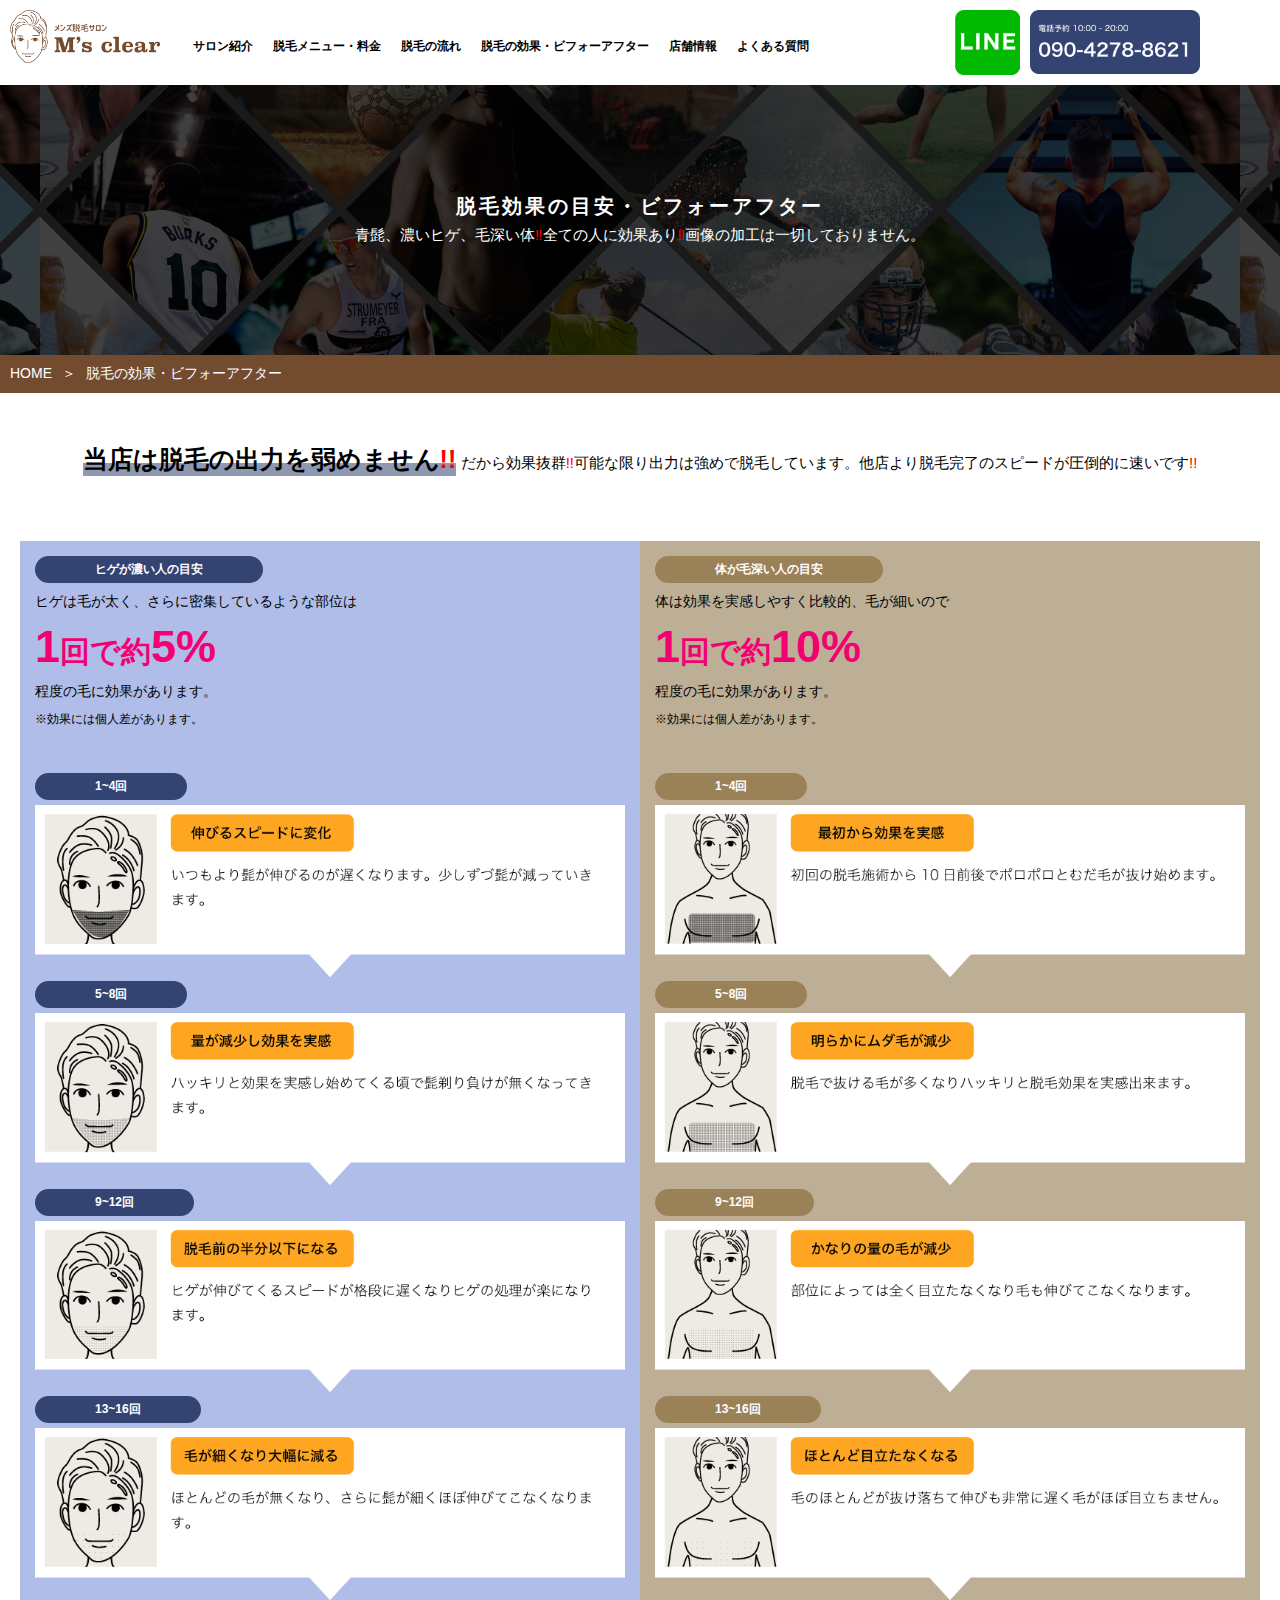
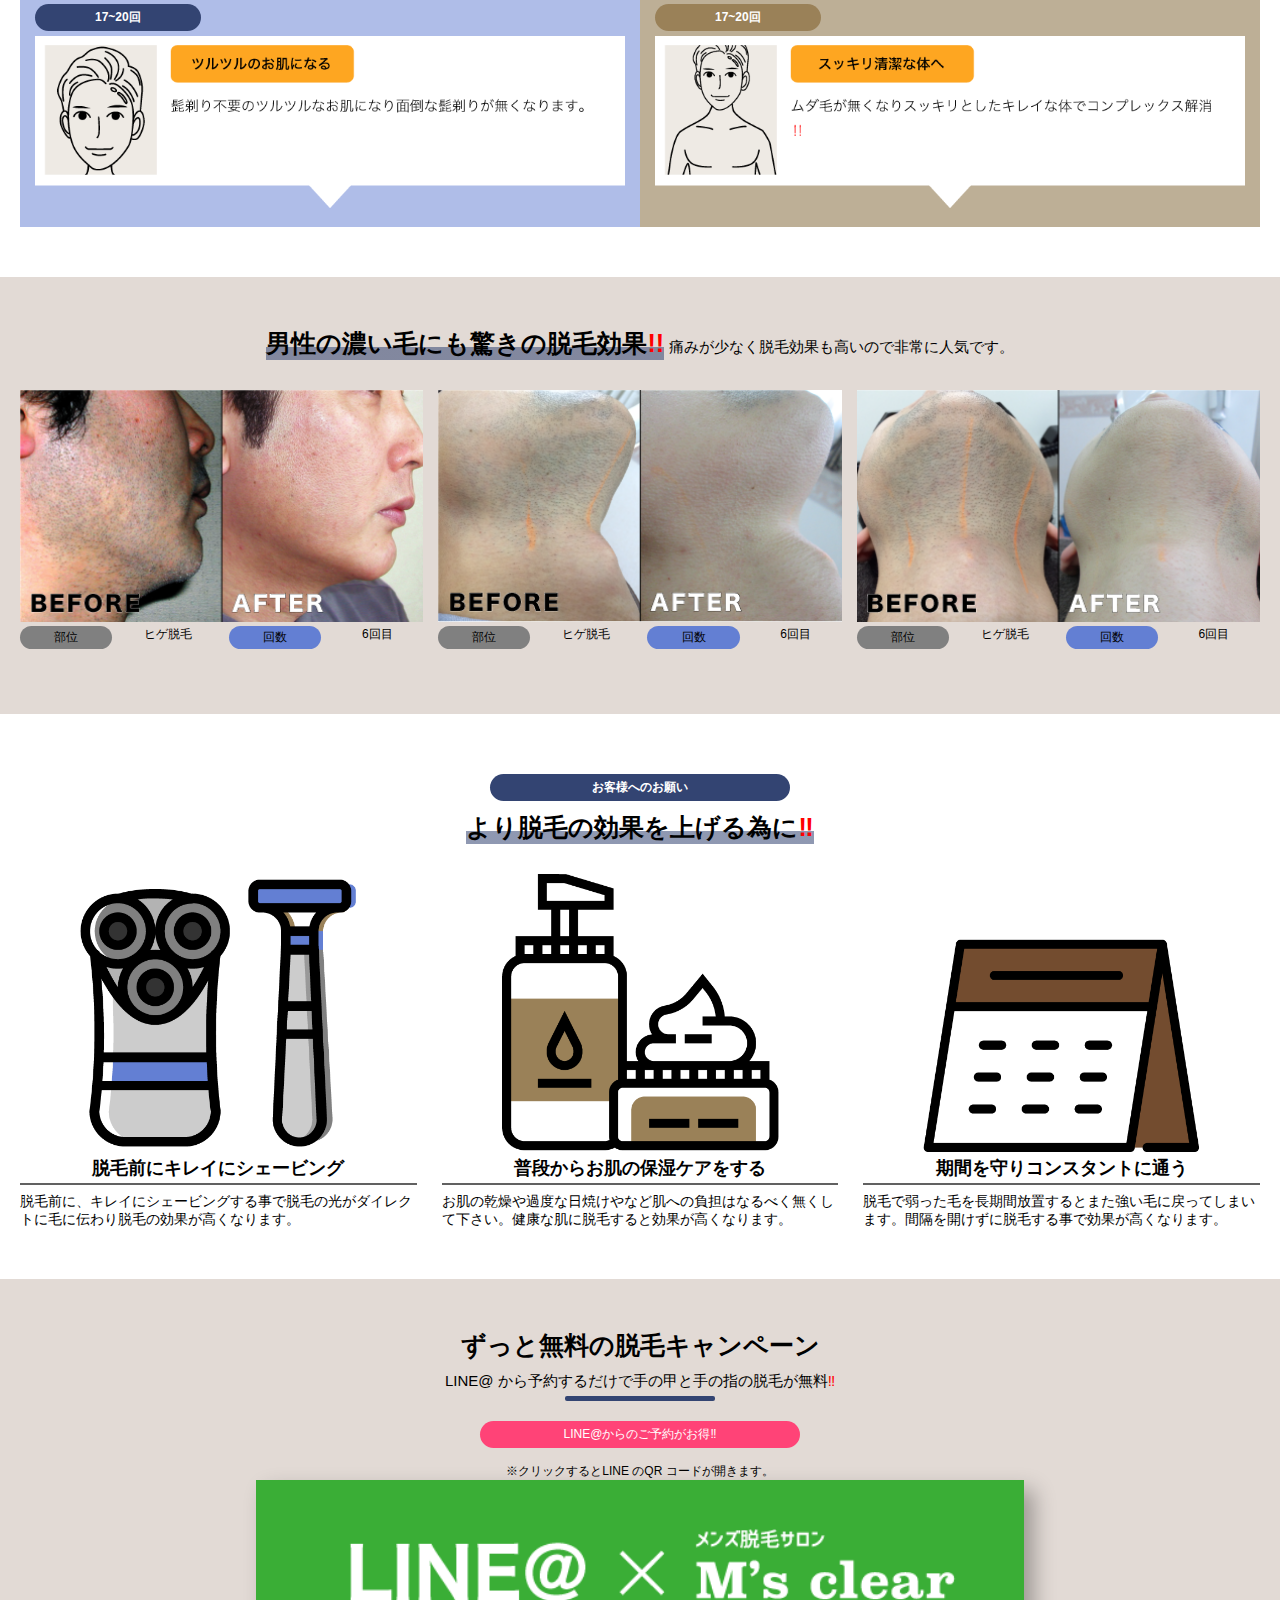
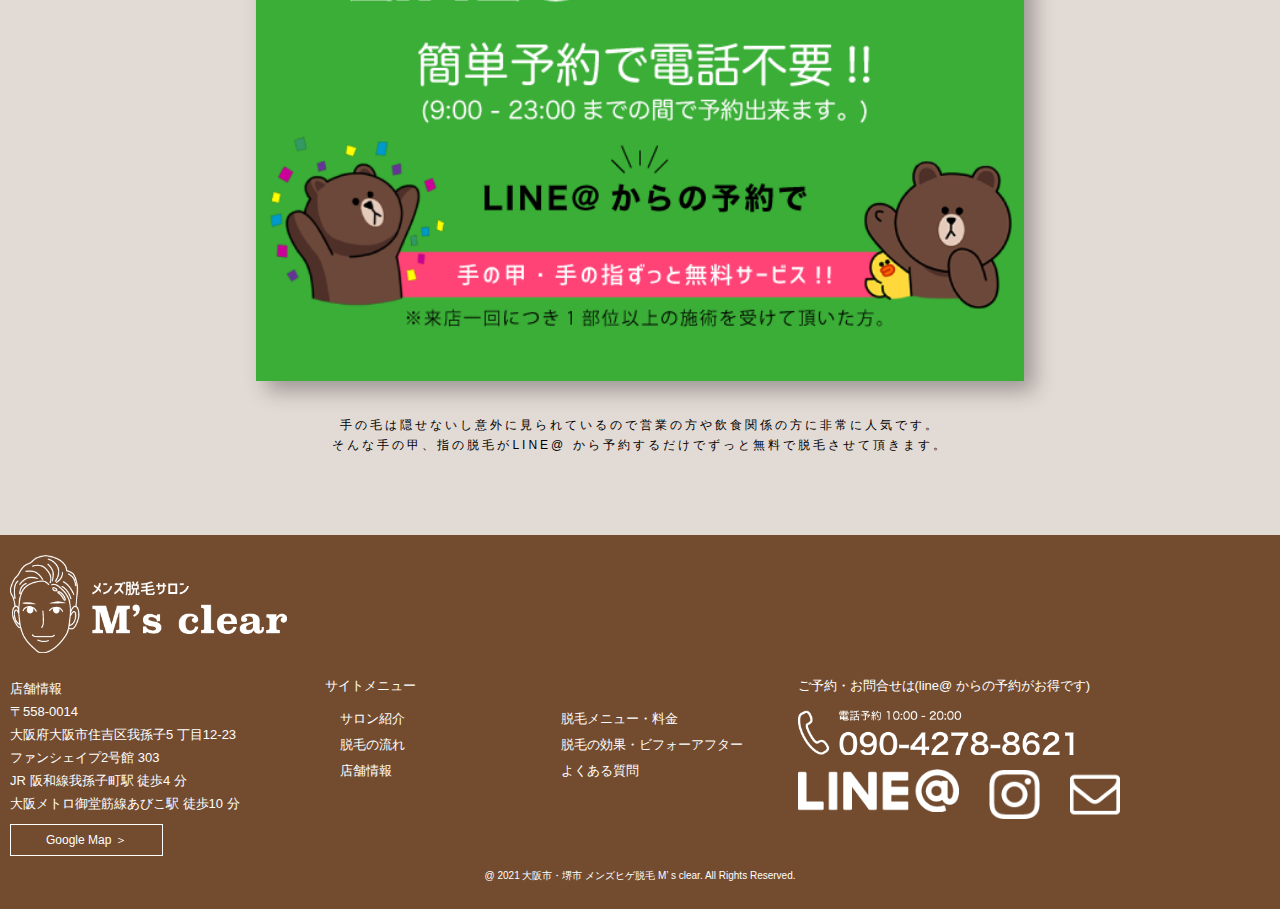
<file: effectiveness.html>
<!doctype html>
<html lang="ja">
  <head>
    <meta charset="UTF-8">
    <title>メンズ脱毛ならM's clear(エムズクリア)-大阪市・堺市トップクラスのコスパ 男の脱毛 あびこ 長居 我孫子 </title>
    <meta name="description" content="大阪市・堺市で安いメンズ脱毛、ヒゲ脱毛サロンならM's clear。大阪メトロ御堂筋線あびこ駅やJR阪和線我孫子駅も近くて便利。
                                      髭(ヒゲ)や、男性のムダ毛や毛深いVIO脱毛などでお悩みのお客様におすすめの完全予約制、完全個室で安心して脱毛して頂けます。
                                      男性の濃い毛にも痛くなく効果が高い脱毛サロンです。">
    <meta name="keywords" content="大阪,堺,脱毛,メンズ脱毛,ヒゲ脱毛,髭脱毛,vio脱毛,メンズ,男,男性,お知らせ,年末年始,,メンズ脱毛,ヒゲ脱毛,aga治療,ed治療,ツルオ,tsuruo,脱毛情報,メンズ脱毛,夏季休暇,定休日,休み,,beauty soldiers,脱毛情報,ゴールデンウイーク,定休日,休み,,脱毛love,脱毛情報,ヒゲ脱毛,髭,青髭,髭剃り,ヒゲソリ,メンズ脱毛,3回目">
    <link rel="stylesheet" href="css/style.css">
    <link rel="stylesheet" href="css/effectiveness-style.css">
    <meta name="viewport" content="width=device-width,initial-scale=1,minimum-scale=1.0,maximum-scale=1.0,user-scalable=no">
    <link rel="icon" type="image/x-icon" href="image/favicon.png">
    <link rel="apple-touch-icon" sizes="180x180" href="image/favicon.png">

    <script src="https://ajax.googleapis.com/ajax/libs/jquery/2.1.4/jquery.min.js"></script>
  </head>

  <body>
    <!-- Header -->
    <header>
      <div class="header-left">
        <a href="index.html"><img class="header-logo" src="image/header-logo.png"></a>
      </div>
      <div class="header-center">
        <ul class="header-menu">
          <li class="header-menu-item"><a href="salon_introduction.html">サロン紹介</a></li>
          <li class="header-menu-item"><a href="menu_fee.html">脱毛メニュー・料金</a></li>
          <li class="header-menu-item"><a href="flow.html">脱毛の流れ</a></li>
          <li class="header-menu-item"><a href="effectiveness.html">脱毛の効果・ビフォーアフター</a></li>
          <li class="header-menu-item"><a href="info.html">店舗情報</a></li>
          <li class="header-menu-item"><a href="question.html">よくある質問</a></li>
        </ul>
      </div>
      <div class="header-right">
        <div class="header-icons">
          <a href="https://line.me/R/ti/p/%40040hncwb"><img class="header-line-icon" src="image/header-line-icon.png"></a>
          <a href="tel:090-4278-8621"><img class="header-tel-icon" src="image/header-tel-icon.png"></a>
          <!-- Humberger -->
          <div class="hamburger">
            <span></span>
            <span></span>
            <span></span>
          </div>
          <!-- Humberger -->
        </div>
      </div>
    </header>


    <!-- Humberger -->
    <nav class="globalMenuSp">
      <ul>
        <li><a href="salon_introduction.html">サロン紹介</a></li>
        <li><a href="menu_fee.html">脱毛メニュー・料金</a></li>
        <li><a href="flow.html">脱毛の流れ</a></li>
        <li><a href="effectiveness.html">脱毛の効果・ビフォーアフター</a></li>
        <li><a href="info.html">店舗情報</a></li>
        <li><a href="question.html">よくある質問</a></li>
      </ul>
    </nav>
    <!-- Humberger -->



    <!-- Effectiveness1 Wrapper -->
    <div id="blog-title" data-brand="hatenablog">
      <div id="blog-title-inner" style="background-image: url('image/fee1-img.png'); background-position: center -326px;">
        <div id="blog-title-content">
          <h1 id="title">脱毛効果の目安・ビフォーアフター</h1>
          <h2 id="blog-description">青髭、濃いヒゲ、毛深い体<span>‼</span>全ての人に効果あり<span>‼</span>画像の加工は一切しておりません。</h2>
        </div>
      </div>
    </div>
    <div class="effectiveness1-menu">
      <a class="home" href="index.html">HOME</a>
      <p class="allow">＞</p>
      <p class="effectiveness">脱毛の効果・ビフォーアフター</p>
    </div>



    <!-- Effectiveness2 Wrapper -->
    <div class="effectiveness2-wrapper">
      <h1 class="effectiveness2-wrapper-title">当店は脱毛の出力を弱めません<span>!!</span></h1>
      <h2 class="effectiveness2-wrapper-subtitle">だから効果抜群<span>!!</span>可能な限り出力は強めで脱毛しています。他店より脱毛完了のスピードが圧倒的に速いです<span>!!</span></h2>
    </div>



    <!-- Effectiveness3 Wrapper -->
    <div class="effectiveness3-wrapper">
      <div class="effectiveness3-menu1">
        <p class="effectiveness3-title1">ヒゲが濃い人の目安</p>
        <p class="effectiveness3-subtitle">ヒゲは毛が太く、さらに密集しているような部位は</p>
        <p class="effectiveness3-text1"><span>1</span>回で約<span>5%</span></p>
        <p class="effectiveness3-text2">程度の毛に効果があります。</p>
        <p class="effectiveness3-text3">※効果には個人差があります。</p>
        <div class="effectiveness3-counts">
          <p class="effectiveness3-count1">1~4回</p>
          <img src="image/effectiveness3-img1.png" class="effectiveness3-img">
          <p class="effectiveness3-count1">5~8回</p>
          <img src="image/effectiveness3-img2.png" class="effectiveness3-img">
          <p class="effectiveness3-count1">9~12回</p>
          <img src="image/effectiveness3-img3.png" class="effectiveness3-img">
          <p class="effectiveness3-count1">13~16回</p>
          <img src="image/effectiveness3-img4.png" class="effectiveness3-img">
          <p class="effectiveness3-count1">17~20回</p>
          <img src="image/effectiveness3-img5.png" class="effectiveness3-img">
        </div>
      </div>
      <div class="effectiveness3-menu2">
        <p class="effectiveness3-title2">体が毛深い人の目安</p>
        <p class="effectiveness3-subtitle">体は効果を実感しやすく比較的、毛が細いので</p>
        <p class="effectiveness3-text1"><span>1</span>回で約<span>10%</span></p>
        <p class="effectiveness3-text2">程度の毛に効果があります。</p>
        <p class="effectiveness3-text3">※効果には個人差があります。</p>
        <div class="effectiveness3-counts">
          <p class="effectiveness3-count2">1~4回</p>
          <img src="image/effectiveness3-img6.png" class="effectiveness3-img">
          <p class="effectiveness3-count2">5~8回</p>
          <img src="image/effectiveness3-img7.png" class="effectiveness3-img">
          <p class="effectiveness3-count2">9~12回</p>
          <img src="image/effectiveness3-img8.png" class="effectiveness3-img">
          <p class="effectiveness3-count2">13~16回</p>
          <img src="image/effectiveness3-img9.png" class="effectiveness3-img">
          <p class="effectiveness3-count2">17~20回</p>
          <img src="image/effectiveness3-img10.png" class="effectiveness3-img">
        </div>
      </div>
    </div>




    <!-- Effectiveness4 Wrapper -->
    <div class="effectiveness4-wrapper">
      <h1 class="effectiveness2-wrapper-title">男性の濃い毛にも驚きの脱毛効果<span>!!</span></h1>
      <h2 class="effectiveness2-wrapper-subtitle">痛みが少なく脱毛効果も高いので非常に人気です。</h2>
      <div class="top6-menus">
        <div class="top6-menu">
          <img src="image/top6-img1.png"class="top6-img">
          <div class="top6-texts">
            <div class="top6-text">
              <p class="top6-text1">部位</p>
              <p class="top6-text2">ヒゲ脱毛</p>
            </div>
            <div class="top6-text">
              <p class="top6-text3">回数</p>
              <p class="top6-text2">6回目</p>
            </div>
          </div>
        </div>
        <div class="top6-menu">
          <img src="image/top6-img2.png" class="top6-img">
          <div class="top6-texts">
            <div class="top6-text">
              <p class="top6-text1">部位</p>
              <p class="top6-text2">ヒゲ脱毛</p>
            </div>
            <div class="top6-text">
              <p class="top6-text3">回数</p>
              <p class="top6-text2">6回目</p>
            </div>
          </div>
        </div>
        <div class="top6-menu">
          <img src="image/top6-img3.png" class="top6-img">
          <div class="top6-texts">
            <div class="top6-text">
              <p class="top6-text1">部位</p>
              <p class="top6-text2">ヒゲ脱毛</p>
            </div>
            <div class="top6-text">
              <p class="top6-text3">回数</p>
              <p class="top6-text2">6回目</p>
            </div>
          </div>
        </div>
      </div>
    </div>



    <!-- Effectiveness5 Wrapper -->
    <div class="effectiveness5-wrapper">
      <h2 class="effectiveness5-subtitle">お客様へのお願い</h2>
      <h1 class="effectiveness5-title">より脱毛の効果を上げる為に<span>‼</span></h1>
      <div class="effectiveness5-menus">
        <div class="effectiveness5-menu">
          <img src="image/effectiveness5-img1.png" class="effectiveness5-img">
          <h3 class="effectiveness5-menu-title">脱毛前にキレイにシェービング</h3>
          <p class="effectiveness5-text">
            脱毛前に、キレイにシェービングする事で脱毛の光がダイレクトに毛に伝わり脱毛の効果が高くなります。
          </p>
        </div>
        <div class="effectiveness5-menu">
          <img src="image/effectiveness5-img2.png" class="effectiveness5-img">
          <h3 class="effectiveness5-menu-title">普段からお肌の保湿ケアをする</h3>
          <p class="effectiveness5-text">
            お肌の乾燥や過度な日焼けやなど肌への負担はなるべく無くして下さい。健康な肌に脱毛すると効果が高くなります。
          </p>
        </div>
        <div class="effectiveness5-menu">
          <img src="image/effectiveness5-img3.png" class="effectiveness5-img">
          <h3 class="effectiveness5-menu-title">期間を守りコンスタントに通う</h3>
          <p class="effectiveness5-text">
            脱毛で弱った毛を長期間放置するとまた強い毛に戻ってしまいます。間隔を開けずに脱毛する事で効果が高くなります。
          </p>
        </div>
      </div>
    </div>



    <!-- Line Wrapper -->
    <div class="line-wrapper">
      <h1 class="line-wrapper-title">ずっと無料の脱毛キャンペーン</h1>
      <h2 class="line-wrapper-subtitle">LINE@ から予約するだけで手の甲と手の指の脱毛が無料<span>‼</span></h2>
      <p class="line-wrapper-sub1">LINE@からのご予約がお得‼</p>
      <p class="line-wrapper-sub2">※クリックするとLINE のQR コードが開きます。</p>
      <a href="https://line.me/R/ti/p/%40040hncwb" class="line-wrapper-link"><img src="image/line-wrapper-img.png" class="line-wrapper-img"></a>
      <p class="line-wrapper-sub3">
        手の毛は隠せないし意外に見られているので営業の方や飲食関係の方に非常に人気です。<br>
        そんな手の甲、指の脱毛がLINE@ から予約するだけでずっと無料で脱毛させて頂きます。
      </p>
    </div>
    

    <!-- Footer -->
    <footer>
      <img class="footer-logo" src="image/footer-logo.png">
      <div class="footer-main">
        <div class="footer-left">
          <p class="footer-address">
            <span>店舗情報</span><br>
            〒558-0014<br>
            大阪府大阪市住吉区我孫子5 丁目12-23<br>
            ファンシェイプ2号館 303<br>
            JR 阪和線我孫子町駅 徒歩4 分<br>
            大阪メトロ御堂筋線あびこ駅 徒歩10 分
          </p>
          <a class="googlemap-button" href="https://goo.gl/maps/UN1rC9pQnnkynV1A7">Google Map  ＞</a>
        </div>
        <div class="footer-center">
          <p class="site-menu-title">サイトメニュー</p>
          <div class="site-menu">
            <a class="site-menu-item" href="salon_introduction.html">サロン紹介</a>
            <a class="site-menu-item" href="menu_fee.html">脱毛メニュー・料金</a>
            <a class="site-menu-item" href="flow.html">脱毛の流れ</a>
            <a class="site-menu-item" href="effectiveness.html">脱毛の効果・ビフォーアフター</a>
            <a class="site-menu-item" href="info.html">店舗情報</a>
            <a class="site-menu-item" href="question.html">よくある質問</a>
          </div>
        </div>
        <div class="footer-right">
          <p class="yoyaku-sns-title">ご予約・お問合せは(line@ からの予約がお得です)</p>
          <a href="tel:090-4278-8621"><img class="footer-tel-icon" src="image/footer-tel-icon.png"></a>
          <div class="sns-icons">
            <a class="sns-icon" href="https://line.me/R/ti/p/%40040hncwb"><img src="image/footer-line-icon.png"></a>
            <a class="sns-icon" href="#"><img src="image/footer-insta-icon.png"></a>
            <a class="sns-icon" href="mailto:ms.clear2021@gmail.com"><img src="image/footer-mail-icon.png"></a>
          </div>
        </div>
      </div>
      <p class="copyright">@ 2021 大阪市・堺市 メンズヒゲ脱毛 M’ s clear. All Rights Reserved.</p>
    </footer>

    <script src="js/script.js"></script>
  </body>
</html>
</file>
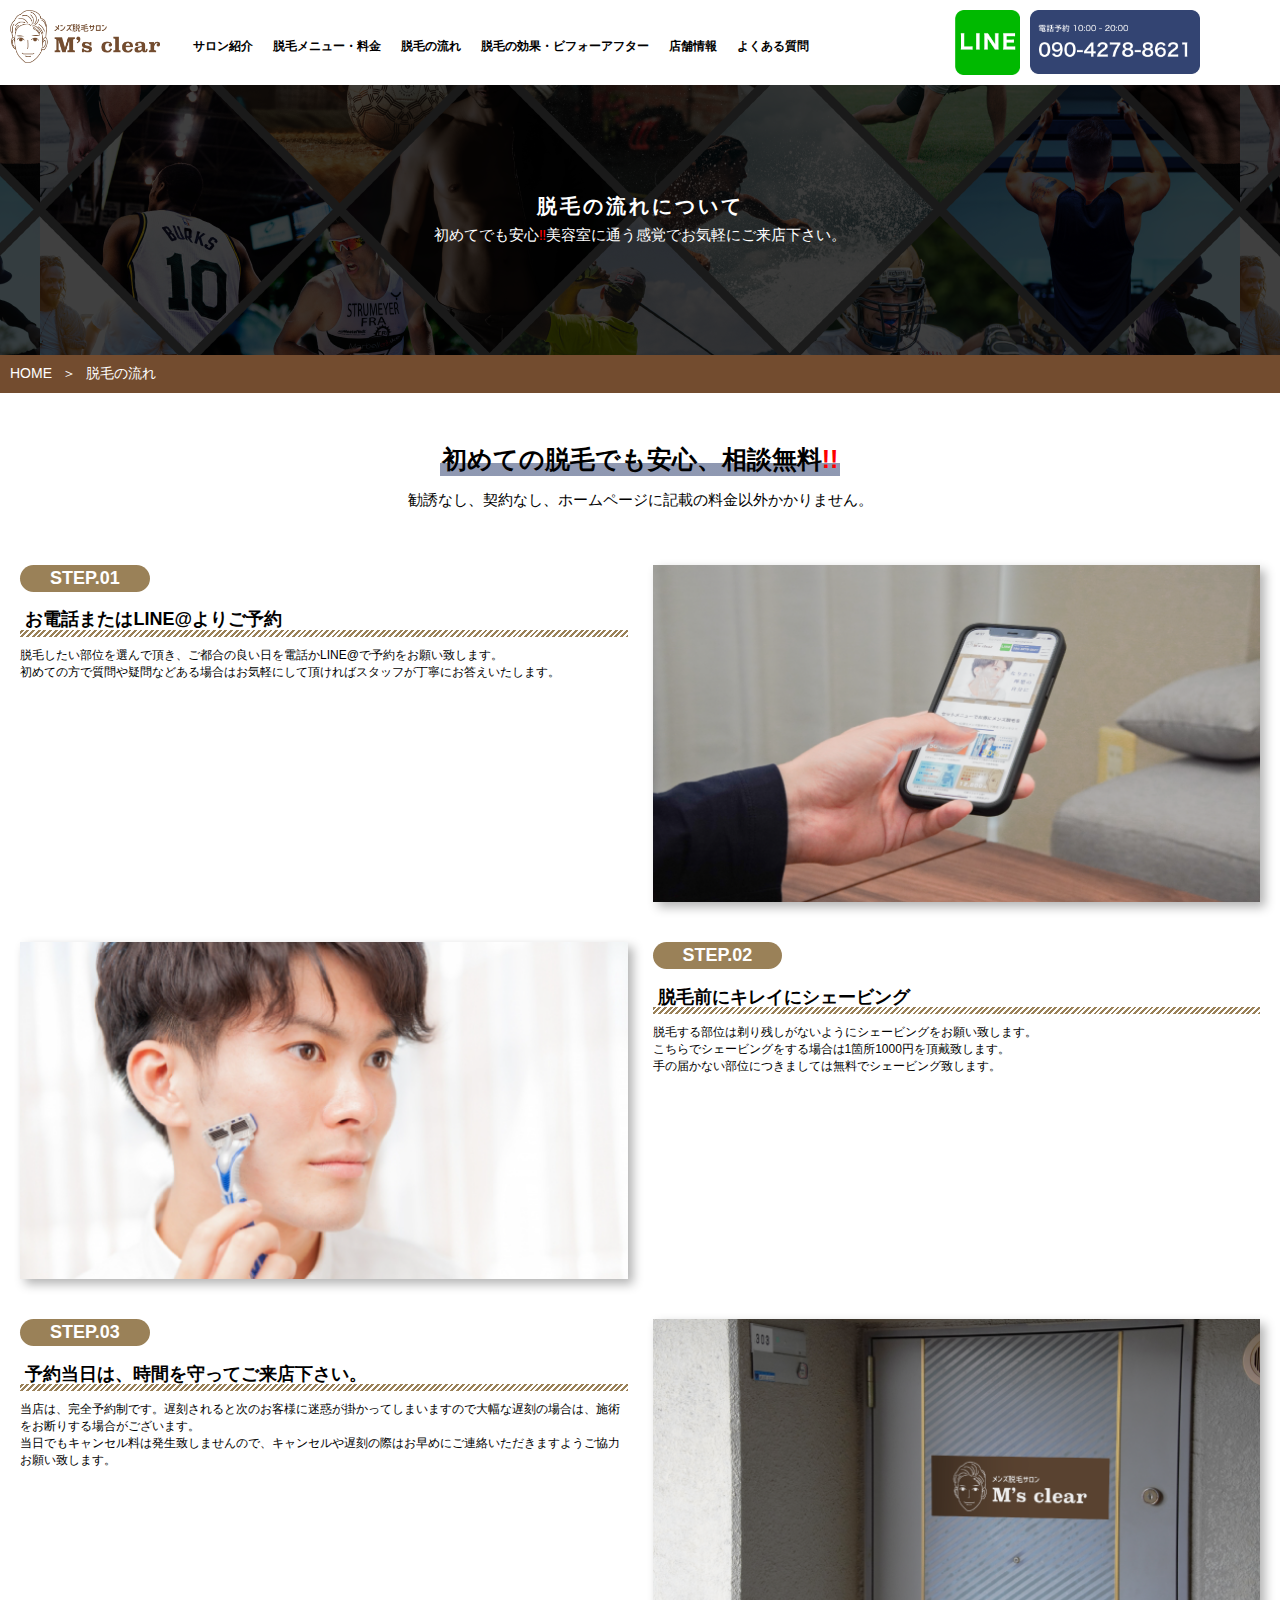
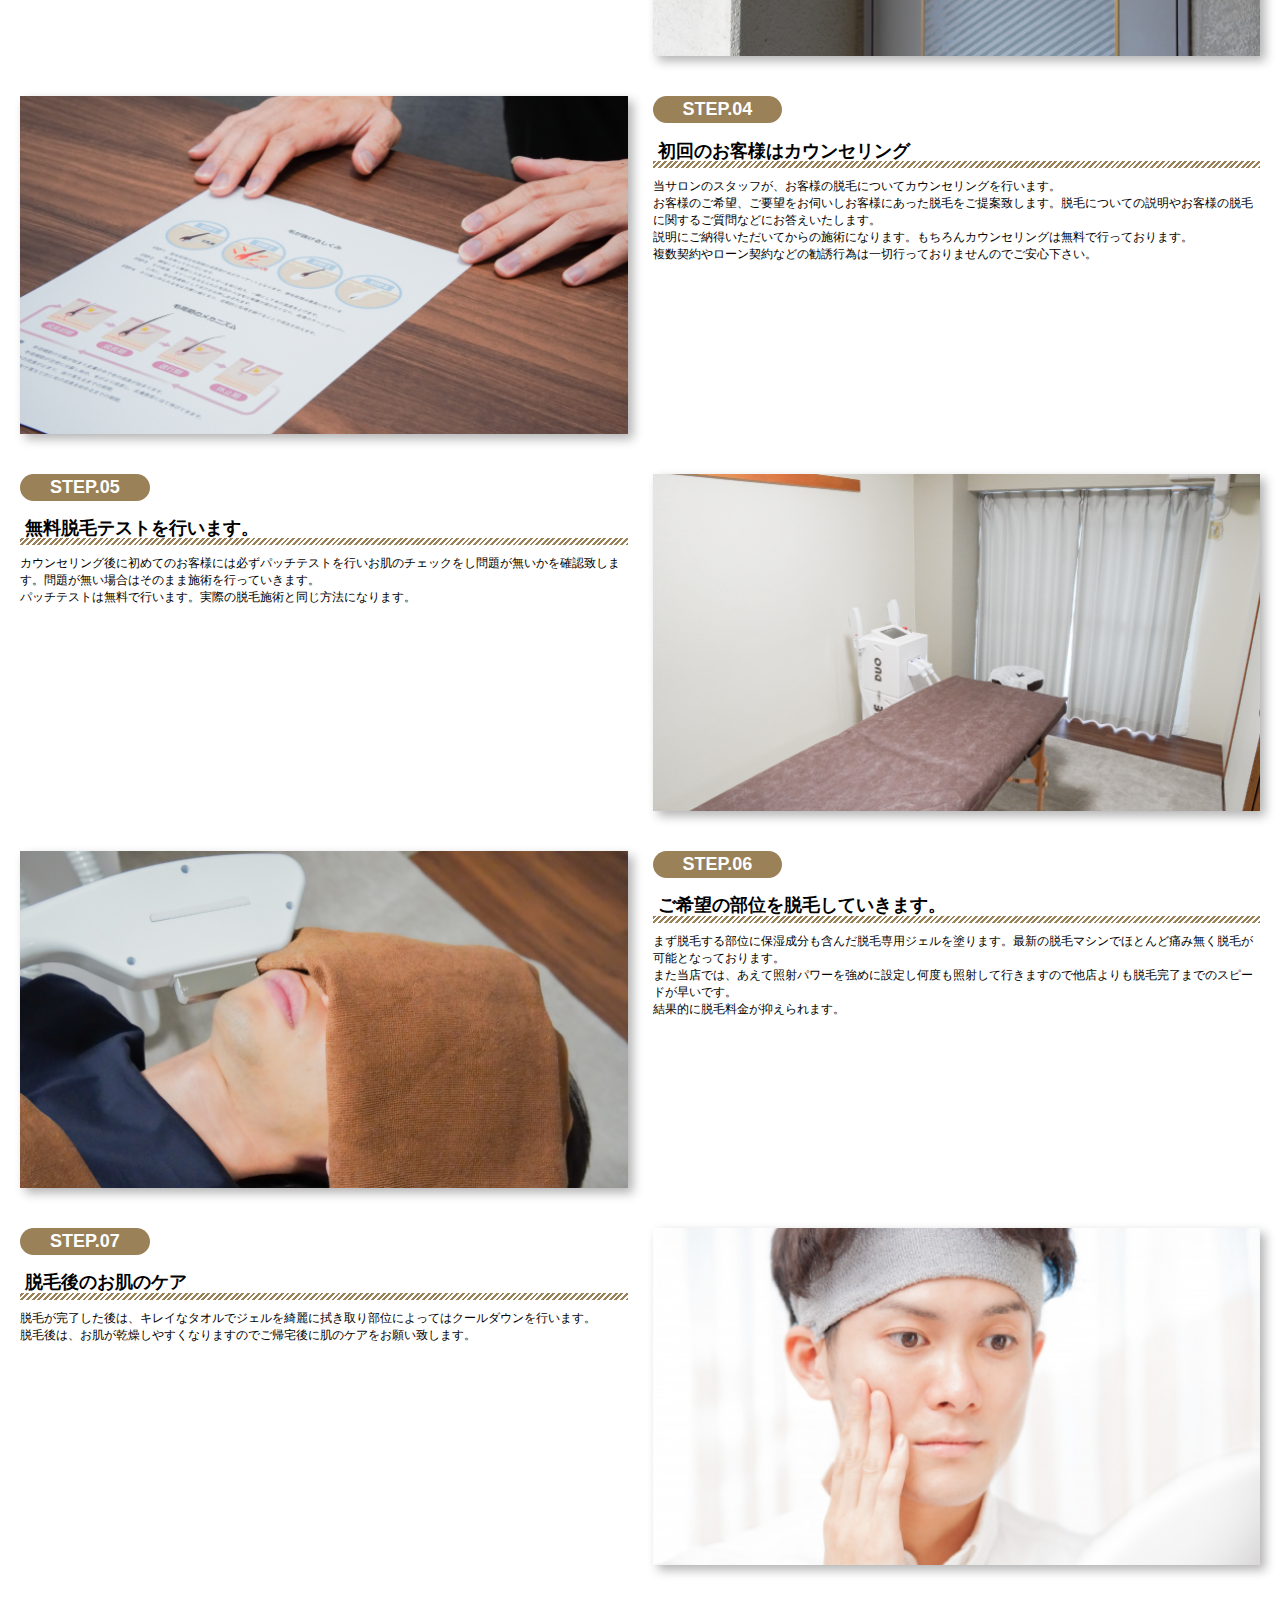
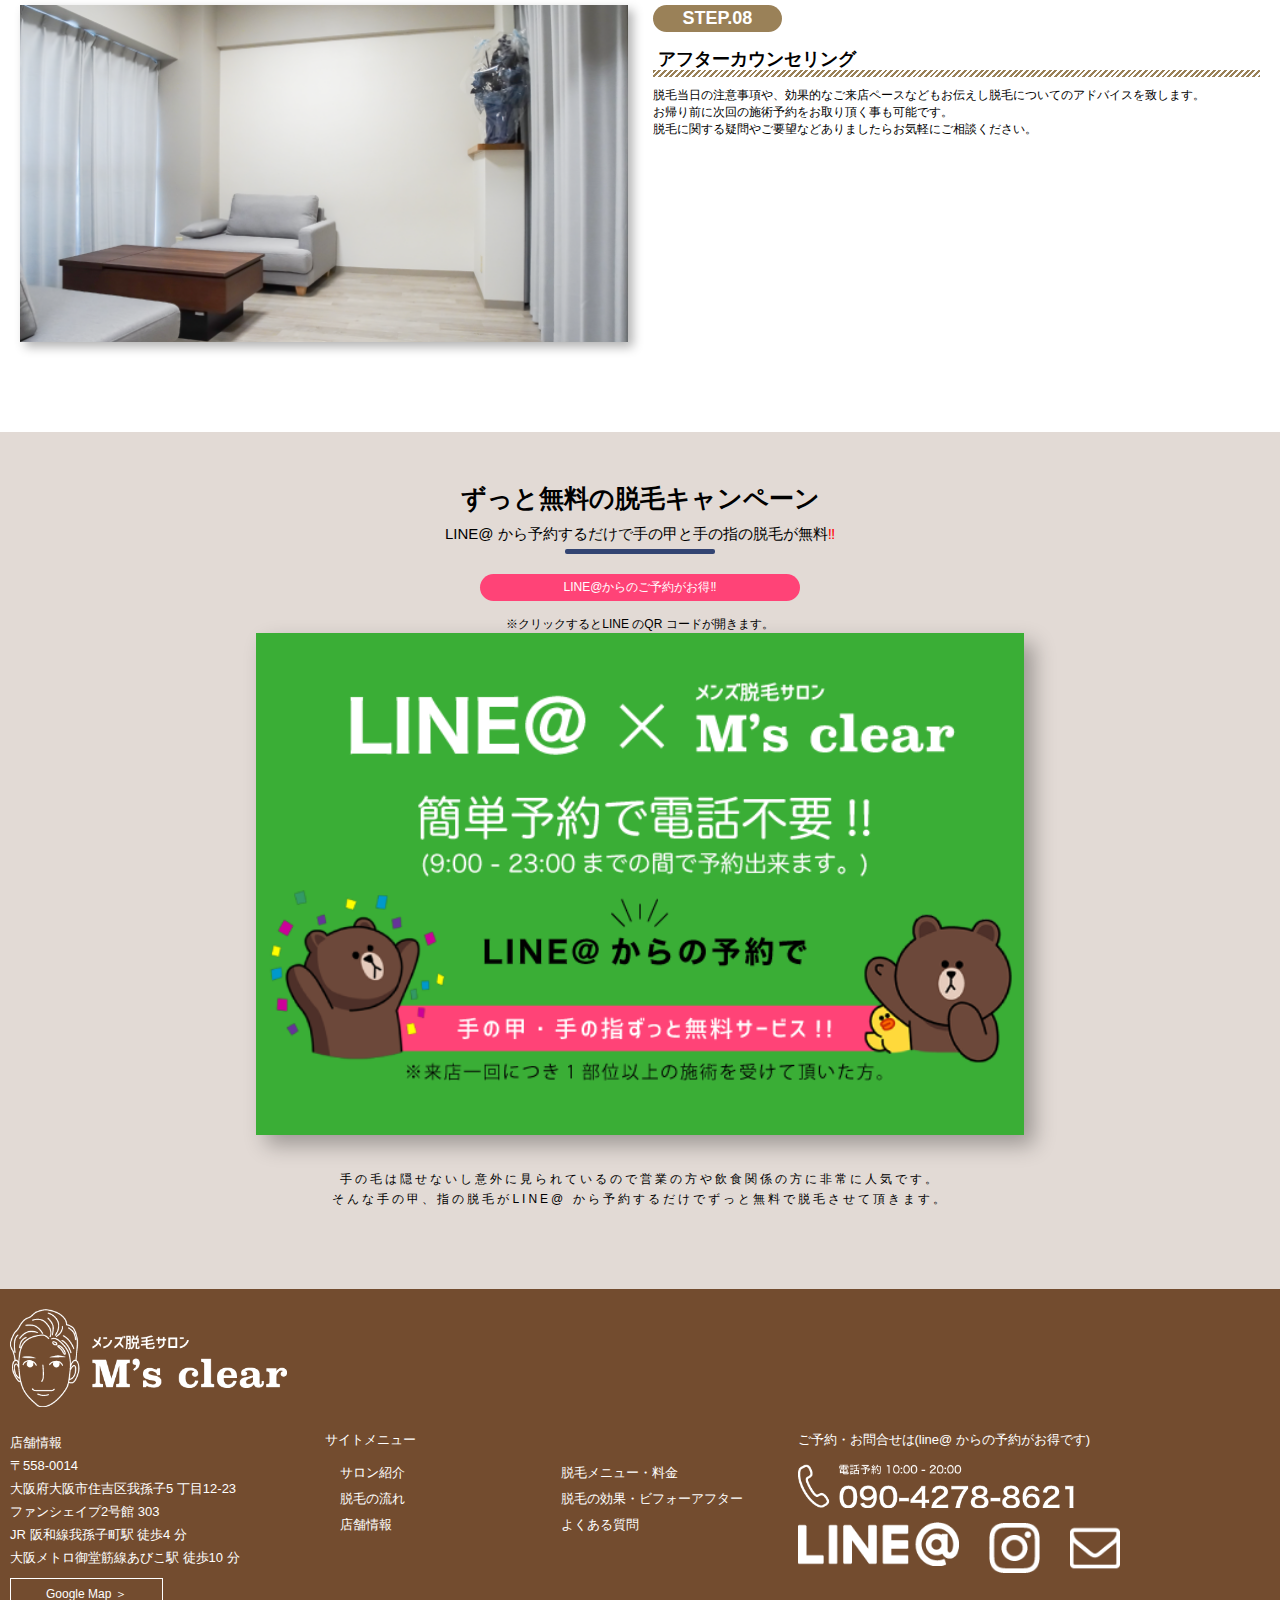
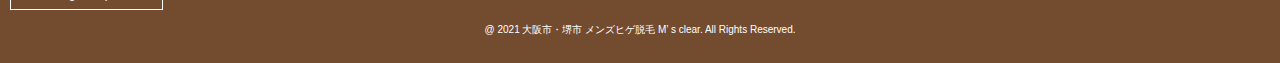
<file: flow.html>
<!doctype html>
<html lang="ja">
  <head>
    <meta charset="UTF-8">
    <title>メンズ脱毛ならM's clear(エムズクリア)-大阪市・堺市トップクラスのコスパ 男の脱毛 あびこ 長居 我孫子 </title>
    <meta name="description" content="大阪市・堺市で安いメンズ脱毛、ヒゲ脱毛サロンならM's clear。大阪メトロ御堂筋線あびこ駅やJR阪和線我孫子駅も近くて便利。
                                      髭(ヒゲ)や、男性のムダ毛や毛深いVIO脱毛などでお悩みのお客様におすすめの完全予約制、完全個室で安心して脱毛して頂けます。
                                      男性の濃い毛にも痛くなく効果が高い脱毛サロンです。">
    <meta name="keywords" content="大阪,堺,脱毛,メンズ脱毛,ヒゲ脱毛,髭脱毛,vio脱毛,メンズ,男,男性,お知らせ,年末年始,,メンズ脱毛,ヒゲ脱毛,aga治療,ed治療,ツルオ,tsuruo,脱毛情報,メンズ脱毛,夏季休暇,定休日,休み,,beauty soldiers,脱毛情報,ゴールデンウイーク,定休日,休み,,脱毛love,脱毛情報,ヒゲ脱毛,髭,青髭,髭剃り,ヒゲソリ,メンズ脱毛,3回目">
    <link rel="stylesheet" href="css/style.css">
    <link rel="stylesheet" href="css/flow-style.css">
    <meta name="viewport" content="width=device-width,initial-scale=1,minimum-scale=1.0,maximum-scale=1.0,user-scalable=no">
    <link rel="icon" type="image/x-icon" href="image/favicon.png">
    <link rel="apple-touch-icon" sizes="180x180" href="image/favicon.png">

    <script src="https://ajax.googleapis.com/ajax/libs/jquery/2.1.4/jquery.min.js"></script>
  </head>

  <body>
    <!-- Header -->
    <header>
      <div class="header-left">
        <a href="index.html"><img class="header-logo" src="image/header-logo.png"></a>
      </div>
      <div class="header-center">
        <ul class="header-menu">
          <li class="header-menu-item"><a href="salon_introduction.html">サロン紹介</a></li>
          <li class="header-menu-item"><a href="menu_fee.html">脱毛メニュー・料金</a></li>
          <li class="header-menu-item"><a href="flow.html">脱毛の流れ</a></li>
          <li class="header-menu-item"><a href="effectiveness.html">脱毛の効果・ビフォーアフター</a></li>
          <li class="header-menu-item"><a href="info.html">店舗情報</a></li>
          <li class="header-menu-item"><a href="question.html">よくある質問</a></li>
        </ul>
      </div>
      <div class="header-right">
        <div class="header-icons">
          <a href="https://line.me/R/ti/p/%40040hncwb"><img class="header-line-icon" src="image/header-line-icon.png"></a>
          <a href="tel:090-4278-8621"><img class="header-tel-icon" src="image/header-tel-icon.png"></a>
          <!-- Humberger -->
          <div class="hamburger">
            <span></span>
            <span></span>
            <span></span>
          </div>
          <!-- Humberger -->
        </div>
      </div>
    </header>


    <!-- Humberger -->
    <nav class="globalMenuSp">
      <ul>
        <li><a href="salon_introduction.html">サロン紹介</a></li>
        <li><a href="menu_fee.html">脱毛メニュー・料金</a></li>
        <li><a href="flow.html">脱毛の流れ</a></li>
        <li><a href="effectiveness.html">脱毛の効果・ビフォーアフター</a></li>
        <li><a href="info.html">店舗情報</a></li>
        <li><a href="question.html">よくある質問</a></li>
      </ul>
    </nav>
    <!-- Humberger -->


    <!-- Flow1 Wrapper -->
    <div id="blog-title" data-brand="hatenablog">
      <div id="blog-title-inner" style="background-image: url('image/fee1-img.png'); background-position: center -326px;">
        <div id="blog-title-content">
          <h1 id="title">脱毛の流れについて</h1>
          <h2 id="blog-description">初めてでも安心<span>‼</span>美容室に通う感覚でお気軽にご来店下さい。</h2>
        </div>
      </div>
    </div>
    <div class="flow1-menu">
      <a class="home" href="index.html">HOME</a>
      <p class="allow">＞</p>
      <p class="flow">脱毛の流れ</p>
    </div>



    <!-- Flow2 Wrapper -->
    <div class="flow2-wrapper">
      <h1 class="flow2-wrapper-title">初めての脱毛でも安心、相談無料<span>!!</span></h1>
      <h2 class="flow2-wrapper-subtitle">勧誘なし、契約なし、ホームページに記載の料金以外かかりません。</h2>
    </div>

    

    <!-- Flow3 Wrapper -->
    <div class="flow3-wrapper">
      <div class="flow3-flow">
        <div class="flow3-texts">
          <p class="flow3-step">STEP.01</p>
          <h3 class="flow3-title">お電話またはLINE@よりご予約</h3>
          <p class="flow3-text">
            脱毛したい部位を選んで頂き、ご都合の良い日を電話かLINE@で予約をお願い致します。<br>
            初めての方で質問や疑問などある場合はお気軽にして頂ければスタッフが丁寧にお答えいたします。
          </p>
        </div>
        <img src="image/flow2-img1.png" class="flow3-img">
      </div>
      <div class="flow3-flow">
        <img src="image/flow2-img2.png" class="flow3-img">
        <div class="flow3-texts">
          <p class="flow3-step">STEP.02</p>
          <h3 class="flow3-title">脱毛前にキレイにシェービング</h3>
          <p class="flow3-text">
            脱毛する部位は剃り残しがないようにシェービングをお願い致します。<br>
            こちらでシェービングをする場合は1箇所1000円を頂戴致します。<br>
            手の届かない部位につきましては無料でシェービング致します。
          </p>
        </div>
      </div>
      <div class="flow3-flow">
        <div class="flow3-texts">
          <p class="flow3-step">STEP.03</p>
          <h3 class="flow3-title">予約当日は、時間を守ってご来店下さい。</h3>
          <p class="flow3-text">
            当店は、完全予約制です。遅刻されると次のお客様に迷惑が掛かってしまいますので大幅な遅刻の場合は、施術をお断りする場合がございます。<br>
            当日でもキャンセル料は発生致しませんので、キャンセルや遅刻の際はお早めにご連絡いただきますようご協力お願い致します。
          </p>
        </div>
        <img src="image/flow2-img3.png" class="flow3-img">
      </div>
      <div class="flow3-flow">
        <img src="image/flow2-img4.png" class="flow3-img">
        <div class="flow3-texts">
          <p class="flow3-step">STEP.04</p>
          <h3 class="flow3-title">初回のお客様はカウンセリング</h3>
          <p class="flow3-text">
            当サロンのスタッフが、お客様の脱毛についてカウンセリングを行います。<br>
            お客様のご希望、ご要望をお伺いしお客様にあった脱毛をご提案致します。脱毛についての説明やお客様の脱毛に関するご質問などにお答えいたします。<br>
            説明にご納得いただいてからの施術になります。もちろんカウンセリングは無料で行っております。<br>
            複数契約やローン契約などの勧誘行為は一切行っておりませんのでご安心下さい。
          </p>
        </div>
      </div>
      <div class="flow3-flow">
        <div class="flow3-texts">
          <p class="flow3-step">STEP.05</p>
          <h3 class="flow3-title">無料脱毛テストを行います。</h3>
          <p class="flow3-text">
            カウンセリング後に初めてのお客様には必ずパッチテストを行いお肌のチェックをし問題が無いかを確認致します。問題が無い場合はそのまま施術を行っていきます。<br>
            パッチテストは無料で行います。実際の脱毛施術と同じ方法になります。
          </p>
        </div>
        <img src="image/flow2-img5.png" class="flow3-img">
      </div>
      <div class="flow3-flow">
        <img src="image/flow2-img6.png" class="flow3-img">
        <div class="flow3-texts">
          <p class="flow3-step">STEP.06</p>
          <h3 class="flow3-title">ご希望の部位を脱毛していきます。</h3>
          <p class="flow3-text">
            まず脱毛する部位に保湿成分も含んだ脱毛専用ジェルを塗ります。最新の脱毛マシンでほとんど痛み無く脱毛が可能となっております。<br>
            また当店では、あえて照射パワーを強めに設定し何度も照射して行きますので他店よりも脱毛完了までのスピードが早いです。<br>
            結果的に脱毛料金が抑えられます。
          </p>
        </div>
      </div>
      <div class="flow3-flow">
        <div class="flow3-texts">
          <p class="flow3-step">STEP.07</p>
          <h3 class="flow3-title">脱毛後のお肌のケア</h3>
          <p class="flow3-text">
            脱毛が完了した後は、キレイなタオルでジェルを綺麗に拭き取り部位によってはクールダウンを行います。<br>
            脱毛後は、お肌が乾燥しやすくなりますのでご帰宅後に肌のケアをお願い致します。
          </p>
        </div>
        <img src="image/flow2-img7.png" class="flow3-img">
      </div>
      <div class="flow3-flow">
        <img src="image/flow2-img8.png" class="flow3-img">
        <div class="flow3-texts">
          <p class="flow3-step">STEP.08</p>
          <h3 class="flow3-title">アフターカウンセリング</h3>
          <p class="flow3-text">
            脱毛当日の注意事項や、効果的なご来店ペースなどもお伝えし脱毛についてのアドバイスを致します。<br>
            お帰り前に次回の施術予約をお取り頂く事も可能です。<br>
            脱毛に関する疑問やご要望などありましたらお気軽にご相談ください。
          </p>
        </div>
      </div>
    </div>




    <!-- Line Wrapper -->
    <div class="line-wrapper">
      <h1 class="line-wrapper-title">ずっと無料の脱毛キャンペーン</h1>
      <h2 class="line-wrapper-subtitle">LINE@ から予約するだけで手の甲と手の指の脱毛が無料<span>‼</span></h2>
      <p class="line-wrapper-sub1">LINE@からのご予約がお得‼</p>
      <p class="line-wrapper-sub2">※クリックするとLINE のQR コードが開きます。</p>
      <a href="https://line.me/R/ti/p/%40040hncwb" class="line-wrapper-link"><img src="image/line-wrapper-img.png" class="line-wrapper-img"></a>
      <p class="line-wrapper-sub3">
        手の毛は隠せないし意外に見られているので営業の方や飲食関係の方に非常に人気です。<br>
        そんな手の甲、指の脱毛がLINE@ から予約するだけでずっと無料で脱毛させて頂きます。
      </p>
    </div>
    

    <!-- Footer -->
    <footer>
      <img class="footer-logo" src="image/footer-logo.png">
      <div class="footer-main">
        <div class="footer-left">
          <p class="footer-address">
            <span>店舗情報</span><br>
            〒558-0014<br>
            大阪府大阪市住吉区我孫子5 丁目12-23<br>
            ファンシェイプ2号館 303<br>
            JR 阪和線我孫子町駅 徒歩4 分<br>
            大阪メトロ御堂筋線あびこ駅 徒歩10 分
          </p>
          <a class="googlemap-button" href="https://goo.gl/maps/UN1rC9pQnnkynV1A7">Google Map  ＞</a>
        </div>
        <div class="footer-center">
          <p class="site-menu-title">サイトメニュー</p>
          <div class="site-menu">
            <a class="site-menu-item" href="salon_introduction.html">サロン紹介</a>
            <a class="site-menu-item" href="menu_fee.html">脱毛メニュー・料金</a>
            <a class="site-menu-item" href="flow.html">脱毛の流れ</a>
            <a class="site-menu-item" href="effectiveness.html">脱毛の効果・ビフォーアフター</a>
            <a class="site-menu-item" href="info.html">店舗情報</a>
            <a class="site-menu-item" href="question.html">よくある質問</a>
          </div>
        </div>
        <div class="footer-right">
          <p class="yoyaku-sns-title">ご予約・お問合せは(line@ からの予約がお得です)</p>
          <a href="tel:090-4278-8621"><img class="footer-tel-icon" src="image/footer-tel-icon.png"></a>
          <div class="sns-icons">
            <a class="sns-icon" href="https://line.me/R/ti/p/%40040hncwb"><img src="image/footer-line-icon.png"></a>
            <a class="sns-icon" href="#"><img src="image/footer-insta-icon.png"></a>
            <a class="sns-icon" href="mailto:ms.clear2021@gmail.com"><img src="image/footer-mail-icon.png"></a>
          </div>
        </div>
      </div>
      <p class="copyright">@ 2021 大阪市・堺市 メンズヒゲ脱毛 M’ s clear. All Rights Reserved.</p>
    </footer>

    <script src="js/script.js"></script>
  </body>
</html>
</file>
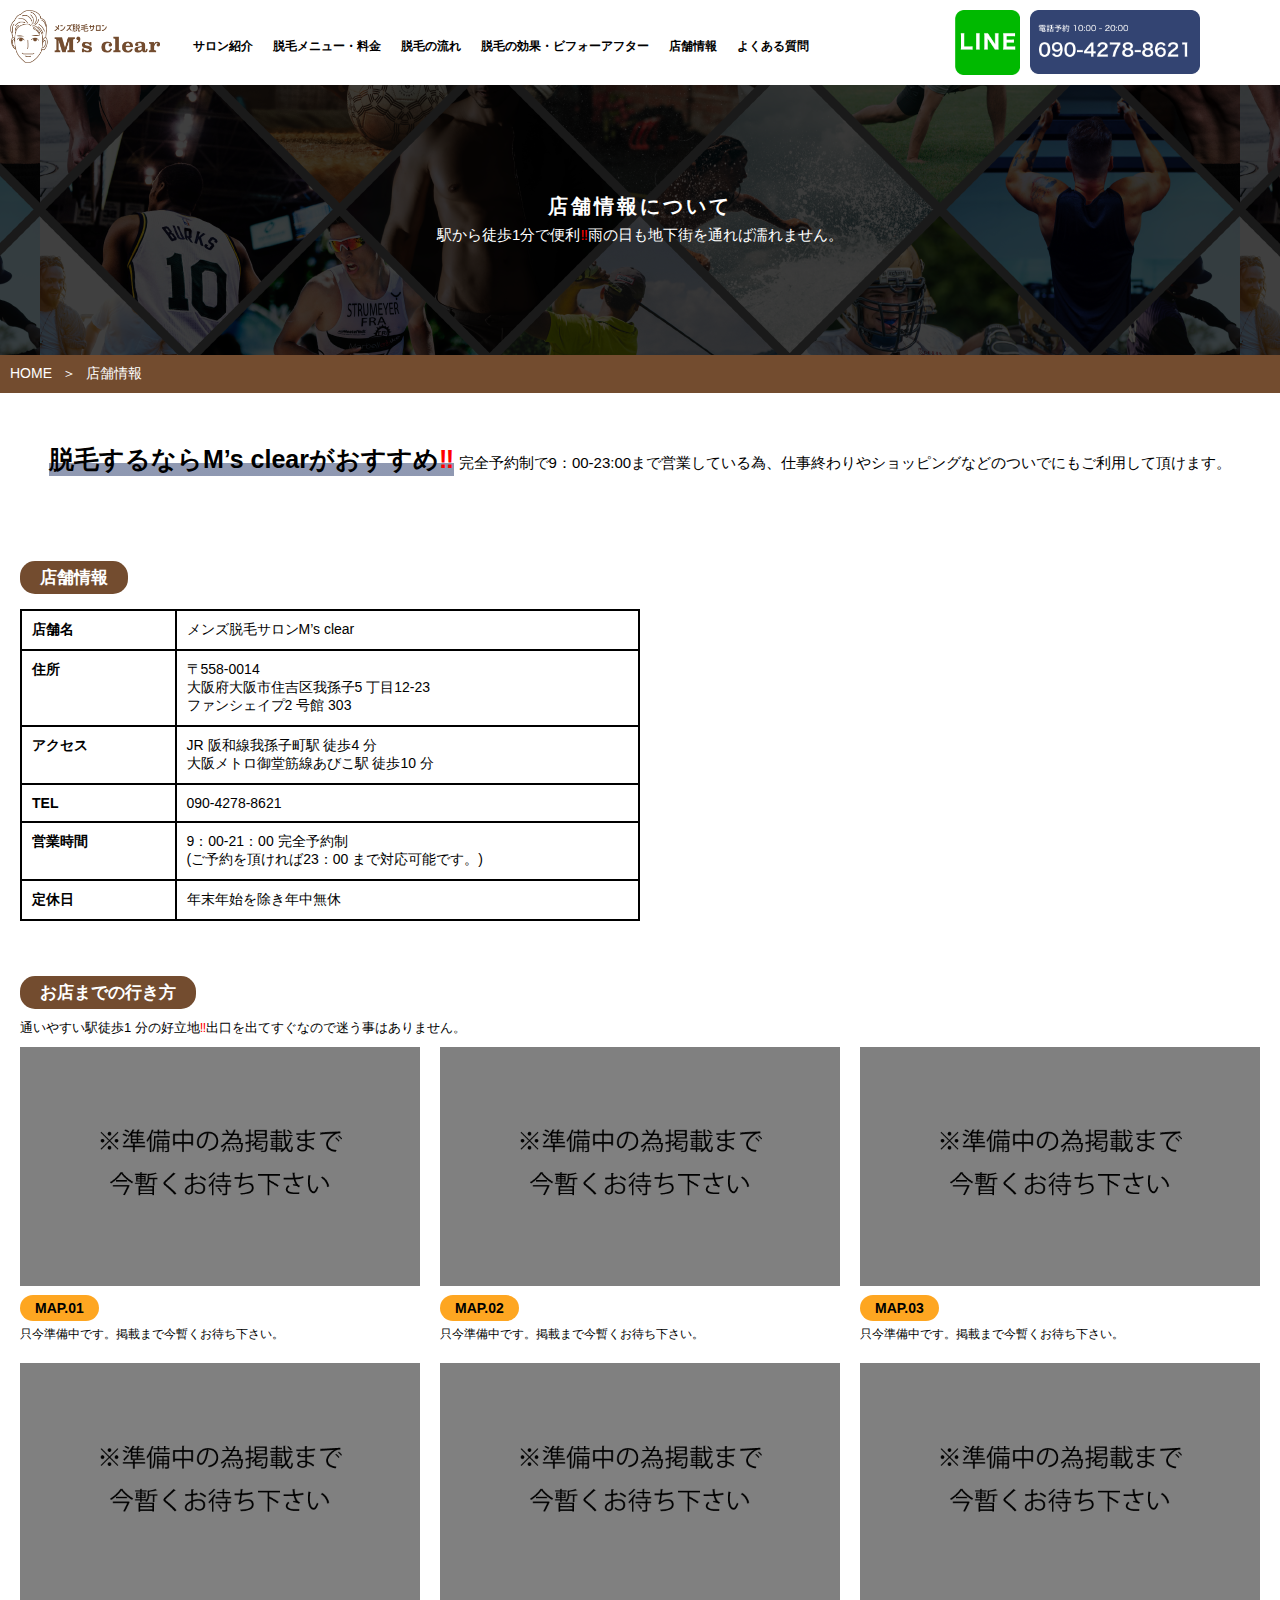
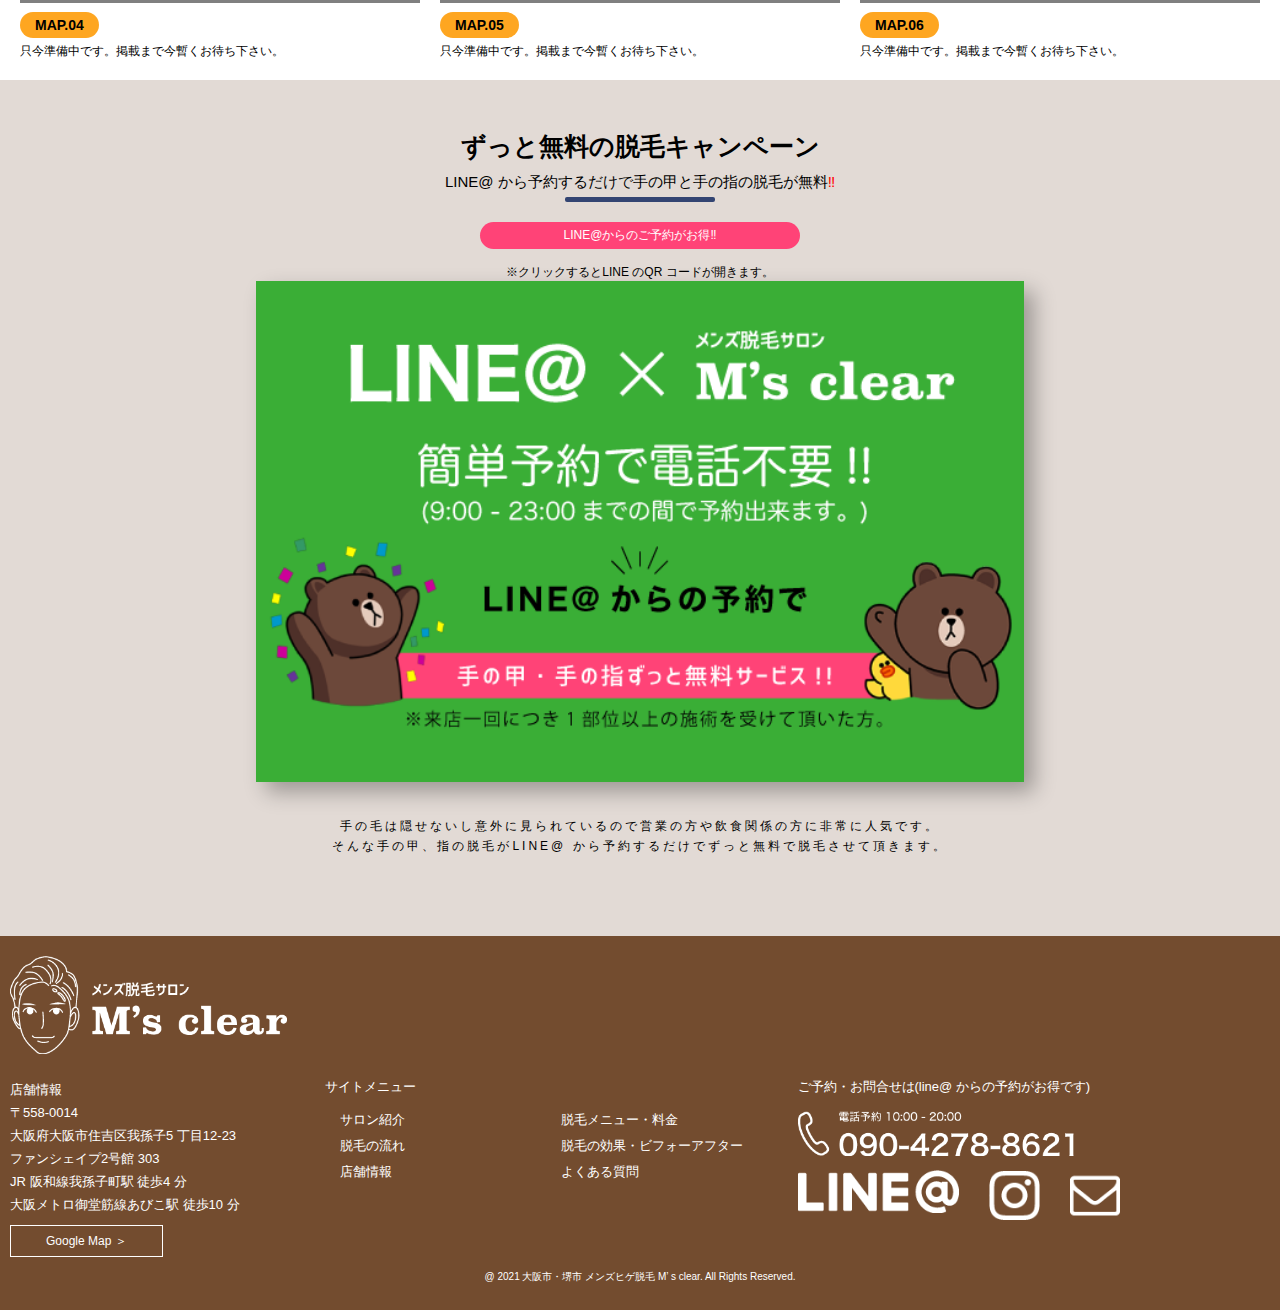
<file: info.html>
<!doctype html>
<html lang="ja">
  <head>
    <meta charset="UTF-8">
    <title>メンズ脱毛ならM's clear(エムズクリア)-大阪市・堺市トップクラスのコスパ 男の脱毛 あびこ 長居 我孫子 </title>
    <meta name="description" content="大阪市・堺市で安いメンズ脱毛、ヒゲ脱毛サロンならM's clear。大阪メトロ御堂筋線あびこ駅やJR阪和線我孫子駅も近くて便利。
                                      髭(ヒゲ)や、男性のムダ毛や毛深いVIO脱毛などでお悩みのお客様におすすめの完全予約制、完全個室で安心して脱毛して頂けます。
                                      男性の濃い毛にも痛くなく効果が高い脱毛サロンです。">
    <meta name="keywords" content="大阪,堺,脱毛,メンズ脱毛,ヒゲ脱毛,髭脱毛,vio脱毛,メンズ,男,男性,お知らせ,年末年始,,メンズ脱毛,ヒゲ脱毛,aga治療,ed治療,ツルオ,tsuruo,脱毛情報,メンズ脱毛,夏季休暇,定休日,休み,,beauty soldiers,脱毛情報,ゴールデンウイーク,定休日,休み,,脱毛love,脱毛情報,ヒゲ脱毛,髭,青髭,髭剃り,ヒゲソリ,メンズ脱毛,3回目">
    <link rel="stylesheet" href="css/style.css">
    <link rel="stylesheet" href="css/info-style.css">
    <meta name="viewport" content="width=device-width,initial-scale=1,minimum-scale=1.0,maximum-scale=1.0,user-scalable=no">
    <link rel="icon" type="image/x-icon" href="image/favicon.png">
    <link rel="apple-touch-icon" sizes="180x180" href="image/favicon.png">

    <script src="https://ajax.googleapis.com/ajax/libs/jquery/2.1.4/jquery.min.js"></script>
  </head>

  <body>
    <!-- Header -->
    <header>
      <div class="header-left">
        <a href="index.html"><img class="header-logo" src="image/header-logo.png"></a>
      </div>
      <div class="header-center">
        <ul class="header-menu">
          <li class="header-menu-item"><a href="salon_introduction.html">サロン紹介</a></li>
          <li class="header-menu-item"><a href="menu_fee.html">脱毛メニュー・料金</a></li>
          <li class="header-menu-item"><a href="flow.html">脱毛の流れ</a></li>
          <li class="header-menu-item"><a href="effectiveness.html">脱毛の効果・ビフォーアフター</a></li>
          <li class="header-menu-item"><a href="info.html">店舗情報</a></li>
          <li class="header-menu-item"><a href="question.html">よくある質問</a></li>
        </ul>
      </div>
      <div class="header-right">
        <div class="header-icons">
          <a href="https://line.me/R/ti/p/%40040hncwb"><img class="header-line-icon" src="image/header-line-icon.png"></a>
          <a href="tel:090-4278-8621"><img class="header-tel-icon" src="image/header-tel-icon.png"></a>
          <!-- Humberger -->
          <div class="hamburger">
            <span></span>
            <span></span>
            <span></span>
          </div>
          <!-- Humberger -->
        </div>
      </div>
    </header>


    <!-- Humberger -->
    <nav class="globalMenuSp">
      <ul>
        <li><a href="salon_introduction.html">サロン紹介</a></li>
        <li><a href="menu_fee.html">脱毛メニュー・料金</a></li>
        <li><a href="flow.html">脱毛の流れ</a></li>
        <li><a href="effectiveness.html">脱毛の効果・ビフォーアフター</a></li>
        <li><a href="info.html">店舗情報</a></li>
        <li><a href="question.html">よくある質問</a></li>
      </ul>
    </nav>
    <!-- Humberger -->



    <!-- Info1 Wrapper -->
    <div id="blog-title" data-brand="hatenablog">
      <div id="blog-title-inner" style="background-image: url('image/fee1-img.png'); background-position: center -326px;">
        <div id="blog-title-content">
          <h1 id="title">店舗情報について</h1>
          <h2 id="blog-description">駅から徒歩1分で便利<span>‼</span>雨の日も地下街を通れば濡れません。</h2>
        </div>
      </div>
    </div>
    <div class="info1-menu">
      <a class="home" href="index.html">HOME</a>
      <p class="allow">＞</p>
      <p class="info">店舗情報</p>
    </div>



    <!-- Info2 Wrapper -->
    <div class="info2-wrapper">
      <h1 class="info2-wrapper-title">脱毛するならM’s clearがおすすめ<span>‼</span></h1>
      <h2 class="info2-wrapper-subtitle">完全予約制で9：00-23:00まで営業している為、仕事終わりやショッピングなどのついでにもご利用して頂けます。</h2>
    </div>



    <!-- Info3 Wrapper -->
    <div class="info3-wrapper">
      <h2 class="info3-title">店舗情報</h2>
      <div class="info3-items">
        <div class="info3-texts">
          <p class="info3-subtitle">店舗名</p>
          <p class="info3-text">メンズ脱毛サロンM’s clear</p>
          <p class="info3-subtitle">住所</p>
          <p class="info3-text">
            〒558-0014<br>
            大阪府大阪市住吉区我孫子5 丁目12-23<br>
            ファンシェイプ2 号館 303
          </p>
          <p class="info3-subtitle">アクセス</p>
          <p class="info3-text">
            JR 阪和線我孫子町駅 徒歩4 分<br>
            大阪メトロ御堂筋線あびこ駅 徒歩10 分
          </p>
          <p class="info3-subtitle">TEL</p>
          <p class="info3-text">090-4278-8621</p>
          <p class="info3-subtitle">営業時間</p>
          <p class="info3-text">
            9：00-21：00 完全予約制<br>
            (ご予約を頂ければ23：00 まで対応可能です。)
          </p>
          <p class="info3-subtitle">定休日</p>
          <p class="info3-text">年末年始を除き年中無休</p>
        </div>
        <div class="info3-maps">
          <iframe class="info3-map" src="https://www.google.com/maps/embed?pb=!1m18!1m12!1m3!1d3115.559368515454!2d135.50367236436705!3d34.59986158573901!2m3!1f0!2f0!3f0!3m2!1i1024!2i768!4f13.1!3m3!1m2!1s0x6000dc408f12b36d%3A0xb8171e5419e0b533!2z44CSNTU4LTAwMTQg5aSn6Ziq5bqc5aSn6Ziq5biC5L2P5ZCJ5Yy65oiR5a2r5a2Q77yV5LiB55uu77yR77yS4oiS77yS77yT!5e0!3m2!1sja!2sjp!4v1624211363203!5m2!1sja!2sjp" style="border:0;" allowfullscreen="" loading="lazy"></iframe>
        </div>
      </div>
    </div>




    <!-- Info4 Wrapper -->
    <div class="info4-wrapper">
      <h2 class="info4-title">お店までの行き方</h2>
      <p class="info4-subtitle">通いやすい駅徒歩1 分の好立地<span>‼</span>出口を出てすぐなので迷う事はありません。</p>
      <div class="info4-roots">
        <div class="info4-root">
          <img src="image/info4-img1.png" class="info4-root-img">
          <h3 class="info4-root-title">MAP.01</h3>
          <p class="info4-root-text">只今準備中です。掲載まで今暫くお待ち下さい。</p>
        </div>
        <div class="info4-root">
          <img src="image/info4-img1.png" class="info4-root-img">
          <h3 class="info4-root-title">MAP.02</h3>
          <p class="info4-root-text">只今準備中です。掲載まで今暫くお待ち下さい。</p>
        </div>
        <div class="info4-root">
          <img src="image/info4-img1.png" class="info4-root-img">
          <h3 class="info4-root-title">MAP.03</h3>
          <p class="info4-root-text">只今準備中です。掲載まで今暫くお待ち下さい。</p>
        </div>
        <div class="info4-root">
          <img src="image/info4-img1.png" class="info4-root-img">
          <h3 class="info4-root-title">MAP.04</h3>
          <p class="info4-root-text">只今準備中です。掲載まで今暫くお待ち下さい。</p>
        </div>
        <div class="info4-root">
          <img src="image/info4-img1.png" class="info4-root-img">
          <h3 class="info4-root-title">MAP.05</h3>
          <p class="info4-root-text">只今準備中です。掲載まで今暫くお待ち下さい。</p>
        </div>
        <div class="info4-root">
          <img src="image/info4-img1.png" class="info4-root-img">
          <h3 class="info4-root-title">MAP.06</h3>
          <p class="info4-root-text">只今準備中です。掲載まで今暫くお待ち下さい。</p>
        </div>
      </div>
    </div>




    <!-- Line Wrapper -->
    <div class="line-wrapper">
      <h1 class="line-wrapper-title">ずっと無料の脱毛キャンペーン</h1>
      <h2 class="line-wrapper-subtitle">LINE@ から予約するだけで手の甲と手の指の脱毛が無料<span>‼</span></h2>
      <p class="line-wrapper-sub1">LINE@からのご予約がお得‼</p>
      <p class="line-wrapper-sub2">※クリックするとLINE のQR コードが開きます。</p>
      <a href="https://line.me/R/ti/p/%40040hncwb" class="line-wrapper-link"><img src="image/line-wrapper-img.png" class="line-wrapper-img"></a>
      <p class="line-wrapper-sub3">
        手の毛は隠せないし意外に見られているので営業の方や飲食関係の方に非常に人気です。<br>
        そんな手の甲、指の脱毛がLINE@ から予約するだけでずっと無料で脱毛させて頂きます。
      </p>
    </div>
    

    <!-- Footer -->
    <footer>
      <img class="footer-logo" src="image/footer-logo.png">
      <div class="footer-main">
        <div class="footer-left">
          <p class="footer-address">
            <span>店舗情報</span><br>
            〒558-0014<br>
            大阪府大阪市住吉区我孫子5 丁目12-23<br>
            ファンシェイプ2号館 303<br>
            JR 阪和線我孫子町駅 徒歩4 分<br>
            大阪メトロ御堂筋線あびこ駅 徒歩10 分
          </p>
          <a class="googlemap-button" href="https://goo.gl/maps/UN1rC9pQnnkynV1A7">Google Map  ＞</a>
        </div>
        <div class="footer-center">
          <p class="site-menu-title">サイトメニュー</p>
          <div class="site-menu">
            <a class="site-menu-item" href="salon_introduction.html">サロン紹介</a>
            <a class="site-menu-item" href="menu_fee.html">脱毛メニュー・料金</a>
            <a class="site-menu-item" href="flow.html">脱毛の流れ</a>
            <a class="site-menu-item" href="effectiveness.html">脱毛の効果・ビフォーアフター</a>
            <a class="site-menu-item" href="info.html">店舗情報</a>
            <a class="site-menu-item" href="question.html">よくある質問</a>
          </div>
        </div>
        <div class="footer-right">
          <p class="yoyaku-sns-title">ご予約・お問合せは(line@ からの予約がお得です)</p>
          <a href="tel:090-4278-8621"><img class="footer-tel-icon" src="image/footer-tel-icon.png"></a>
          <div class="sns-icons">
            <a class="sns-icon" href="https://line.me/R/ti/p/%40040hncwb"><img src="image/footer-line-icon.png"></a>
            <a class="sns-icon" href="#"><img src="image/footer-insta-icon.png"></a>
            <a class="sns-icon" href="mailto:ms.clear2021@gmail.com"><img src="image/footer-mail-icon.png"></a>
          </div>
        </div>
      </div>
      <p class="copyright">@ 2021 大阪市・堺市 メンズヒゲ脱毛 M’ s clear. All Rights Reserved.</p>
    </footer>

    <script src="js/script.js"></script>
  </body>
</html>
</file>
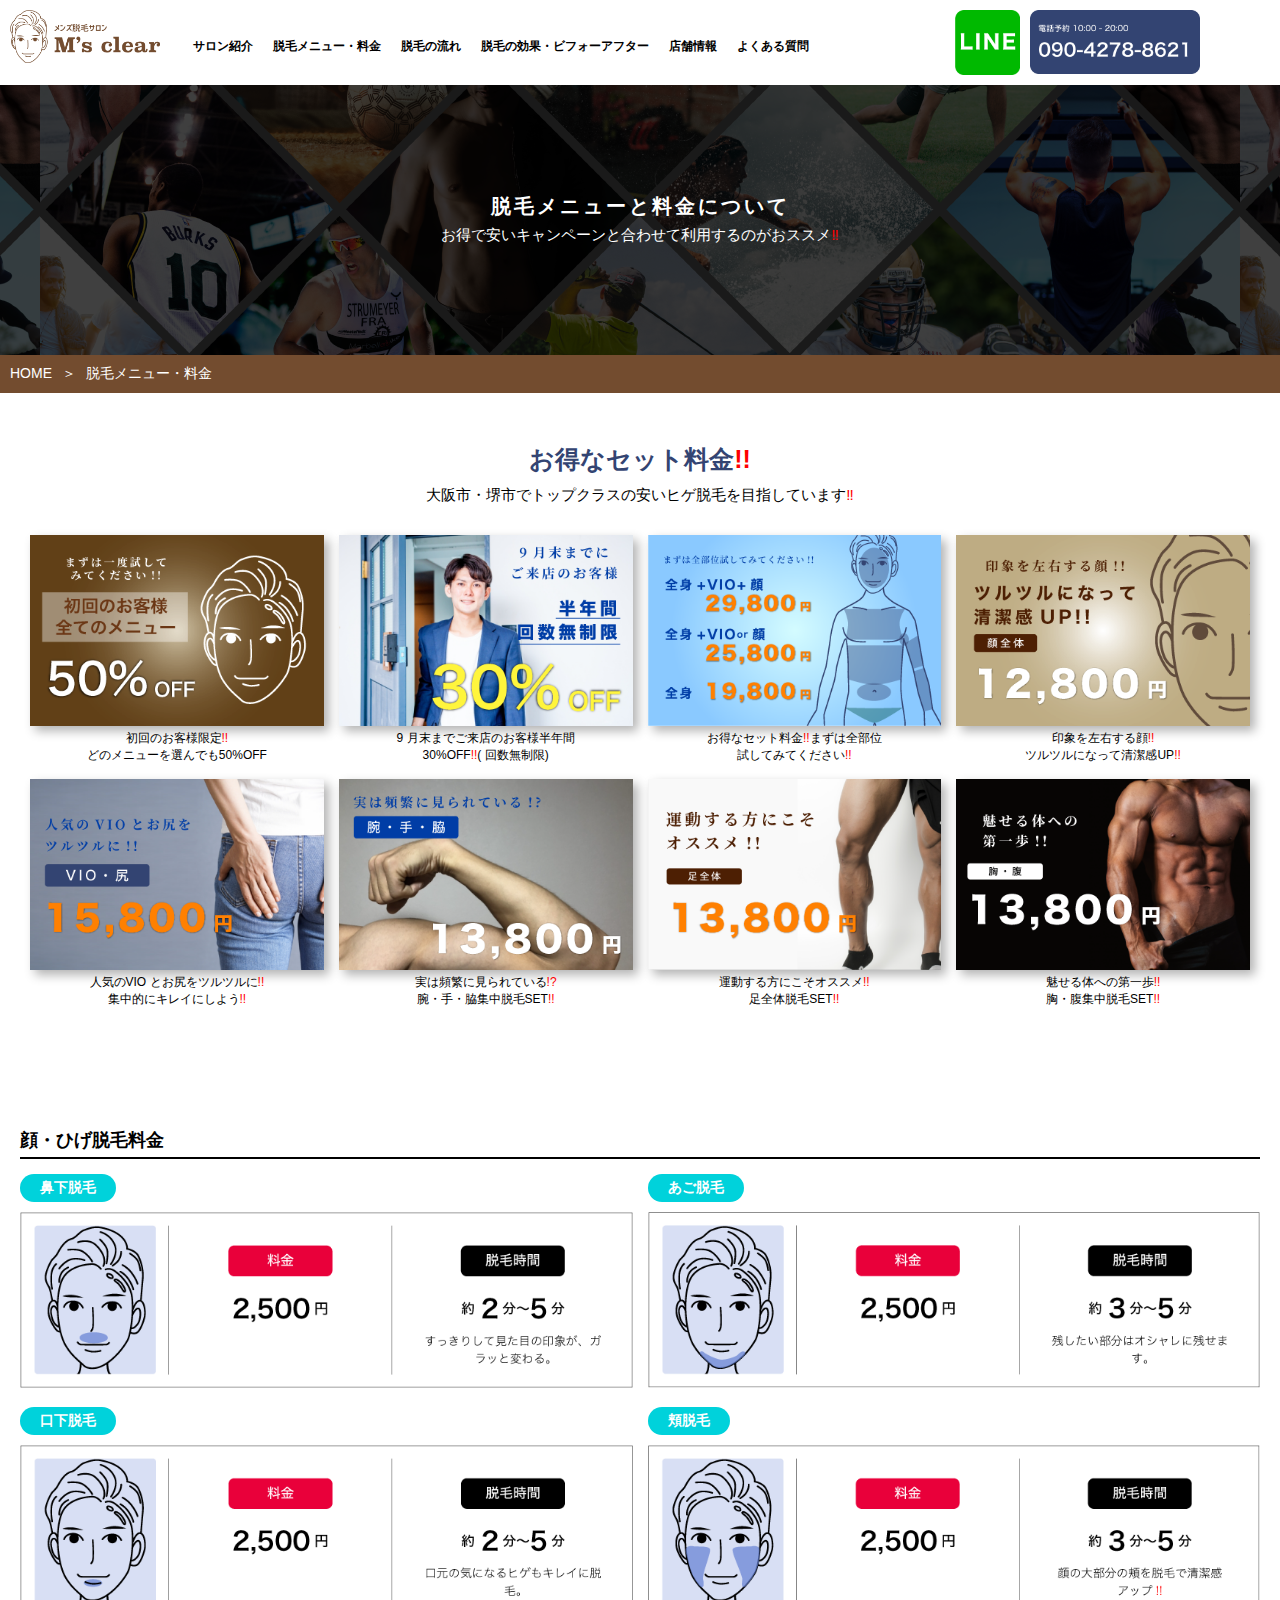
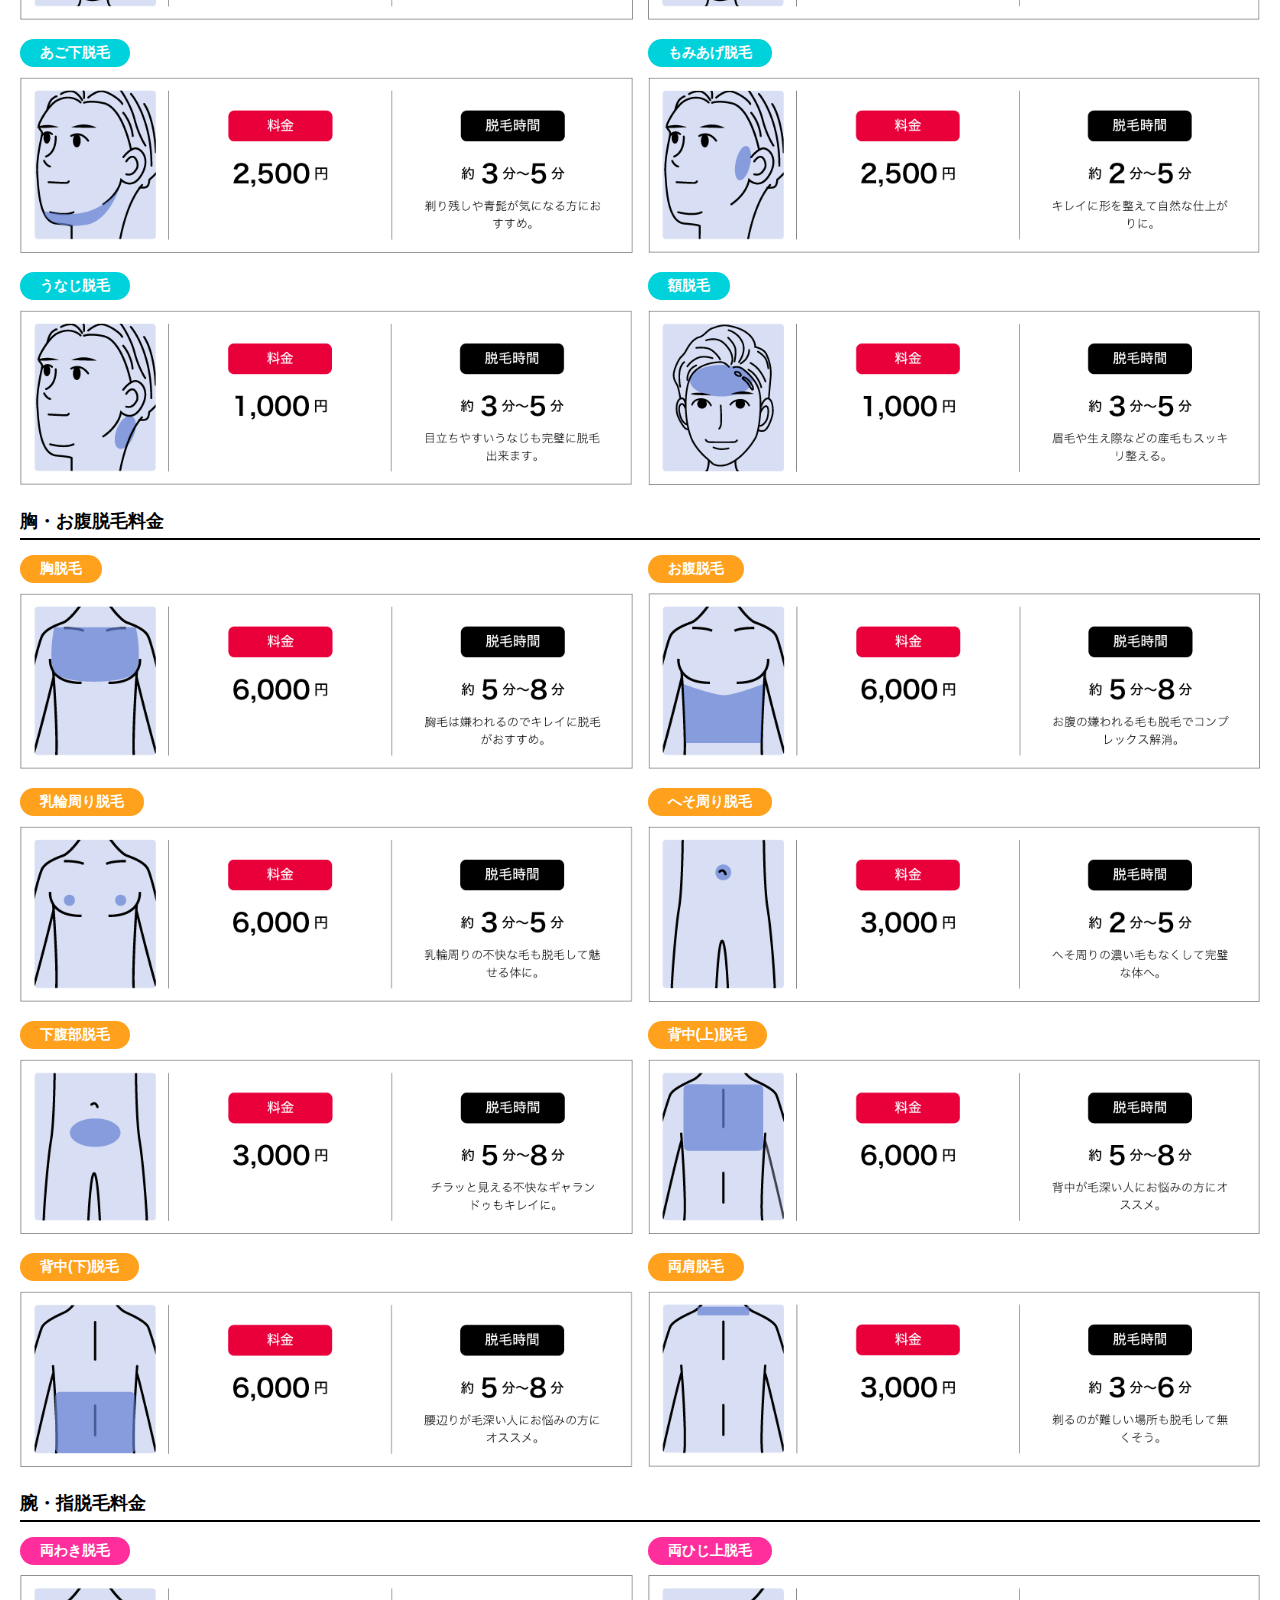
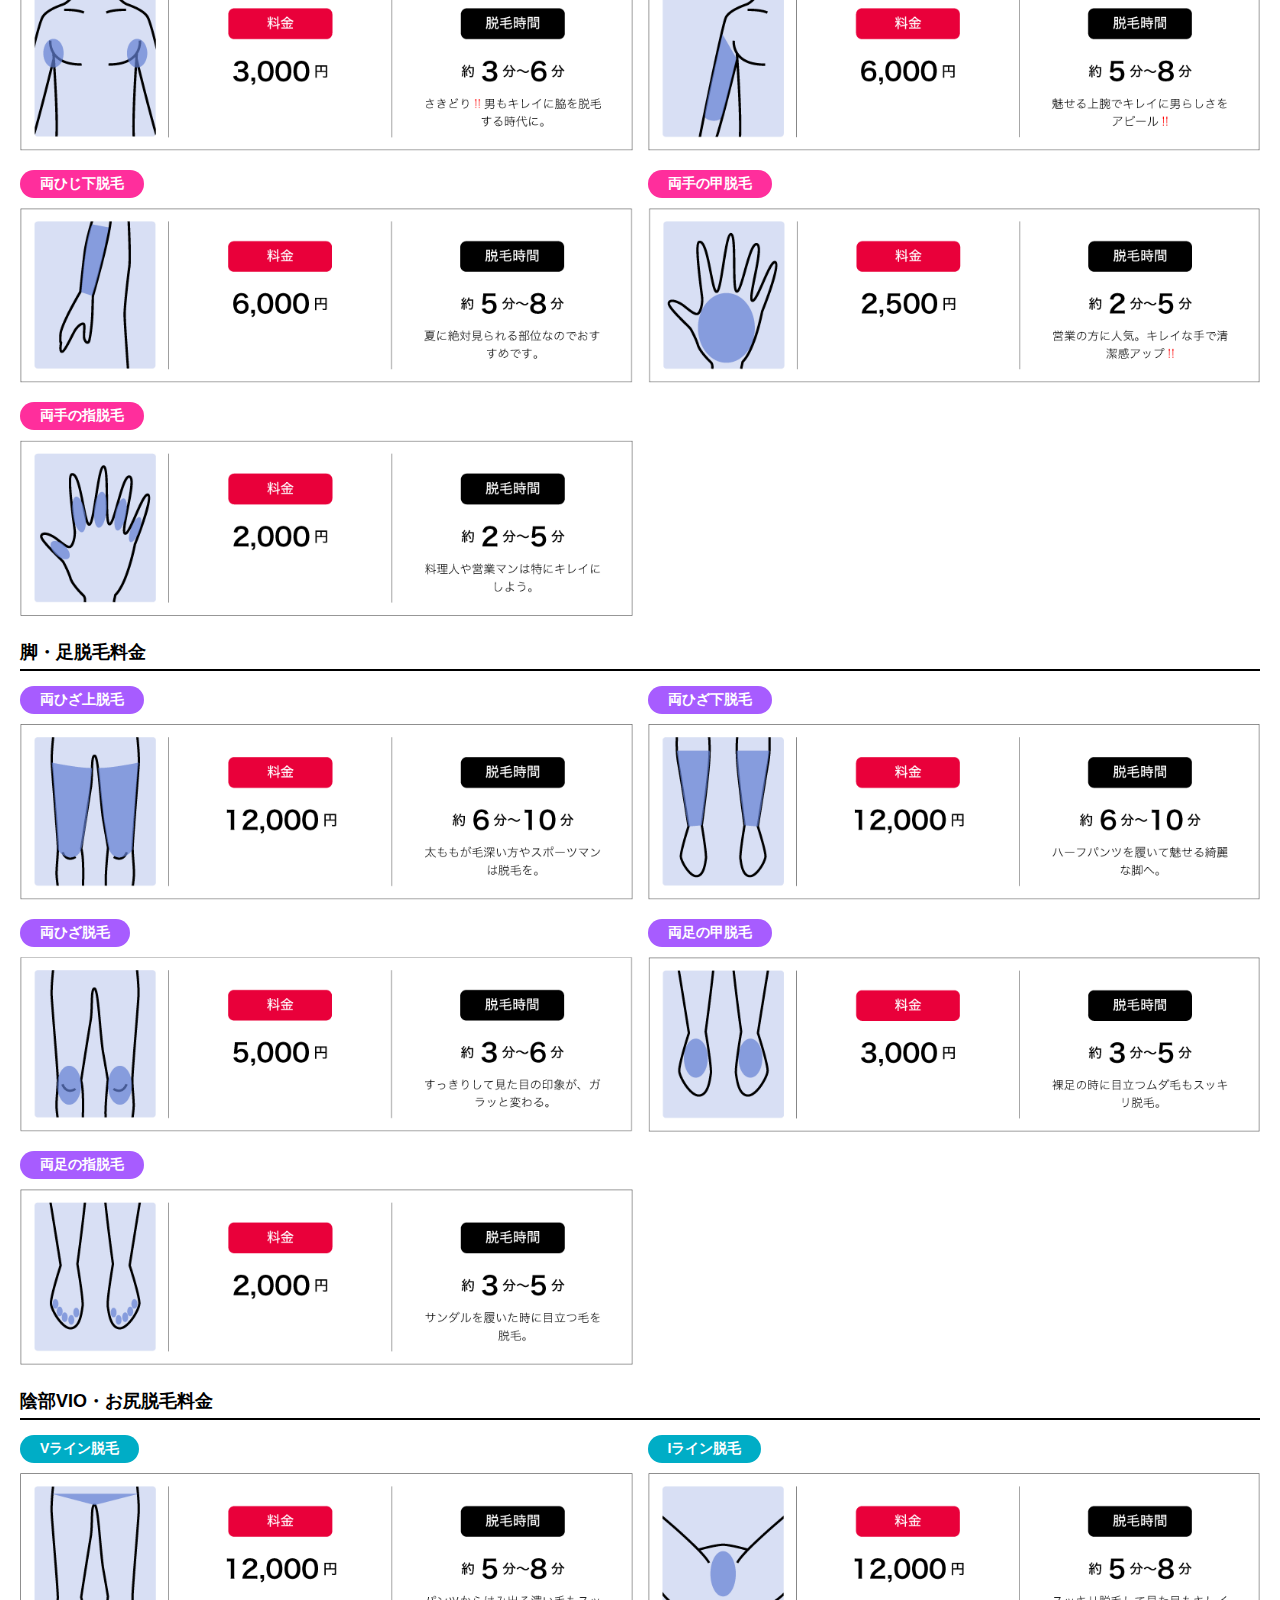
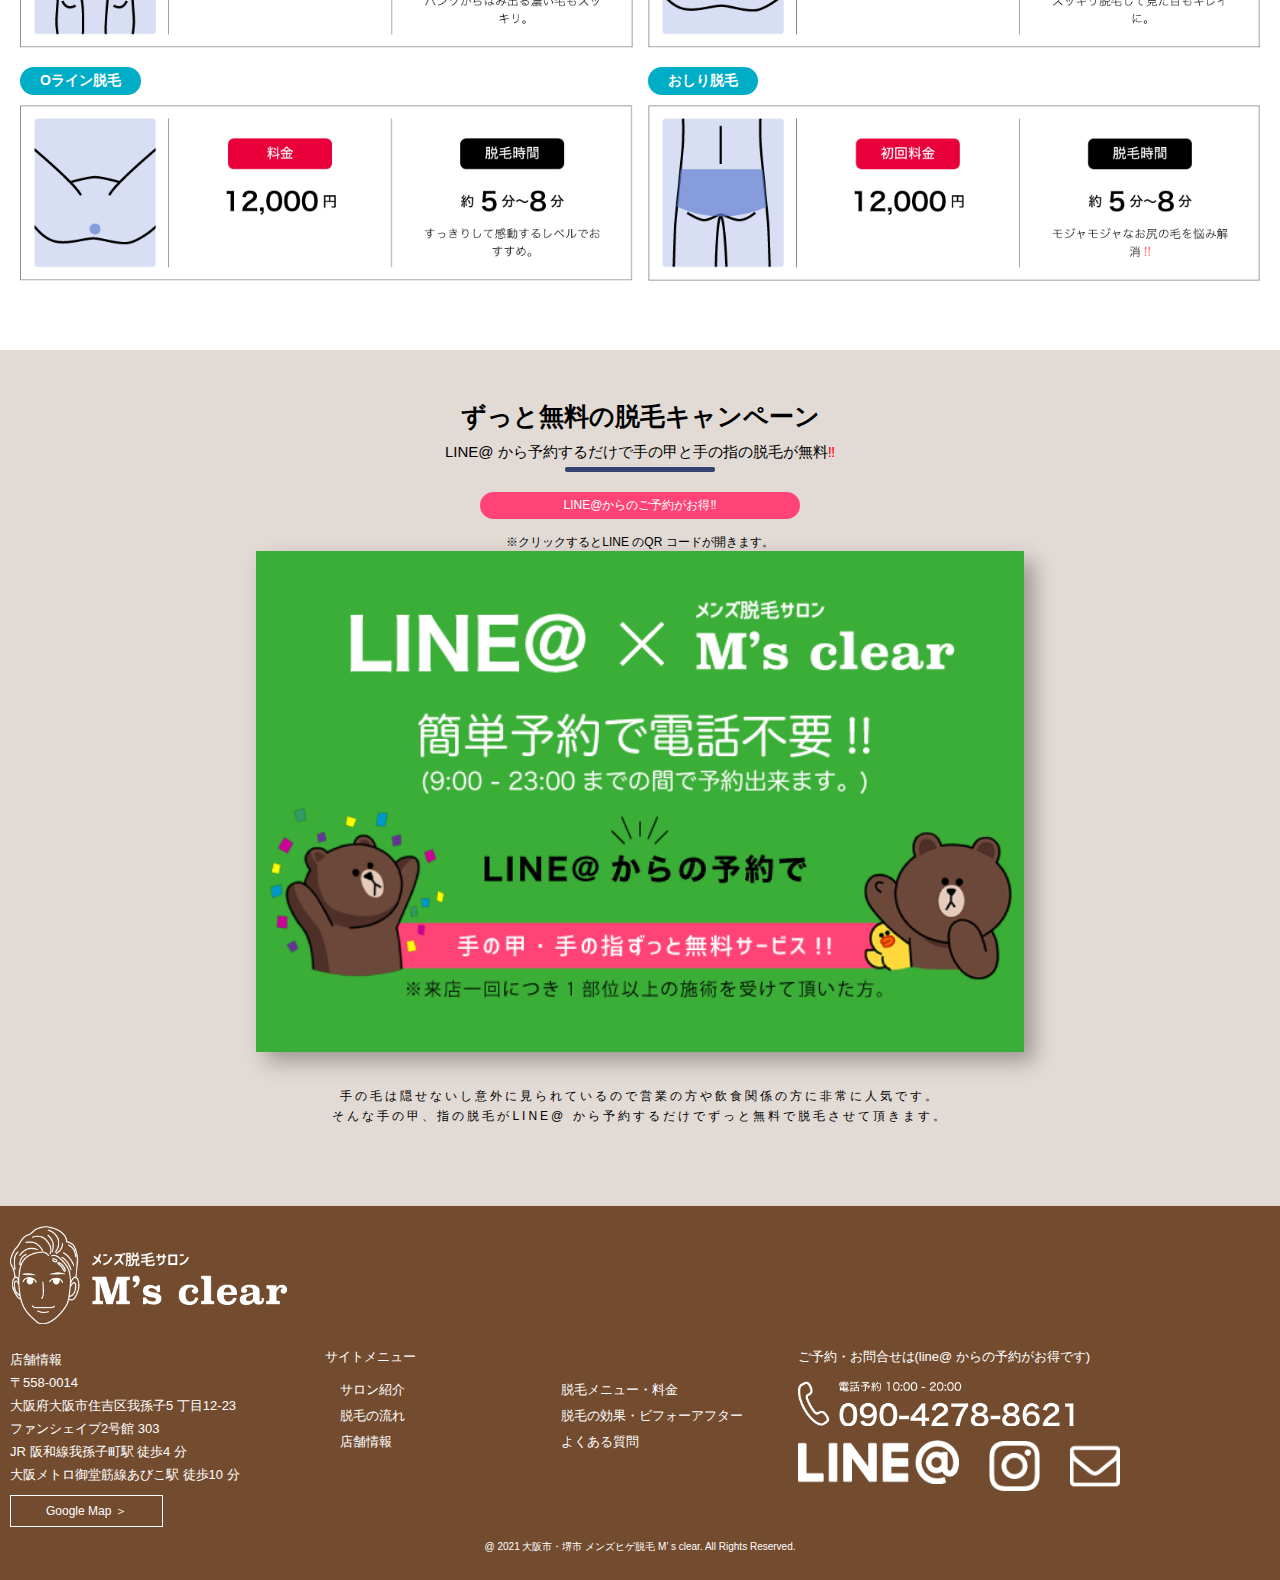
<file: menu_fee.html>
<!doctype html>
<html lang="ja">
  <head>
    <meta charset="UTF-8">
    <title>メンズ脱毛ならM's clear(エムズクリア)-大阪市・堺市トップクラスのコスパ 男の脱毛 あびこ 長居 我孫子 </title>
    <meta name="description" content="大阪市・堺市で安いメンズ脱毛、ヒゲ脱毛サロンならM's clear。大阪メトロ御堂筋線あびこ駅やJR阪和線我孫子駅も近くて便利。
                                      髭(ヒゲ)や、男性のムダ毛や毛深いVIO脱毛などでお悩みのお客様におすすめの完全予約制、完全個室で安心して脱毛して頂けます。
                                      男性の濃い毛にも痛くなく効果が高い脱毛サロンです。">
    <meta name="keywords" content="大阪,堺,脱毛,メンズ脱毛,ヒゲ脱毛,髭脱毛,vio脱毛,メンズ,男,男性,お知らせ,年末年始,,メンズ脱毛,ヒゲ脱毛,aga治療,ed治療,ツルオ,tsuruo,脱毛情報,メンズ脱毛,夏季休暇,定休日,休み,,beauty soldiers,脱毛情報,ゴールデンウイーク,定休日,休み,,脱毛love,脱毛情報,ヒゲ脱毛,髭,青髭,髭剃り,ヒゲソリ,メンズ脱毛,3回目">
    <link rel="stylesheet" href="css/style.css">
    <link rel="stylesheet" href="css/top-style.css">
    <link rel="stylesheet" href="css/menu-fee-style.css">
    <meta name="viewport" content="width=device-width,initial-scale=1,minimum-scale=1.0,maximum-scale=1.0,user-scalable=no">
    <link rel="icon" type="image/x-icon" href="image/favicon.png">
    <link rel="apple-touch-icon" sizes="180x180" href="image/favicon.png">

    <script src="https://ajax.googleapis.com/ajax/libs/jquery/2.1.4/jquery.min.js"></script>
  </head>

  <body>
    <!-- Header -->
    <header>
      <div class="header-left">
        <a href="index.html"><img class="header-logo" src="image/header-logo.png"></a>
      </div>
      <div class="header-center">
        <ul class="header-menu">
          <li class="header-menu-item"><a href="salon_introduction.html">サロン紹介</a></li>
          <li class="header-menu-item"><a href="menu_fee.html">脱毛メニュー・料金</a></li>
          <li class="header-menu-item"><a href="flow.html">脱毛の流れ</a></li>
          <li class="header-menu-item"><a href="effectiveness.html">脱毛の効果・ビフォーアフター</a></li>
          <li class="header-menu-item"><a href="info.html">店舗情報</a></li>
          <li class="header-menu-item"><a href="question.html">よくある質問</a></li>
        </ul>
      </div>
      <div class="header-right">
        <div class="header-icons">
          <a href="https://line.me/R/ti/p/%40040hncwb"><img class="header-line-icon" src="image/header-line-icon.png"></a>
          <a href="tel:090-4278-8621"><img class="header-tel-icon" src="image/header-tel-icon.png"></a>
          <!-- Humberger -->
          <div class="hamburger">
            <span></span>
            <span></span>
            <span></span>
          </div>
          <!-- Humberger -->
        </div>
      </div>
    </header>


    <!-- Humberger -->
    <nav class="globalMenuSp">
      <ul>
        <li><a href="salon_introduction.html">サロン紹介</a></li>
        <li><a href="menu_fee.html">脱毛メニュー・料金</a></li>
        <li><a href="flow.html">脱毛の流れ</a></li>
        <li><a href="effectiveness.html">脱毛の効果・ビフォーアフター</a></li>
        <li><a href="info.html">店舗情報</a></li>
        <li><a href="question.html">よくある質問</a></li>
      </ul>
    </nav>
    <!-- Humberger -->



    <!-- Fee1 Wrapper -->
    <div id="blog-title" data-brand="hatenablog">
      <div id="blog-title-inner" style="background-image: url('image/fee1-img.png'); background-position: center -326px;">
        <div id="blog-title-content">
          <h1 id="title">脱毛メニューと料金について</h1>
          <h2 id="blog-description">お得で安いキャンペーンと合わせて利用するのがおススメ<span>‼</span></h2>
        </div>
      </div>
    </div>
    <div class="fee1-menu">
      <a class="home" href="index.html">HOME</a>
      <p class="allow">＞</p>
      <p class="salon-introduction">脱毛メニュー・料金</p>
    </div>



    <!-- Fee2 Wrapper -->
    <div class="top2-wrapper">
      <h1 class="fee2-wrapper-title">お得なセット料金<span>!!</span></h1>
      <h2 class="fee2-wrapper-subtitle">大阪市・堺市でトップクラスの安いヒゲ脱毛を目指しています<span>‼</span></h2>
      <div class="top2-menus">
        <div class="top2-menu">
          <img src="image/top2-img1.png" class="top2-menu-img">
          <p class="top2-menu-text">
            初回のお客様限定<span>!!</span><br>
            どのメニューを選んでも50%OFF
          </p>
        </div>
        <div class="top2-menu">
          <img src="image/top2-img2.png" class="top2-menu-img">
          <p class="top2-menu-text">
            9 月末までご来店のお客様半年間<br>
            30%OFF<span>!!</span>( 回数無制限)
          </p>
        </div>
        <div class="top2-menu">
          <img src="image/top2-img3.png" class="top2-menu-img">
          <p class="top2-menu-text">
            お得なセット料金<span>!!</span>まずは全部位<br>
            試してみてください<span>!!</span>
          </p>
        </div>
        <div class="top2-menu">
          <img src="image/top2-img4.png" class="top2-menu-img">
          <p class="top2-menu-text">
            印象を左右する顔<span>!!</span><br>
            ツルツルになって清潔感UP<span>!!</span>
          </p>
        </div>
        <div class="top2-menu">
          <img src="image/top2-img5.png" class="top2-menu-img">
          <p class="top2-menu-text">
            人気のVIO とお尻をツルツルに<span>!!</span><br>
            集中的にキレイにしよう<span>!!</span>
          </p>
        </div>
        <div class="top2-menu">
          <img src="image/top2-img6.png" class="top2-menu-img">
          <p class="top2-menu-text">
            実は頻繁に見られている<span>!?</span><br>
            腕・手・脇集中脱毛SET<span>!!</span>
          </p>
        </div>
        <div class="top2-menu">
          <img src="image/top2-img7.png" class="top2-menu-img">
          <p class="top2-menu-text">
            運動する方にこそオススメ<span>!!</span><br>
            足全体脱毛SET<span>!!</span>
          </p>
        </div>
        <div class="top2-menu">
          <img src="image/top2-img8.png" class="top2-menu-img">
          <p class="top2-menu-text">
            魅せる体への第一歩<span>!!</span><br>
            胸・腹集中脱毛SET<span>!!</span>
          </p>
        </div>
      </div>
    </div>




    <!-- Fee3 Wrapper -->
    <div class="fee3-wrapper">
      <div class="fee3-menus1">
        <h2 class="fee3-menu-title">顔・ひげ脱毛料金</h2>
        <div class="fee3-menu">
          <div class="fee3-menu-items">
            <h3 class="fee3-menu-item-title1">鼻下脱毛</h3>
           <img class="fee3-img" src="image/fee3-img1.png">
          </div>
          <div class="fee3-menu-items">
            <h3 class="fee3-menu-item-title1">あご脱毛</h3>
            <img class="fee3-img" src="image/fee3-img2.png">
          </div>
          <div class="fee3-menu-items">
            <h3 class="fee3-menu-item-title1">口下脱毛</h3>
            <img class="fee3-img" src="image/fee3-img3.png">
          </div>
          <div class="fee3-menu-items">
            <h3 class="fee3-menu-item-title1">頬脱毛</h3>
            <img class="fee3-img" src="image/fee3-img4.png">
          </div>
          <div class="fee3-menu-items">
            <h3 class="fee3-menu-item-title1">あご下脱毛</h3>
            <img class="fee3-img" src="image/fee3-img5.png">
          </div>
          <div class="fee3-menu-items">
            <h3 class="fee3-menu-item-title1">もみあげ脱毛</h3>
            <img class="fee3-img" src="image/fee3-img6.png">
          </div>
          <div class="fee3-menu-items">
            <h3 class="fee3-menu-item-title1">うなじ脱毛</h3>
            <img class="fee3-img" src="image/fee3-img7.png">
          </div>
          <div class="fee3-menu-items">
            <h3 class="fee3-menu-item-title1">額脱毛</h3>
            <img class="fee3-img" src="image/fee3-img8.png">
          </div>
        </div>
      </div>
      <div class="fee3-menus1">
        <h2 class="fee3-menu-title">胸・お腹脱毛料金</h2>
        <div class="fee3-menu">
          <div class="fee3-menu-items">
            <h3 class="fee3-menu-item-title2">胸脱毛</h3>
           <img class="fee3-img" src="image/fee3-img9.png">
          </div>
          <div class="fee3-menu-items">
            <h3 class="fee3-menu-item-title2">お腹脱毛</h3>
            <img class="fee3-img" src="image/fee3-img10.png">
          </div>
          <div class="fee3-menu-items">
            <h3 class="fee3-menu-item-title2">乳輪周り脱毛</h3>
            <img class="fee3-img" src="image/fee3-img11.png">
          </div>
          <div class="fee3-menu-items">
            <h3 class="fee3-menu-item-title2">へそ周り脱毛</h3>
            <img class="fee3-img" src="image/fee3-img12.png">
          </div>
          <div class="fee3-menu-items">
            <h3 class="fee3-menu-item-title2">下腹部脱毛</h3>
            <img class="fee3-img" src="image/fee3-img13.png">
          </div>
          <div class="fee3-menu-items">
            <h3 class="fee3-menu-item-title2">背中(上)脱毛</h3>
            <img class="fee3-img" src="image/fee3-img14.png">
          </div>
          <div class="fee3-menu-items">
            <h3 class="fee3-menu-item-title2">背中(下)脱毛</h3>
            <img class="fee3-img" src="image/fee3-img15.png">
          </div>
          <div class="fee3-menu-items">
            <h3 class="fee3-menu-item-title2">両肩脱毛</h3>
            <img class="fee3-img" src="image/fee3-img16.png">
          </div>
        </div>
      </div>
      <div class="fee3-menus1">
        <h2 class="fee3-menu-title">腕・指脱毛料金</h2>
        <div class="fee3-menu">
          <div class="fee3-menu-items">
            <h3 class="fee3-menu-item-title3">両わき脱毛</h3>
           <img class="fee3-img" src="image/fee3-img17.png">
          </div>
          <div class="fee3-menu-items">
            <h3 class="fee3-menu-item-title3">両ひじ上脱毛</h3>
            <img class="fee3-img" src="image/fee3-img18.png">
          </div>
          <div class="fee3-menu-items">
            <h3 class="fee3-menu-item-title3">両ひじ下脱毛</h3>
            <img class="fee3-img" src="image/fee3-img19.png">
          </div>
          <div class="fee3-menu-items">
            <h3 class="fee3-menu-item-title3">両手の甲脱毛</h3>
            <img class="fee3-img" src="image/fee3-img20.png">
          </div>
          <div class="fee3-menu-items">
            <h3 class="fee3-menu-item-title3">両手の指脱毛</h3>
            <img class="fee3-img" src="image/fee3-img21.png">
          </div>
        </div>
      </div>
      <div class="fee3-menus1">
        <h2 class="fee3-menu-title">脚・足脱毛料金</h2>
        <div class="fee3-menu">
          <div class="fee3-menu-items">
            <h3 class="fee3-menu-item-title4">両ひざ上脱毛</h3>
           <img class="fee3-img" src="image/fee3-img22.png">
          </div>
          <div class="fee3-menu-items">
            <h3 class="fee3-menu-item-title4">両ひざ下脱毛</h3>
            <img class="fee3-img" src="image/fee3-img23.png">
          </div>
          <div class="fee3-menu-items">
            <h3 class="fee3-menu-item-title4">両ひざ脱毛</h3>
            <img class="fee3-img" src="image/fee3-img24.png">
          </div>
          <div class="fee3-menu-items">
            <h3 class="fee3-menu-item-title4">両足の甲脱毛</h3>
            <img class="fee3-img" src="image/fee3-img25.png">
          </div>
          <div class="fee3-menu-items">
            <h3 class="fee3-menu-item-title4">両足の指脱毛</h3>
            <img class="fee3-img" src="image/fee3-img26.png">
          </div>
        </div>
      </div>
      <div class="fee3-menus1">
        <h2 class="fee3-menu-title">陰部VIO・お尻脱毛料金</h2>
        <div class="fee3-menu">
          <div class="fee3-menu-items">
            <h3 class="fee3-menu-item-title5">Vライン脱毛</h3>
           <img class="fee3-img" src="image/fee3-img27.png">
          </div>
          <div class="fee3-menu-items">
            <h3 class="fee3-menu-item-title5">Iライン脱毛</h3>
            <img class="fee3-img" src="image/fee3-img28.png">
          </div>
          <div class="fee3-menu-items">
            <h3 class="fee3-menu-item-title5">Oライン脱毛</h3>
            <img class="fee3-img" src="image/fee3-img29.png">
          </div>
          <div class="fee3-menu-items">
            <h3 class="fee3-menu-item-title5">おしり脱毛</h3>
            <img class="fee3-img" src="image/fee3-img30.png">
          </div>
        </div>
      </div>
    </div>





    <!-- Line Wrapper -->
    <div class="line-wrapper">
      <h1 class="line-wrapper-title">ずっと無料の脱毛キャンペーン</h1>
      <h2 class="line-wrapper-subtitle">LINE@ から予約するだけで手の甲と手の指の脱毛が無料<span>‼</span></h2>
      <p class="line-wrapper-sub1">LINE@からのご予約がお得‼</p>
      <p class="line-wrapper-sub2">※クリックするとLINE のQR コードが開きます。</p>
      <a href="https://line.me/R/ti/p/%40040hncwb" class="line-wrapper-link"><img src="image/line-wrapper-img.png" class="line-wrapper-img"></a>
      <p class="line-wrapper-sub3">
        手の毛は隠せないし意外に見られているので営業の方や飲食関係の方に非常に人気です。<br>
        そんな手の甲、指の脱毛がLINE@ から予約するだけでずっと無料で脱毛させて頂きます。
      </p>
    </div>
    

    <!-- Footer -->
    <footer>
      <img class="footer-logo" src="image/footer-logo.png">
      <div class="footer-main">
        <div class="footer-left">
          <p class="footer-address">
            <span>店舗情報</span><br>
            〒558-0014<br>
            大阪府大阪市住吉区我孫子5 丁目12-23<br>
            ファンシェイプ2号館 303<br>
            JR 阪和線我孫子町駅 徒歩4 分<br>
            大阪メトロ御堂筋線あびこ駅 徒歩10 分
          </p>
          <a class="googlemap-button" href="https://goo.gl/maps/UN1rC9pQnnkynV1A7">Google Map  ＞</a>
        </div>
        <div class="footer-center">
          <p class="site-menu-title">サイトメニュー</p>
          <div class="site-menu">
            <a class="site-menu-item" href="salon_introduction.html">サロン紹介</a>
            <a class="site-menu-item" href="menu_fee.html">脱毛メニュー・料金</a>
            <a class="site-menu-item" href="flow.html">脱毛の流れ</a>
            <a class="site-menu-item" href="effectiveness.html">脱毛の効果・ビフォーアフター</a>
            <a class="site-menu-item" href="info.html">店舗情報</a>
            <a class="site-menu-item" href="question.html">よくある質問</a>
          </div>
        </div>
        <div class="footer-right">
          <p class="yoyaku-sns-title">ご予約・お問合せは(line@ からの予約がお得です)</p>
          <a href="tel:090-4278-8621"><img class="footer-tel-icon" src="image/footer-tel-icon.png"></a>
          <div class="sns-icons">
            <a class="sns-icon" href="https://line.me/R/ti/p/%40040hncwb"><img src="image/footer-line-icon.png"></a>
            <a class="sns-icon" href="#"><img src="image/footer-insta-icon.png"></a>
            <a class="sns-icon" href="mailto:ms.clear2021@gmail.com"><img src="image/footer-mail-icon.png"></a>
          </div>
        </div>
      </div>
      <p class="copyright">@ 2021 大阪市・堺市 メンズヒゲ脱毛 M’ s clear. All Rights Reserved.</p>
    </footer>

    <script src="js/script.js"></script>
  </body>
</html>
</file>
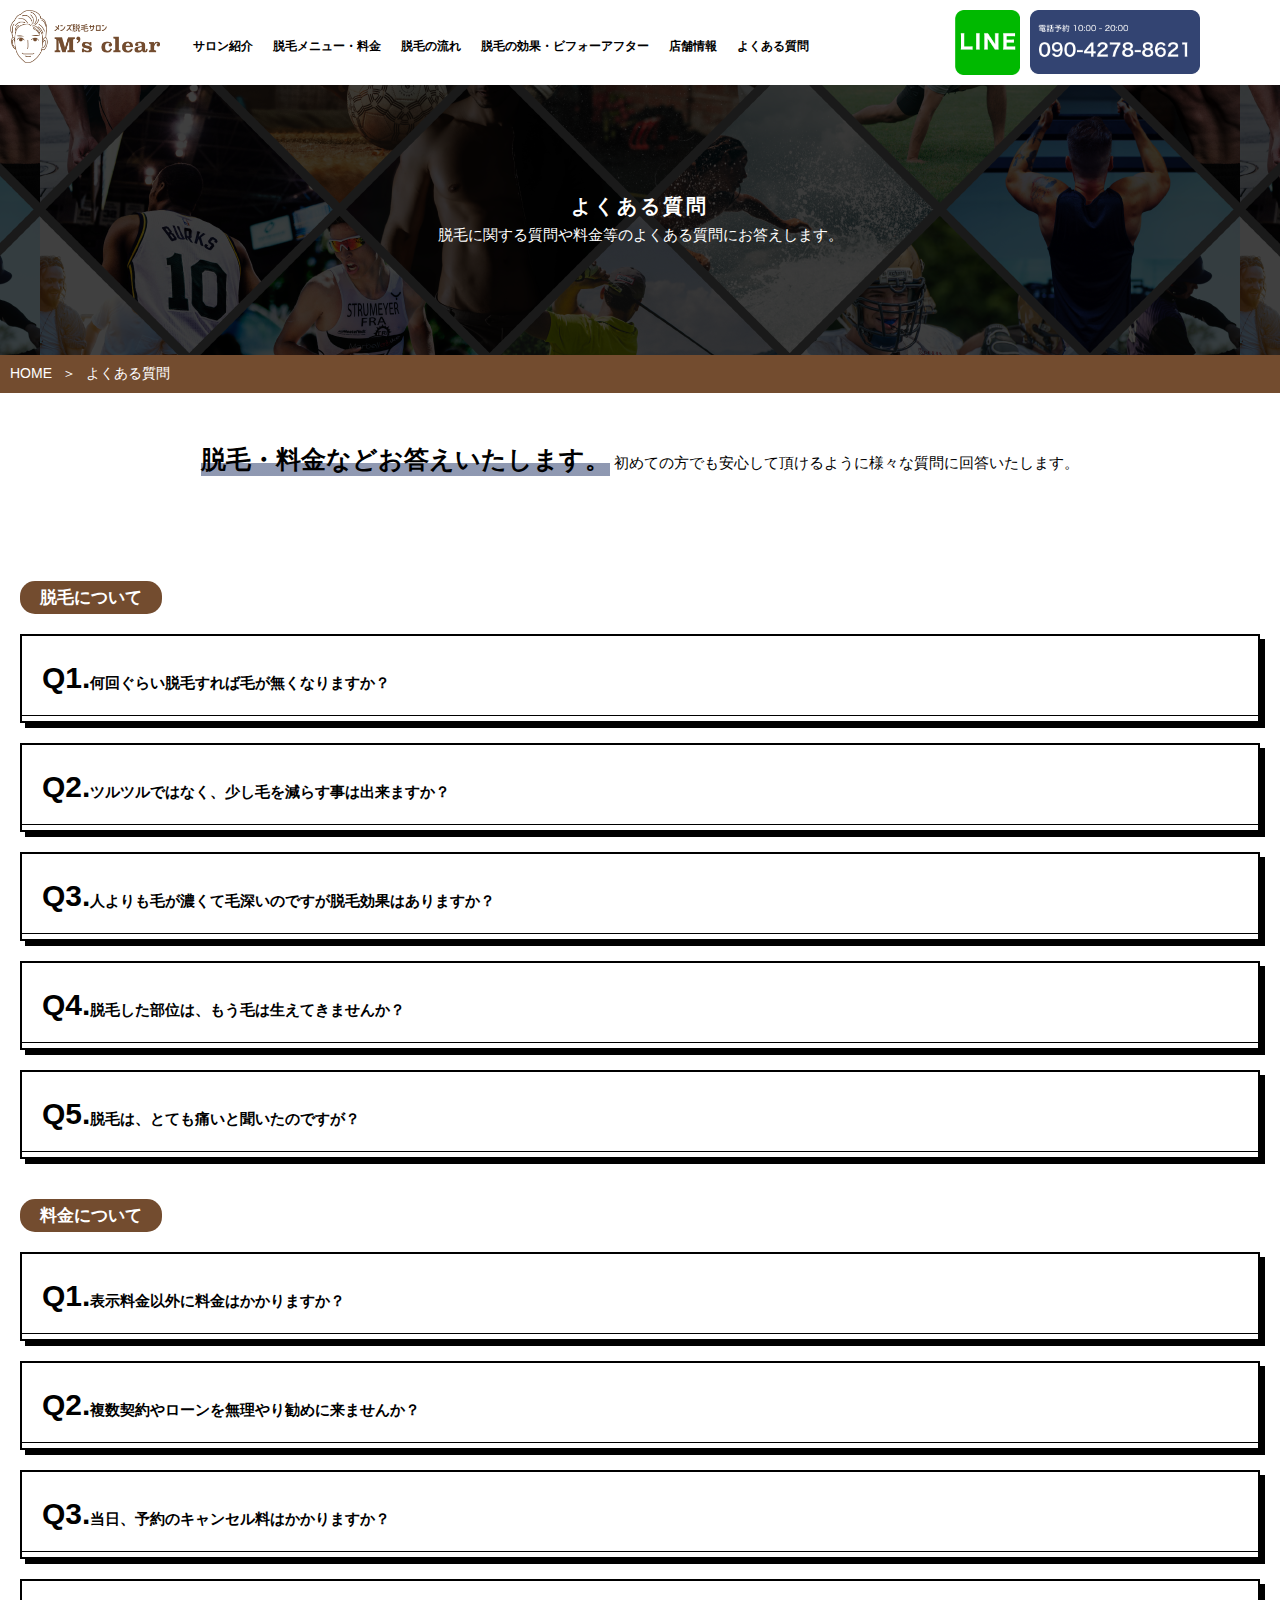
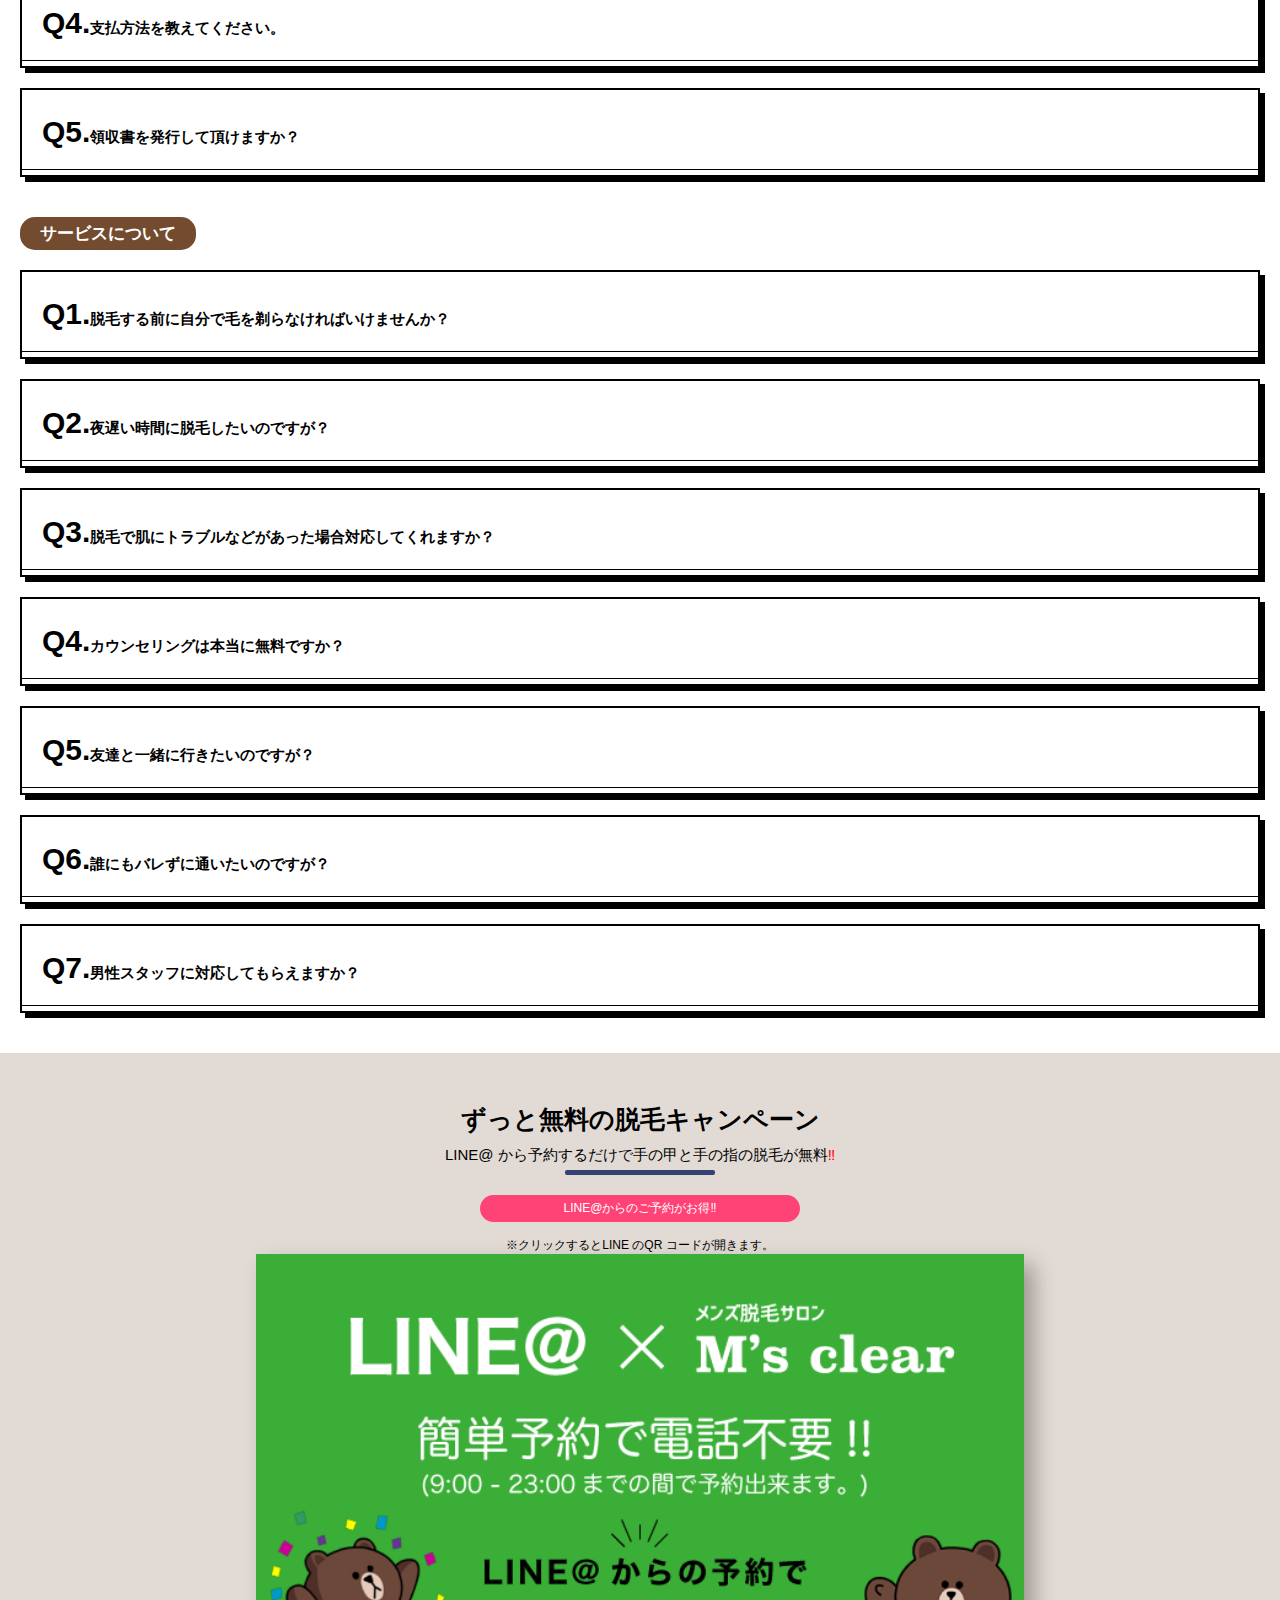
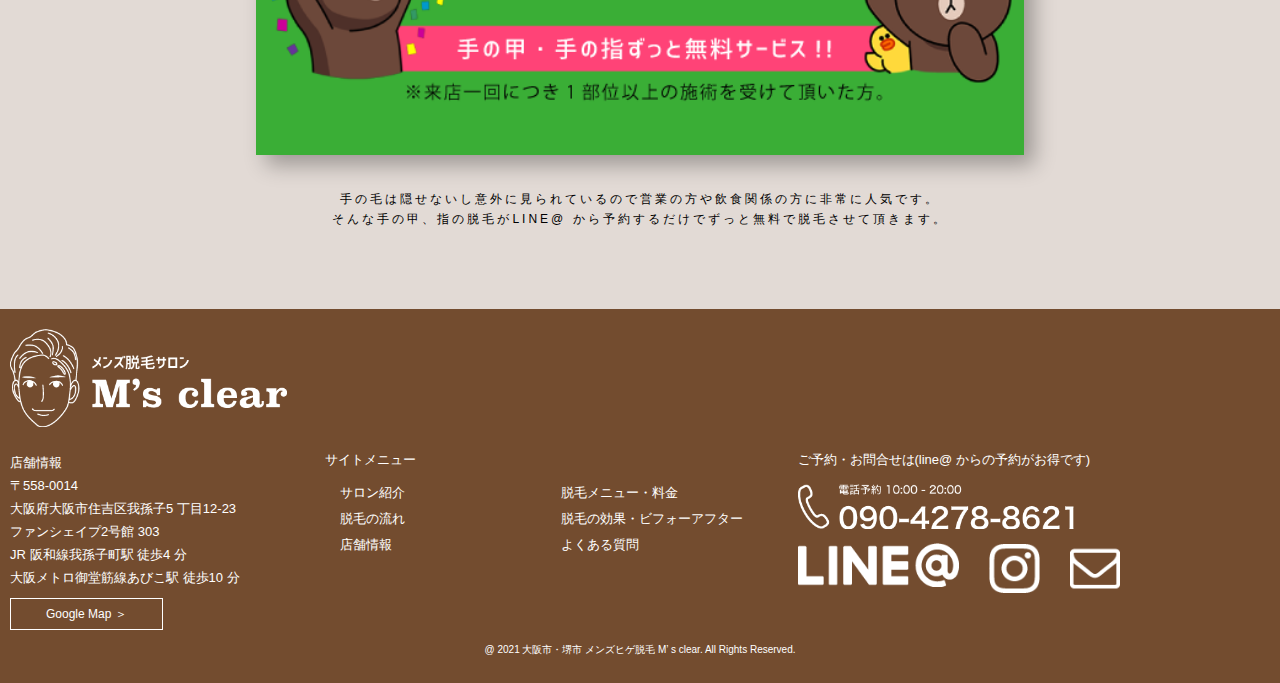
<file: question.html>
<!doctype html>
<html lang="ja">
  <head>
    <meta charset="UTF-8">
    <title>メンズ脱毛ならM's clear(エムズクリア)-大阪市・堺市トップクラスのコスパ 男の脱毛 あびこ 長居 我孫子 </title>
    <meta name="description" content="大阪市・堺市で安いメンズ脱毛、ヒゲ脱毛サロンならM's clear。大阪メトロ御堂筋線あびこ駅やJR阪和線我孫子駅も近くて便利。
                                      髭(ヒゲ)や、男性のムダ毛や毛深いVIO脱毛などでお悩みのお客様におすすめの完全予約制、完全個室で安心して脱毛して頂けます。
                                      男性の濃い毛にも痛くなく効果が高い脱毛サロンです。">
    <meta name="keywords" content="大阪,堺,脱毛,メンズ脱毛,ヒゲ脱毛,髭脱毛,vio脱毛,メンズ,男,男性,お知らせ,年末年始,,メンズ脱毛,ヒゲ脱毛,aga治療,ed治療,ツルオ,tsuruo,脱毛情報,メンズ脱毛,夏季休暇,定休日,休み,,beauty soldiers,脱毛情報,ゴールデンウイーク,定休日,休み,,脱毛love,脱毛情報,ヒゲ脱毛,髭,青髭,髭剃り,ヒゲソリ,メンズ脱毛,3回目">
    <link rel="stylesheet" href="css/style.css">
    <link rel="stylesheet" href="css/question-style.css">
    <meta name="viewport" content="width=device-width,initial-scale=1,minimum-scale=1.0,maximum-scale=1.0,user-scalable=no">
    <link rel="icon" type="image/x-icon" href="image/favicon.png">
    <link rel="apple-touch-icon" sizes="180x180" href="image/favicon.png">

    <script src="https://ajax.googleapis.com/ajax/libs/jquery/2.1.4/jquery.min.js"></script>
  </head>

  <body>
    <!-- Header -->
    <header>
      <div class="header-left">
        <a href="index.html"><img class="header-logo" src="image/header-logo.png"></a>
      </div>
      <div class="header-center">
        <ul class="header-menu">
          <li class="header-menu-item"><a href="salon_introduction.html">サロン紹介</a></li>
          <li class="header-menu-item"><a href="menu_fee.html">脱毛メニュー・料金</a></li>
          <li class="header-menu-item"><a href="flow.html">脱毛の流れ</a></li>
          <li class="header-menu-item"><a href="effectiveness.html">脱毛の効果・ビフォーアフター</a></li>
          <li class="header-menu-item"><a href="info.html">店舗情報</a></li>
          <li class="header-menu-item"><a href="question.html">よくある質問</a></li>
        </ul>
      </div>
      <div class="header-right">
        <div class="header-icons">
          <a href="https://line.me/R/ti/p/%40040hncwb"><img class="header-line-icon" src="image/header-line-icon.png"></a>
          <a href="tel:090-4278-8621"><img class="header-tel-icon" src="image/header-tel-icon.png"></a>
          <!-- Humberger -->
          <div class="hamburger">
            <span></span>
            <span></span>
            <span></span>
          </div>
          <!-- Humberger -->
        </div>
      </div>
    </header>


    <!-- Humberger -->
    <nav class="globalMenuSp">
      <ul>
        <li><a href="salon_introduction.html">サロン紹介</a></li>
        <li><a href="menu_fee.html">脱毛メニュー・料金</a></li>
        <li><a href="flow.html">脱毛の流れ</a></li>
        <li><a href="effectiveness.html">脱毛の効果・ビフォーアフター</a></li>
        <li><a href="info.html">店舗情報</a></li>
        <li><a href="question.html">よくある質問</a></li>
      </ul>
    </nav>
    <!-- Humberger -->



    <!-- Question1 Wrapper -->
    <div id="blog-title" data-brand="hatenablog">
      <div id="blog-title-inner" style="background-image: url('image/fee1-img.png'); background-position: center -326px;">
        <div id="blog-title-content">
          <h1 id="title">よくある質問</h1>
          <h2 id="blog-description">脱毛に関する質問や料金等のよくある質問にお答えします。</h2>
        </div>
      </div>
    </div>
    <div class="question1-menu">
      <a class="home" href="index.html">HOME</a>
      <p class="allow">＞</p>
      <p class="question">よくある質問</p>
    </div>





    <!-- Question2 Wrapper -->
    <div class="question2-wrapper">
      <h1 class="question2-wrapper-title">脱毛・料金などお答えいたします。</h1>
      <h2 class="question2-wrapper-subtitle">初めての方でも安心して頂けるように様々な質問に回答いたします。</h2>
    </div>



    <!-- Question3 Wrapper -->
    <div class="question3-wrapper">
      <h2 class="question3-title">脱毛について</h2>
      <div class="question3-accordion">
        <input type="checkbox" id="check1" class="accordion-hidden">
        <label for="check1" class="accordion-open"><span class="large">Q1.</span>何回ぐらい脱毛すれば毛が無くなりますか？</label>
        <label for="check1" class="accordion-close">
          <span class="large">A.</span><span class="bold">濃いヒゲは15回以上、毛深い体は10回以上を推奨しています。</span><br>
          お客様の毛質、毛量、部位によって大きく異なりますが完全にツルツルにしたい場合の目安となります。<br>
          個人差がございますので、カウンセリングをしながら適切な回数をご提案いたします。<br>
          詳しく説明している脱毛効果についてをご参考下さい。
        </label>
      </div>
      <div class="question3-accordion">
        <input type="checkbox" id="check2" class="accordion-hidden">
        <label for="check2" class="accordion-open"><span class="large">Q2.</span>ツルツルではなく、少し毛を減らす事は出来ますか？</label>
        <label for="check2" class="accordion-close">
          <span class="large">A.</span><span class="bold">可能です。毛を細くし減らす事が出来ます。</span><br>
          個人差はありますが体毛の場合5 回から10 回程度で減毛出来るかと思います。<br>
          またヒゲなど残したい部分を残してオシャレな形に整える事も可能です。
        </label>
      </div>
      <div class="question3-accordion">
        <input type="checkbox" id="check3" class="accordion-hidden">
        <label for="check3" class="accordion-open"><span class="large">Q3.</span>人よりも毛が濃くて毛深いのですが脱毛効果はありますか？</label>
        <label for="check3" class="accordion-close">
          <span class="large">A.</span><span class="bold">毛が濃くて毛深い人にも、しっかりと効果はあります。</span><br>
          毛が濃い方や毛深い方は、薄い方に比べて脱毛の効果を実感しやすいかと思います。<br>
          しかし、薄い人と比べて毛が生えやすい体質な為、脱毛が完了するまで時間がかかる場合があります。<br>
          当店では適切な脱毛ペースをアドバイスしていますのでご安心下さい。
        </label>
      </div>
      <div class="question3-accordion">
        <input type="checkbox" id="check4" class="accordion-hidden">
        <label for="check4" class="accordion-open"><span class="large">Q4.</span>脱毛した部位は、もう毛は生えてきませんか？</label>
        <label for="check4" class="accordion-close">
          <span class="large">A.</span><span class="bold">複数回の脱毛を行う事で毛が生えてこなくなります。</span><br>
          脱毛完了後は、ほとんど生えてきませんがツルツルに脱毛した場所もホルモンのバランスによっては、数本程度生えてくる場合がございます。<br>
          (医療脱毛やレーザー脱毛でも同じことがいえます。)<br>
          ツルツルに脱毛してからも半年から1 年に1 回程度のペースでメンテナンスとして脱毛をする事をお勧めします。
        </label>
      </div>
      <div class="question3-accordion">
        <input type="checkbox" id="check5" class="accordion-hidden">
        <label for="check5" class="accordion-open"><span class="large">Q5.</span>脱毛は、とても痛いと聞いたのですが？</label>
        <label for="check5" class="accordion-close">
          <span class="large">A.</span><span class="bold">ほとんど痛みを感じない最新脱毛マシンを使用しています。</span><br>
          毛が濃い部位とVIOは、ゴムではじく程度の痛みがございますが、その他の部位は何も感じる事がないほど痛みはありません。<br>
          少し暖かい程度で痛みが苦手な方にも安心して脱毛していただけます。
        </label>
      </div>

      <h2 class="question3-title">料金について</h2>
      <div class="question3-accordion">
        <input type="checkbox" id="check6" class="accordion-hidden">
        <label for="check6" class="accordion-open"><span class="large">Q1.</span>表示料金以外に料金はかかりますか？</label>
        <label for="check6" class="accordion-close">
          <span class="large">A.</span><span class="bold">いいえ、かかりません。ホームページに記載の料金以外は一切かかりません。</span><br>
          入会金や年会費などもありませんのでご安心下さい。<br>
          またお得な割引やキャンペーンも期間限定で行っていますので是非ご利用ください。
        </label>
      </div>
      <div class="question3-accordion">
        <input type="checkbox" id="check7" class="accordion-hidden">
        <label for="check7" class="accordion-open"><span class="large">Q2.</span>複数契約やローンを無理やり勧めに来ませんか？</label>
        <label for="check7" class="accordion-close">
          <span class="large">A.</span><span class="bold">いいえ、勧誘や営業は一切行いません。</span><br>
          当サロンは、その都度払いのみの店舗ですので複数回コース自体がありません。<br>
          美容室の様にお客様が利用したいタイミングでご来店ください。
        </label>
      </div>
      <div class="question3-accordion">
        <input type="checkbox" id="check8" class="accordion-hidden">
        <label for="check8" class="accordion-open"><span class="large">Q3.</span>当日、予約のキャンセル料はかかりますか？</label>
        <label for="check8" class="accordion-close">
          <span class="large">A.</span><span class="bold">いいえ、キャンセル料はかかりません。</span><br>
          ご予約のキャンセルやご変更をされる場合は、なるべく早めにご連絡いただきますようご協力お願い致します。
        </label>
      </div>
      <div class="question3-accordion">
        <input type="checkbox" id="check9" class="accordion-hidden">
        <label for="check9" class="accordion-open"><span class="large">Q4.</span>支払方法を教えてください。</label>
        <label for="check9" class="accordion-close">
          <span class="large">A.</span><span class="bold">現金もしくはPayPayでのお支払いをお願い致します。</span>
        </label>
      </div>
      <div class="question3-accordion">
        <input type="checkbox" id="check10" class="accordion-hidden">
        <label for="check10" class="accordion-open"><span class="large">Q5.</span>領収書を発行して頂けますか？</label>
        <label for="check10" class="accordion-close">
          <span class="large">A.</span><span class="bold">はい。ご希望があれば領収書を発行致します。</span><br>
          領収書が必要な場合は、お支払いの際にスタッフにお申し付けください。領収書を発行いたします。
        </label>
      </div>

      <h2 class="question3-title">サービスについて</h2>
      <div class="question3-accordion">
        <input type="checkbox" id="check11" class="accordion-hidden">
        <label for="check11" class="accordion-open"><span class="large">Q1.</span>脱毛する前に自分で毛を剃らなければいけませんか？</label>
        <label for="check11" class="accordion-close">
          <span class="large">A.</span><span class="bold">脱毛前日か当日にお客様自身でシェービングをお願い致します。</span><br>
          脱毛前に、キレイにシェービングする事で脱毛の光がダイレクトに毛に伝わり脱毛の効果が高くなります。<br>
          剃り残しなどはスタッフがキレイにシェービング致します。
        </label>
      </div>
      <div class="question3-accordion">
        <input type="checkbox" id="check12" class="accordion-hidden">
        <label for="check12" class="accordion-open"><span class="large">Q2.</span>夜遅い時間に脱毛したいのですが？</label>
        <label for="check12" class="accordion-close">
          <span class="large">A.</span><span class="bold">予約を頂ければ、夜23：00まで対応いたします。</span><br>
          事前に予約をして頂ければ、夜遅い時間帯でも、朝早い時間帯でも対応いたしますので、お客様のご都合の良い時間で予約して頂いて大丈夫です。
        </label>
      </div>
      <div class="question3-accordion">
        <input type="checkbox" id="check13" class="accordion-hidden">
        <label for="check13" class="accordion-open"><span class="large">Q3.</span>脱毛で肌にトラブルなどがあった場合対応してくれますか？</label>
        <label for="check13" class="accordion-close">
          <span class="large">A.</span><span class="bold">万が一のトラブルにも安心の保険に加入しています。</span><br>
          当サロンでは、万一のお肌のトラブルに備えて保険に加入していますのでご安心ください。<br>
          もちろん安全確保には万全をきしております。今まで一度もトラブルはありません。
        </label>
      </div>
      <div class="question3-accordion">
        <input type="checkbox" id="check14" class="accordion-hidden">
        <label for="check14" class="accordion-open"><span class="large">Q4.</span>カウンセリングは本当に無料ですか？</label>
        <label for="check14" class="accordion-close">
          <span class="large">A.</span><span class="bold">はい。カウンセリングのみの予約でも無料です。</span><br>
          当サロンでは、初回カウンセリングは全て無料で行っております。<br>
          初めての脱毛で不安な方や、脱毛に興味がある方はパッチテストも無料で行っていますのでお気軽にご連絡ください。
        </label>
      </div>
      <div class="question3-accordion">
        <input type="checkbox" id="check15" class="accordion-hidden">
        <label for="check15" class="accordion-open"><span class="large">Q5.</span>友達と一緒に行きたいのですが？</label>
        <label for="check15" class="accordion-close">
          <span class="large">A.</span><span class="bold">大丈夫です。脱毛はおひとり様ずつの施術になります。</span><br>
          当サロンでは、2名様まで同時にご来店いただけます。<br>
          2名様でご来店の場合は、事前にご連絡してください。
        </label>
      </div>
      <div class="question3-accordion">
        <input type="checkbox" id="check16" class="accordion-hidden">
        <label for="check16" class="accordion-open"><span class="large">Q6.</span>誰にもバレずに通いたいのですが？</label>
        <label for="check16" class="accordion-close">
          <span class="large">A.</span><span class="bold">ご安心ください。お客様のプライバシーを大切にしております。</span><br>
          当サロンから、郵送物などは送付致しません。<br>
          また看板なども出していませんので、誰にも見られることもなく安心してご来店いただけます。
        </label>
      </div>
      <div class="question3-accordion">
        <input type="checkbox" id="check17" class="accordion-hidden">
        <label for="check17" class="accordion-open"><span class="large">Q7.</span>男性スタッフに対応してもらえますか？</label>
        <label for="check17" class="accordion-close">
          <span class="large">A.</span><span class="bold">はい。全て男性スタッフが施術を行っています。</span><br>
          当サロンでは、男性スタッフのみですので電話や予約対応、カウンセリングなど全て男性スタッフが対応いたします。<br>
          女性スタッフがいると恥ずかしいなどの問題はありませんのでご安心下さい。
        </label>
      </div>
    </div>




    <!-- Line Wrapper -->
    <div class="line-wrapper">
      <h1 class="line-wrapper-title">ずっと無料の脱毛キャンペーン</h1>
      <h2 class="line-wrapper-subtitle">LINE@ から予約するだけで手の甲と手の指の脱毛が無料<span>‼</span></h2>
      <p class="line-wrapper-sub1">LINE@からのご予約がお得‼</p>
      <p class="line-wrapper-sub2">※クリックするとLINE のQR コードが開きます。</p>
      <a href="https://line.me/R/ti/p/%40040hncwb" class="line-wrapper-link"><img src="image/line-wrapper-img.png" class="line-wrapper-img"></a>
      <p class="line-wrapper-sub3">
        手の毛は隠せないし意外に見られているので営業の方や飲食関係の方に非常に人気です。<br>
        そんな手の甲、指の脱毛がLINE@ から予約するだけでずっと無料で脱毛させて頂きます。
      </p>
    </div>
    

    <!-- Footer -->
    <footer>
      <img class="footer-logo" src="image/footer-logo.png">
      <div class="footer-main">
        <div class="footer-left">
          <p class="footer-address">
            <span>店舗情報</span><br>
            〒558-0014<br>
            大阪府大阪市住吉区我孫子5 丁目12-23<br>
            ファンシェイプ2号館 303<br>
            JR 阪和線我孫子町駅 徒歩4 分<br>
            大阪メトロ御堂筋線あびこ駅 徒歩10 分
          </p>
          <a class="googlemap-button" href="https://goo.gl/maps/UN1rC9pQnnkynV1A7">Google Map  ＞</a>
        </div>
        <div class="footer-center">
          <p class="site-menu-title">サイトメニュー</p>
          <div class="site-menu">
            <a class="site-menu-item" href="salon_introduction.html">サロン紹介</a>
            <a class="site-menu-item" href="menu_fee.html">脱毛メニュー・料金</a>
            <a class="site-menu-item" href="flow.html">脱毛の流れ</a>
            <a class="site-menu-item" href="effectiveness.html">脱毛の効果・ビフォーアフター</a>
            <a class="site-menu-item" href="info.html">店舗情報</a>
            <a class="site-menu-item" href="question.html">よくある質問</a>
          </div>
        </div>
        <div class="footer-right">
          <p class="yoyaku-sns-title">ご予約・お問合せは(line@ からの予約がお得です)</p>
          <a href="tel:090-4278-8621"><img class="footer-tel-icon" src="image/footer-tel-icon.png"></a>
          <div class="sns-icons">
            <a class="sns-icon" href="https://line.me/R/ti/p/%40040hncwb"><img src="image/footer-line-icon.png"></a>
            <a class="sns-icon" href="#"><img src="image/footer-insta-icon.png"></a>
            <a class="sns-icon" href="mailto:ms.clear2021@gmail.com"><img src="image/footer-mail-icon.png"></a>
          </div>
        </div>
      </div>
      <p class="copyright">@ 2021 大阪市・堺市 メンズヒゲ脱毛 M’ s clear. All Rights Reserved.</p>
    </footer>

    <script src="js/script.js"></script>
  </body>
</html>
</file>
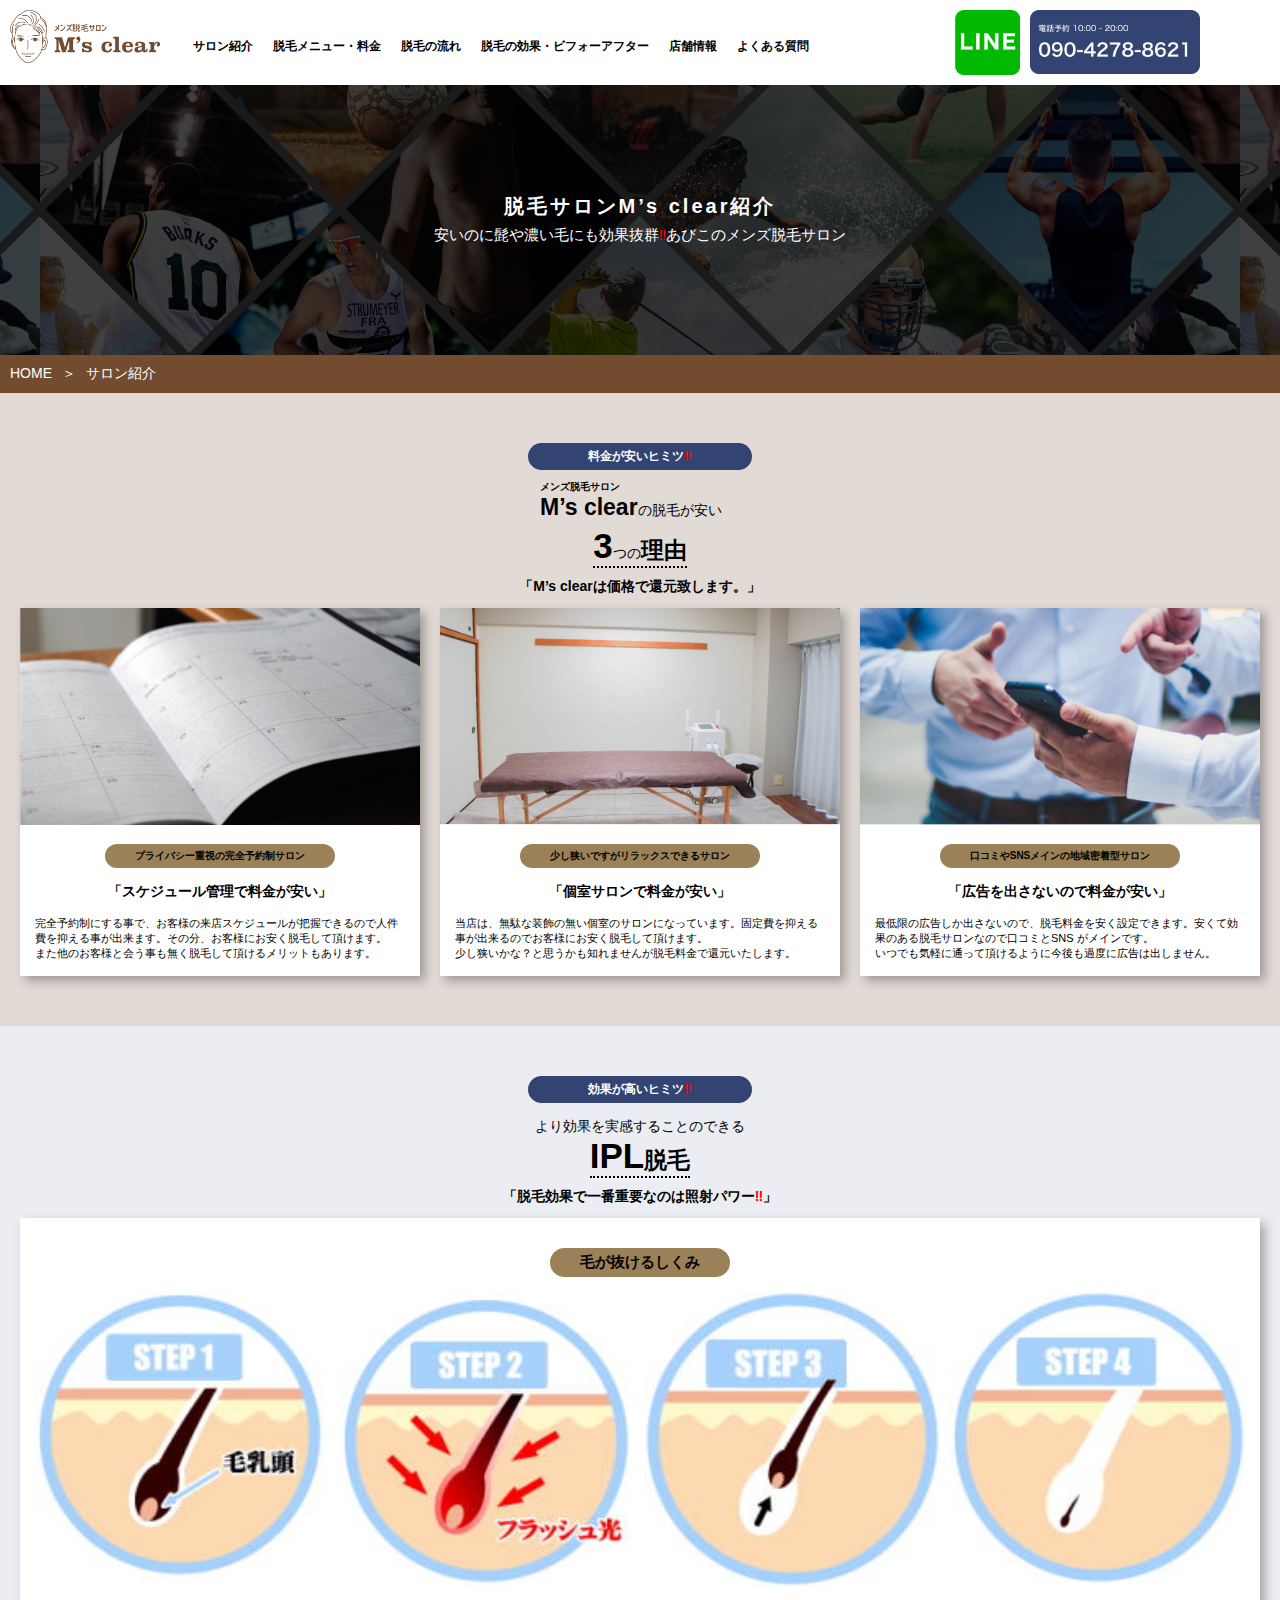
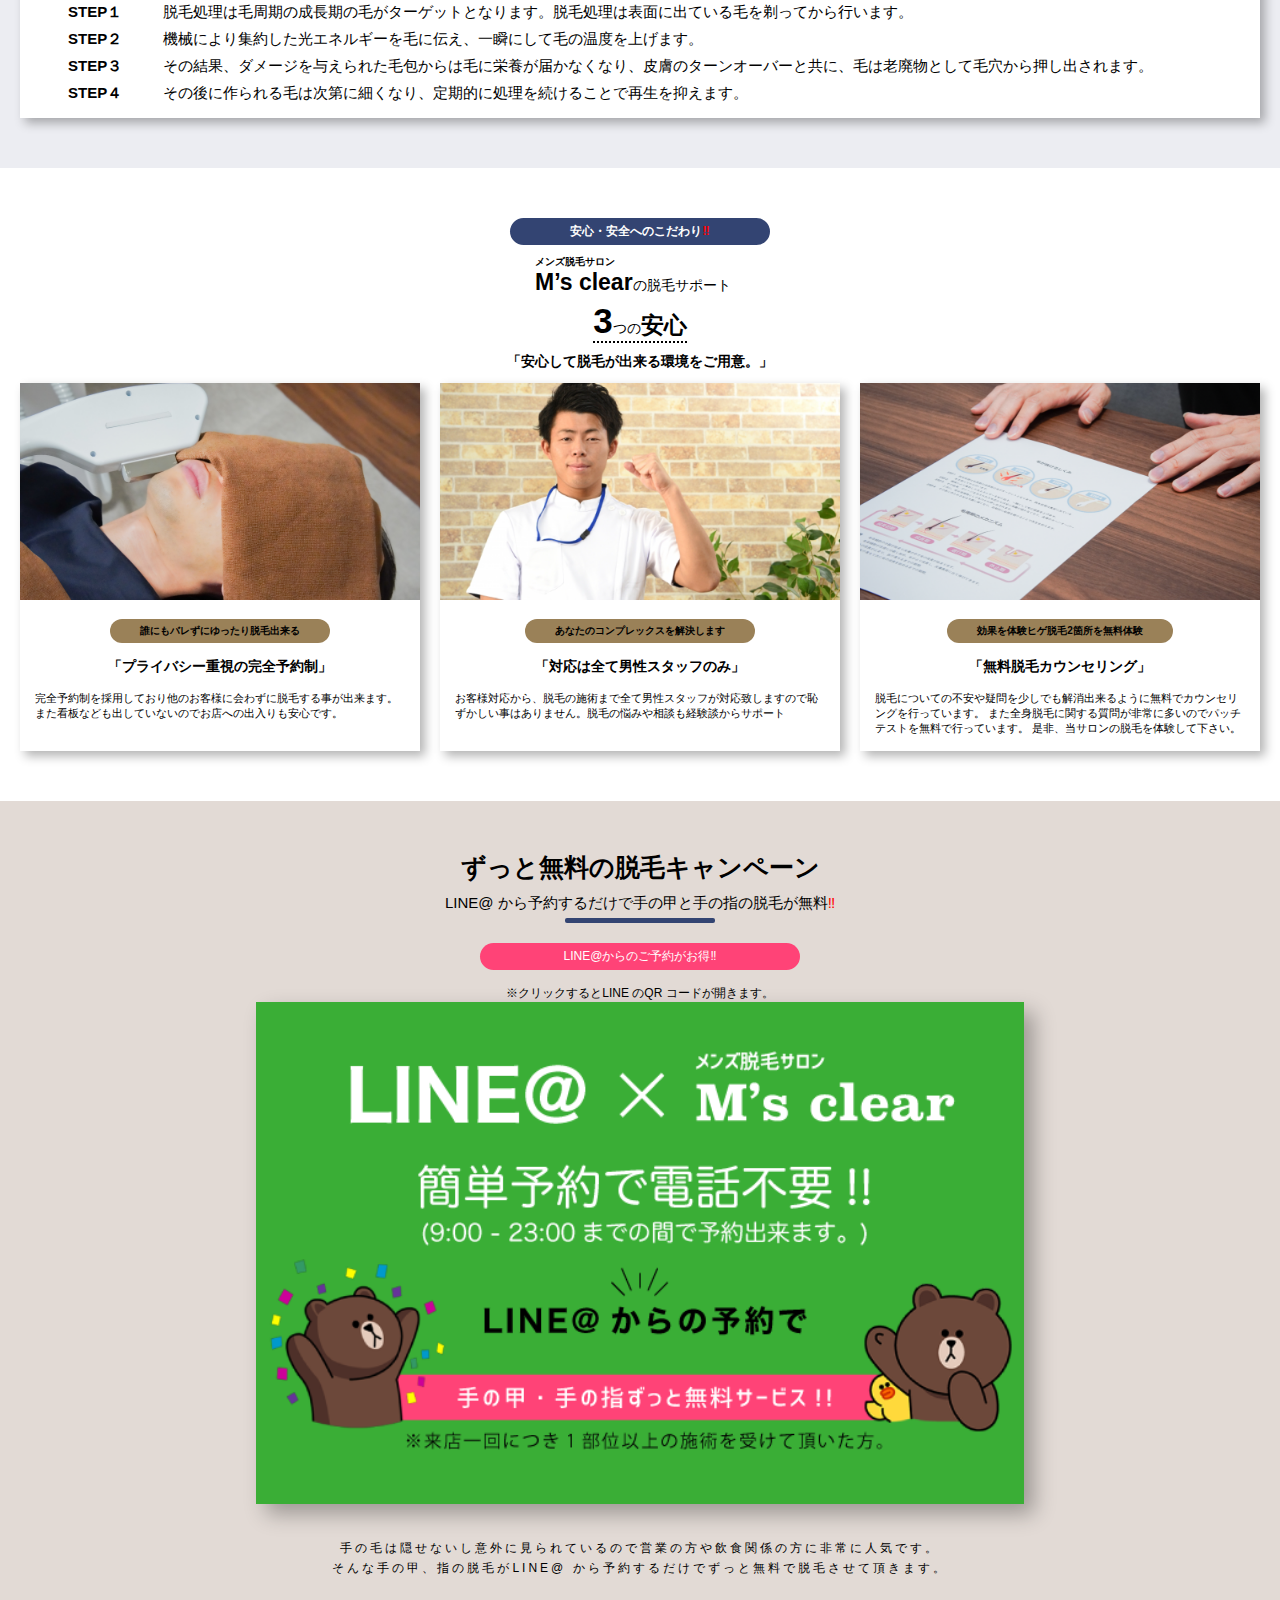
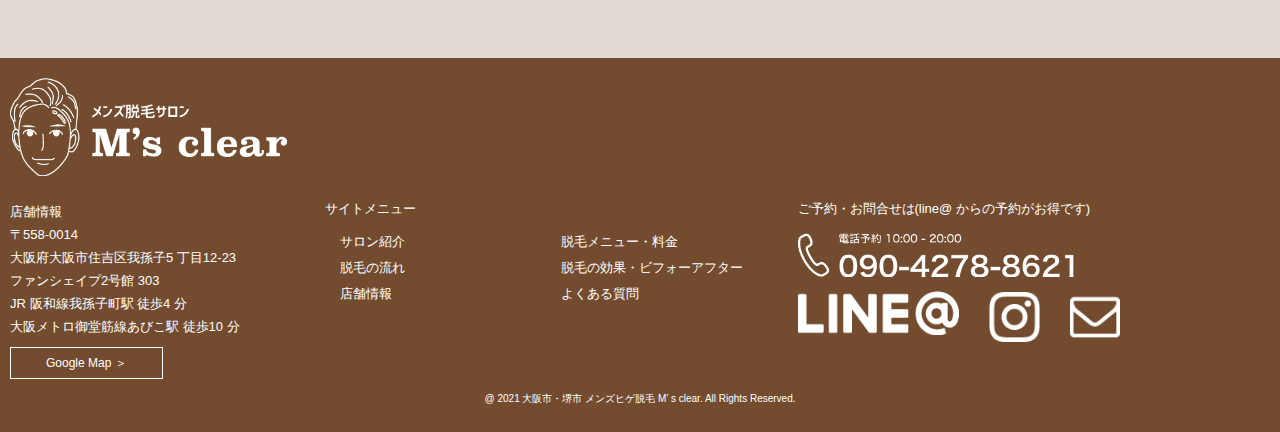
<file: salon_introduction.html>
<!doctype html>
<html lang="ja">
  <head>
    <meta charset="UTF-8">
    <title>メンズ脱毛ならM's clear(エムズクリア)-大阪市・堺市トップクラスのコスパ 男の脱毛 あびこ 長居 我孫子 </title>
    <meta name="description" content="大阪市・堺市で安いメンズ脱毛、ヒゲ脱毛サロンならM's clear。大阪メトロ御堂筋線あびこ駅やJR阪和線我孫子駅も近くて便利。
                                      髭(ヒゲ)や、男性のムダ毛や毛深いVIO脱毛などでお悩みのお客様におすすめの完全予約制、完全個室で安心して脱毛して頂けます。
                                      男性の濃い毛にも痛くなく効果が高い脱毛サロンです。">
    <meta name="keywords" content="大阪,堺,脱毛,メンズ脱毛,ヒゲ脱毛,髭脱毛,vio脱毛,メンズ,男,男性,お知らせ,年末年始,,メンズ脱毛,ヒゲ脱毛,aga治療,ed治療,ツルオ,tsuruo,脱毛情報,メンズ脱毛,夏季休暇,定休日,休み,,beauty soldiers,脱毛情報,ゴールデンウイーク,定休日,休み,,脱毛love,脱毛情報,ヒゲ脱毛,髭,青髭,髭剃り,ヒゲソリ,メンズ脱毛,3回目">
    <link rel="stylesheet" href="css/style.css">
    <link rel="stylesheet" href="css/salon-introduction-style.css">
    <meta name="viewport" content="width=device-width,initial-scale=1,minimum-scale=1.0,maximum-scale=1.0,user-scalable=no">
    <link rel="icon" type="image/x-icon" href="image/favicon.png">
    <link rel="apple-touch-icon" sizes="180x180" href="image/favicon.png">

    <script src="https://ajax.googleapis.com/ajax/libs/jquery/2.1.4/jquery.min.js"></script>
  </head>

  <body>
    <!-- Header -->
    <header>
      <div class="header-left">
        <a href="index.html"><img class="header-logo" src="image/header-logo.png"></a>
      </div>
      <div class="header-center">
        <ul class="header-menu">
          <li class="header-menu-item"><a href="salon_introduction.html">サロン紹介</a></li>
          <li class="header-menu-item"><a href="menu_fee.html">脱毛メニュー・料金</a></li>
          <li class="header-menu-item"><a href="flow.html">脱毛の流れ</a></li>
          <li class="header-menu-item"><a href="effectiveness.html">脱毛の効果・ビフォーアフター</a></li>
          <li class="header-menu-item"><a href="info.html">店舗情報</a></li>
          <li class="header-menu-item"><a href="question.html">よくある質問</a></li>
        </ul>
      </div>
      <div class="header-right">
        <div class="header-icons">
          <a href="https://line.me/R/ti/p/%40040hncwb"><img class="header-line-icon" src="image/header-line-icon.png"></a>
          <a href="tel:090-4278-8621"><img class="header-tel-icon" src="image/header-tel-icon.png"></a>
          <!-- Humberger -->
          <div class="hamburger">
            <span></span>
            <span></span>
            <span></span>
          </div>
          <!-- Humberger -->
        </div>
      </div>
    </header>


    <!-- Humberger -->
    <nav class="globalMenuSp">
      <ul>
        <li><a href="salon_introduction.html">サロン紹介</a></li>
        <li><a href="menu_fee.html">脱毛メニュー・料金</a></li>
        <li><a href="flow.html">脱毛の流れ</a></li>
        <li><a href="effectiveness.html">脱毛の効果・ビフォーアフター</a></li>
        <li><a href="info.html">店舗情報</a></li>
        <li><a href="question.html">よくある質問</a></li>
      </ul>
    </nav>
    <!-- Humberger -->



    <!-- Salon Introduction1 Wrapper -->
    <div id="blog-title" data-brand="hatenablog">
      <div id="blog-title-inner" style="background-image: url('image/fee1-img.png'); background-position: center -326px;">
        <div id="blog-title-content">
          <h1 id="title">脱毛サロンM’s clear紹介</h1>
          <h2 id="blog-description">安いのに髭や濃い毛にも効果抜群<span>‼</span>あびこのメンズ脱毛サロン</h2>
        </div>
      </div>
    </div>
    <div class="introduction1-menu">
      <a class="home" href="index.html">HOME</a>
      <p class="allow">＞</p>
      <p class="salon-introduction">サロン紹介</p>
    </div>




    
    <!-- Salon Introduction2 Wrapper -->
    <div class="introduction2-wrapper">
      <p class="introduction2-subtitle">料金が安いヒミツ<span>‼︎</span></p>
      <div class="introduction-titles">
        <p class="introduction2-text1">メンズ脱毛サロン</p>
        <p class="introduction2-title1"><span>M’s clear</span>の脱毛が安い</p>
      </div>
      <p class="introduction2-title2"><span class="large">3</span>つの<span class="bold">理由</span></p>
      <p class="introduction2-text2">「M’s clearは価格で還元致します。」</p>
      <div class="introduction2-menus">
        <div class="introduction2-menu">
          <img src="image/introduction2-img1.png" class="introduction2-menu-img">
          <p class="introduction2-menu-text1">プライバシー重視の完全予約制サロン</p>
          <h3 class="introduction2-menu-title">「スケジュール管理で料金が安い」</h3>
          <p class="introduction2-menu-text2">
            完全予約制にする事で、お客様の来店スケジュールが把握できるので人件費を抑える事が出来ます。その分、お客様にお安く脱毛して頂けます。<br>
            また他のお客様と会う事も無く脱毛して頂けるメリットもあります。
          </p>
        </div>
        <div class="introduction2-menu">
          <img src="image/introduction2-img2.png" class="introduction2-menu-img">
          <p class="introduction2-menu-text1">少し狭いですがリラックスできるサロン</p>
          <h3 class="introduction2-menu-title">「個室サロンで料金が安い」</h3>
          <p class="introduction2-menu-text2">
            当店は、無駄な装飾の無い個室のサロンになっています。固定費を抑える事が出来るのでお客様にお安く脱毛して頂けます。<br>
            少し狭いかな？と思うかも知れませんが脱毛料金で還元いたします。
          </p>
        </div>
        <div class="introduction2-menu">
          <img src="image/introduction2-img3.png" class="introduction2-menu-img">
          <p class="introduction2-menu-text1">口コミやSNSメインの地域密着型サロン</p>
          <h3 class="introduction2-menu-title">「広告を出さないので料金が安い」</h3>
          <p class="introduction2-menu-text2">
            最低限の広告しか出さないので、脱毛料金を安く設定できます。安くて効果のある脱毛サロンなので口コミとSNS がメインです。<br>
            いつでも気軽に通って頂けるように今後も過度に広告は出しません。
          </p>
        </div>
      </div>
    </div>




    <!-- Salon Introduction3 Wrapper -->
    <div class="introduction3-wrapper">
      <p class="introduction2-subtitle">効果が高いヒミツ<span>‼︎</span></p>
      <p class="introduction2-title1" id="introduction2-title1">より効果を実感することのできる</p>
      <p class="introduction2-title2"><span class="large">IPL</span><span class="bold">脱毛</span></p>
      <p class="introduction2-text2">「脱毛効果で一番重要なのは照射パワー<span>‼</span>」</p>
      <div class="introduction3-menu">
        <p class="introduction3-menu-title">毛が抜けるしくみ</p>
        <div class="introduction3-imgs">
          <img src="image/step1.jpg" class="step">
          <img src="image/step2.jpg" class="step">
          <img src="image/step3.jpg" class="step">
          <img src="image/step4.jpg" class="step">
        </div>
        <div class="introduction3-menu-texts">
          <p class="step-text">STEP１</p>
          <p class="introduction3-menu-text">脱毛処理は毛周期の成長期の毛がターゲットとなります。脱毛処理は表面に出ている毛を剃ってから行います。</p>
          <p class="step-text">STEP２</p>
          <p class="introduction3-menu-text">機械により集約した光エネルギーを毛に伝え、一瞬にして毛の温度を上げます。</p>
          <p class="step-text">STEP３</p>
          <p class="introduction3-menu-text">その結果、ダメージを与えられた毛包からは毛に栄養が届かなくなり、皮膚のターンオーバーと共に、毛は老廃物として毛穴から押し出されます。</p>
          <p class="step-text">STEP４</p>
          <p class="introduction3-menu-text">その後に作られる毛は次第に細くなり、定期的に処理を続けることで再生を抑えます。</p>
        </div>
      </div>
    </div>




    <!-- Salon Introduction4 Wrapper -->
    <div class="introduction4-wrapper">
      <p class="introduction2-subtitle">安心・安全へのこだわり<span>‼︎</span></p>
      <div class="introduction4-titles">
        <p class="introduction2-text1">メンズ脱毛サロン</p>
        <p class="introduction2-title1"><span>M’s clear</span>の脱毛サポート</p>
      </div>
      <p class="introduction2-title2"><span class="large">3</span>つの<span class="bold">安心</span></p>
      <p class="introduction2-text2">「安心して脱毛が出来る環境をご用意。」</p>
      <div class="introduction2-menus">
        <div class="introduction2-menu">
          <img src="image/top4-img4.png" class="introduction2-menu-img">
          <p class="introduction2-menu-text1">誰にもバレずにゆったり脱毛出来る</p>
          <h3 class="introduction2-menu-title">「プライバシー重視の完全予約制」</h3>
          <p class="introduction2-menu-text2">
            完全予約制を採用しており他のお客様に会わずに脱毛する事が出来ます。また看板なども出していないのでお店への出入りも安心です。
          </p>
        </div>
        <div class="introduction2-menu">
          <img src="image/top4-img6.png" class="introduction2-menu-img">
          <p class="introduction2-menu-text1">あなたのコンプレックスを解決します</p>
          <h3 class="introduction2-menu-title">「対応は全て男性スタッフのみ」</h3>
          <p class="introduction2-menu-text2">
            お客様対応から、脱毛の施術まで全て男性スタッフが対応致しますので恥ずかしい事はありません。脱毛の悩みや相談も経験談からサポート
          </p>
        </div>
        <div class="introduction2-menu">
          <img src="image/top4-img2.png" class="introduction2-menu-img">
          <p class="introduction2-menu-text1">効果を体験ヒゲ脱毛2箇所を無料体験</p>
          <h3 class="introduction2-menu-title">「無料脱毛カウンセリング」</h3>
          <p class="introduction2-menu-text2">
            脱毛についての不安や疑問を少しでも解消出来るように無料でカウンセリングを行っています。
            また全身脱毛に関する質問が非常に多いのでパッチテストを無料で行っています。
            是非、当サロンの脱毛を体験して下さい。
          </p>
        </div>
      </div>
    </div>
  




    <!-- Line Wrapper -->
    <div class="line-wrapper">
      <h1 class="line-wrapper-title">ずっと無料の脱毛キャンペーン</h1>
      <h2 class="line-wrapper-subtitle">LINE@ から予約するだけで手の甲と手の指の脱毛が無料<span>‼</span></h2>
      <p class="line-wrapper-sub1">LINE@からのご予約がお得‼</p>
      <p class="line-wrapper-sub2">※クリックするとLINE のQR コードが開きます。</p>
      <a href="https://line.me/R/ti/p/%40040hncwb" class="line-wrapper-link"><img src="image/line-wrapper-img.png" class="line-wrapper-img"></a>
      <p class="line-wrapper-sub3">
        手の毛は隠せないし意外に見られているので営業の方や飲食関係の方に非常に人気です。<br>
        そんな手の甲、指の脱毛がLINE@ から予約するだけでずっと無料で脱毛させて頂きます。
      </p>
    </div>
    

    <!-- Footer -->
    <footer>
      <img class="footer-logo" src="image/footer-logo.png">
      <div class="footer-main">
        <div class="footer-left">
          <p class="footer-address">
            <span>店舗情報</span><br>
            〒558-0014<br>
            大阪府大阪市住吉区我孫子5 丁目12-23<br>
            ファンシェイプ2号館 303<br>
            JR 阪和線我孫子町駅 徒歩4 分<br>
            大阪メトロ御堂筋線あびこ駅 徒歩10 分
          </p>
          <a class="googlemap-button" href="https://goo.gl/maps/UN1rC9pQnnkynV1A7">Google Map  ＞</a>
        </div>
        <div class="footer-center">
          <p class="site-menu-title">サイトメニュー</p>
          <div class="site-menu">
            <a class="site-menu-item" href="salon_introduction.html">サロン紹介</a>
            <a class="site-menu-item" href="menu_fee.html">脱毛メニュー・料金</a>
            <a class="site-menu-item" href="flow.html">脱毛の流れ</a>
            <a class="site-menu-item" href="effectiveness.html">脱毛の効果・ビフォーアフター</a>
            <a class="site-menu-item" href="info.html">店舗情報</a>
            <a class="site-menu-item" href="question.html">よくある質問</a>
          </div>
        </div>
        <div class="footer-right">
          <p class="yoyaku-sns-title">ご予約・お問合せは(line@ からの予約がお得です)</p>
          <a href="tel:090-4278-8621"><img class="footer-tel-icon" src="image/footer-tel-icon.png"></a>
          <div class="sns-icons">
            <a class="sns-icon" href="https://line.me/R/ti/p/%40040hncwb"><img src="image/footer-line-icon.png"></a>
            <a class="sns-icon" href="#"><img src="image/footer-insta-icon.png"></a>
            <a class="sns-icon" href="mailto:ms.clear2021@gmail.com"><img src="image/footer-mail-icon.png"></a>
          </div>
        </div>
      </div>
      <p class="copyright">@ 2021 大阪市・堺市 メンズヒゲ脱毛 M’ s clear. All Rights Reserved.</p>
    </footer>

    <script src="js/script.js"></script>
  </body>
</html>
</file>
<file: css/style.css>
@charset "UTF-8";
/* CSS Document */

html, body,
ul, ol, li,
h1, h2, h3, h4, h5, h6, p, div {
  margin: 0;
  padding: 0;
}

body {
  font-family: 'Hiragino Kaku Gothic ProN W3', sans-serif;
  background-color: white;
}

li {
  list-style: none;
}

a {
  text-decoration: none;
}

*{
  box-sizing:border-box;
}

/* Top Page Style */

/* Header Style */
header{
    width: 100%;
    height: 85px;
    display: grid;
    grid-template-columns: 1fr 5fr 2fr;
    padding: 10px;
}

.header-left{
    width: 100%;
    position: relative;
}

.header-logo{
    width: 150px;
}

.header-center{
    width: 100%;
    position: relative;
}

.header-menu{
    width: 100%;
    display: flex;
    position: absolute;
    transform:translate(-50%,-50%);
    top: 50%;
    left: 50%;
    padding-left: 15px;
}

.header-menu-item a{
    color: black;
    font-weight: 800;
    padding: 0 10px;
    font-family: sans-serif;
    font-size: 12px;
}

.header-menu-item a:hover{
    color: rgb(61, 61, 61);
}

.header-right{
    width: 100%;
}

.header-icons{
    width: 100%;
    display: flex;
    flex-wrap: nowrap;
}

.header-line-icon{
    width: 65px;
    margin-right: 10px;
}

.header-tel-icon{
    width: 170px;
    line-height: 85px;
}


@media(max-width:1080px){
    header{
        grid-template-columns: 1fr 3fr;
        padding: 10px;
    }

    .header-center{
        display: none;
    }

    .header-icons{
        justify-content: flex-end;
    }

    .header-tel-icon{
        margin-right: 80px;
    }
}

@media(max-width:520px){
    header{
        grid-template-columns: 1fr 3fr;
        padding: 10px;
    }

    .header-logo{
        width: 120px;
    }

    .header-center{
        display: none;
    }

    .header-icons{
        justify-content: flex-end;
    }

    .header-line-icon{
        width: 45px;
        margin-right: 5px;
    }

    .header-tel-icon{
        width: 120px;
        line-height: 85px;
        margin-right: 45px;
    }
}








/*　ハンバーガーボタン　*/
.hamburger {
    display : block;
    position: fixed;
    z-index : 3;
    right : 13px;
    top   : 12px;
    width : 65px;
    height: 65px;
    cursor: pointer;
    text-align: center;
}
.hamburger span {
    display : none;
    position: absolute;
    width   : 45px;
    height  : 2px ;
    left    : 6px;
    background : #555;
    -webkit-transition: 0.3s ease-in-out;
    -moz-transition   : 0.3s ease-in-out;
    transition        : 0.3s ease-in-out;
}
.hamburger span:nth-child(1) {
    top: 10px;
}
.hamburger span:nth-child(2) {
    top: 30px;
}
.hamburger span:nth-child(3) {
    top: 50px;
}
  
/* ナビ開いてる時のボタン */
.hamburger.active span:nth-child(1) {
    top : 16px;
    left: 6px;
    -webkit-transform: rotate(-45deg);
    -moz-transform   : rotate(-45deg);
    transform        : rotate(-45deg);
}
  
.hamburger.active span:nth-child(2),
.hamburger.active span:nth-child(3) {
    top: 16px;
    -webkit-transform: rotate(45deg);
    -moz-transform   : rotate(45deg);
    transform        : rotate(45deg);
}
  
nav.globalMenuSp {
    position: fixed;
    z-index : 2;
    top  : 0;
    left : 0;
    color: #000;
    background: #fff;
    text-align: center;
    transform: translateY(-100%);
    transition: all 0.6s;
    width: 100%;
}
  
nav.globalMenuSp ul {
    background: #ccc;
    margin: 0 auto;
    padding: 0;
    width: 100%;
}
  
nav.globalMenuSp ul li {
    list-style-type: none;
    padding: 0;
    width: 100%;
    border-bottom: 1px solid #fff;
}
nav.globalMenuSp ul li:last-child {
    padding-bottom: 0;
    border-bottom: none;
}
nav.globalMenuSp ul li:hover{
    background :#ddd;
}
  
nav.globalMenuSp ul li a {
    display: block;
    color: #000;
    padding: 1em 0;
    text-decoration :none;
}
  
/* このクラスを、jQueryで付与・削除する */
nav.globalMenuSp.active {
    transform: translateY(0%);
}


@media(max-width:1080px){
    .hamburger span {
        display : block;
    }
}

@media(max-width:520px){
    .hamburger {
        width : 40px;
        height: 40px;
    }
    .hamburger span {
        width   : 35px;
    }
    .hamburger span:nth-child(1) {
        top: 5px;
    }
    .hamburger span:nth-child(2) {
        top: 20px;
    }
    .hamburger span:nth-child(3) {
        top: 35px;
    }
}












/* Line Wrapper Style */
.line-wrapper{
    text-align: center;
    padding: 50px 0;
    width: 100%;
}

.line-wrapper-title{
    font-size: 25px;
    padding-bottom: 10px;
}

.line-wrapper-subtitle{
    font-size: 15px;
    font-weight: 200;
    position: relative;
    display: inline-block;
    margin-bottom: 1em;
}

.line-wrapper-subtitle:before {
    content: '';
    position: absolute;
    left: 50%;
    bottom: -10px;/*線の上下位置*/
    display: inline-block;
    width: 150px;/*線の長さ*/
    height: 5px;/*線の太さ*/
    -webkit-transform: translateX(-50%);
    transform: translateX(-50%);/*位置調整*/
    background-color: #334472;/*線の色*/
    border-radius: 2px;/*線の丸み*/
}

.line-wrapper-subtitle span{
    color: red;
}

.line-wrapper-sub1{
    color: white;
    font-size: 12px;
    background-color: #ff4377;
    border-radius: 15px;
    padding: 5px 40px;
    width: 25%;
    margin: 15px auto;
}

.line-wrapper-sub2{
    font-size: 12px;
}

.line-wrapper-link{
    width: 100%;
}

.line-wrapper-img{
    width: 60%;
    box-shadow: 10px 10px 20px rgba(0,0,0,0.3);
}

.line-wrapper-img:hover{
    opacity: 0.7;
}

.line-wrapper-sub3{
    margin: 30px 0;
    font-size: 12px;
    letter-spacing: 3px;
    line-height: 20px;
}



@media(max-width:960px){
    .line-wrapper-sub1{
        font-size: 12px;
        border-radius: 15px;
        padding: 5px 40px;
        width: 65%;
        margin: 15px auto;
    }

    .line-wrapper-img{
        width: 60%;
    }
}

@media(max-width:780px){
    .line-wrapper-img{
        width: 75%;
    }

    .line-wrapper-sub3{
        margin: 30px 80px;
        font-size: 12px;
        letter-spacing: 3px;
        line-height: 20px;
    }
}

@media(max-width:490px){
    .line-wrapper-title{
        font-size: 20px;
        padding-bottom: 10px;
    }

    .line-wrapper-subtitle{
        font-size: 13px;
    }

    .line-wrapper-img{
        width: 85%;
        box-shadow: 5px 5px 10px rgba(0,0,0,0.3);
    }

    .line-wrapper-sub3{
        margin: 30px 15px;
        font-size: 12px;
        letter-spacing: 3px;
        line-height: 20px;
    }
}












/* Footer Style */
footer{
    width: 100%;
    background-color: #734c2f;
    color: white;
    font-family: sans-serif;
    padding: 20px 10px 40px 10px;
    position: relative;
}

.footer-logo{
    width: 22%;
}

.footer-main{
    width: 100%;
    display: grid;
    grid-template-columns: 2fr 3fr 3fr;
    margin: 20px 0;
}


.footer-left{
    width: 90%;
    order: 1;
}

.footer-address{
    width: 100%;
    font-size: 13px;
    line-height: 23px;
    margin-bottom: 15px;
}

.googlemap-button{
    color: white;
    font-size: 12px;
    padding: 8px 35px;
    border: 1px solid white;
}

.googlemap-button:hover{
    background-color: rgba(255, 255, 255, 0.3);
}


.footer-center{
    order: 2;
}

.site-menu-title{
    font-size: 13px;
}

.site-menu{
    font-size: 13px;
    padding: 15px 15px;
    display: grid;
    grid-template-columns: 1fr 1fr;
}

.site-menu-item{
    color: white;
    padding-bottom: 8px;
}

.site-menu-item:hover{
    color: rgb(199, 199, 199);
}


.footer-right{
    order: 3;
}

.yoyaku-sns-title{
    font-size: 13px;
    margin-bottom: 5px;
}

.footer-tel-icon{
    width: 60%;
    margin: 10px 0;
}

.footer-tel-icon:hover{
    opacity: 0.7;
}

.sns-icons{
    display: grid;
    grid-template-columns: 3.2fr 1fr 1fr;
    gap: 30px;
    padding-right: 150px;
}

.sns-icon img{
    width: 100%;
}

.sns-icon img:hover{
    opacity: 0.7;
}




.copyright{
    font-size: 10px;
    position: absolute;
    transform: translateX(-50%);
    left: 50%;
}


@media(max-width:1080px){
    footer{
        padding: 20px 0 40px 0;
        text-align: center;
    }

    .footer-logo{
        width: 35%;
    }
    
    .footer-main{
        grid-template-columns: 1fr;
        margin: 20px 0;
    }
    
    .footer-left{
        width: 100%;
        order: 3;
        text-align: center;
        margin-bottom: 15px;
    }

    .footer-address{
        font-size: 18px;
        margin-left: 10px;
        text-align: left;
    }

    .footer-address span{
        font-weight: bold;
    }
    
    .googlemap-button{
        font-size: 18px;
        padding: 8px 60px;
        text-align: center;
        width: 100%;
        margin: 0 auto;
    }

    .footer-center{
        order: 1;
        text-align: left;
        margin-bottom: 15px;
    }

    .site-menu-title{
        font-size: 18px;
        font-weight: bold;
        padding-left: 10px;
    }

    .site-menu{
        font-size: 15px;
        padding: 15px 0px;
        display: grid;
        grid-template-columns: 1fr 1fr;
    }
    
    .site-menu-item{
        padding: 15px 10px;
        border: solid 1px rgba(255, 255, 255, 0.3);
    }

    .footer-right{
        order: 2;
        margin-bottom: 15px;
        text-align: center;
    }

    .yoyaku-sns-title{
        font-size: 18px;
        margin-bottom: 5px;
        text-align: left;
        font-weight: bold;
        padding-left: 10px;
    }
    
    .footer-tel-icon{
        width: 45%;
        margin: 10px 0;
        padding-bottom: 15px;
    }
    
    .sns-icons{
        display: grid;
        grid-template-columns: 3.2fr 1fr 1fr;
        gap: 25px;
        width: 40%;
        margin: 0 auto;
        padding-right: 0;
    }
    
    .sns-icon img{
        width: 100%;
    }

}


@media(max-width:750px){
    footer{
        padding: 20px 0 40px 0;
        text-align: center;
    }

    .footer-logo{
        width: 50%;
    }
    
    .footer-main{
        grid-template-columns: 1fr;
        margin: 20px 0;
    }
    
    .footer-left{
        width: 100%;
        order: 3;
        text-align: center;
        margin-bottom: 15px;
    }

    .footer-address{
        font-size: 14px;
        margin-left: 10px;
        text-align: left;
    }

    .footer-address span{
        font-weight: bold;
    }
    
    .googlemap-button{
        font-size: 14px;
        padding: 8px 60px;
        text-align: center;
        width: 100%;
        margin: 0 auto;
    }

    .footer-center{
        order: 1;
        text-align: left;
        margin-bottom: 15px;
    }

    .site-menu-title{
        font-size: 13px;
        font-weight: bold;
        padding-left: 10px;
    }

    .site-menu{
        font-size: 11px;
        padding: 15px 0px;
        display: grid;
        grid-template-columns: 1fr 1fr;
    }
    
    .site-menu-item{
        padding: 15px 10px;
        border: solid 1px rgba(255, 255, 255, 0.3);
    }

    .footer-right{
        order: 2;
        margin-bottom: 15px;
        text-align: center;
    }

    .yoyaku-sns-title{
        font-size: 13px;
        margin-bottom: 5px;
        text-align: left;
        font-weight: bold;
        padding-left: 10px;
    }
    
    .footer-tel-icon{
        width: 60%;
        margin: 10px 0;
        padding-bottom: 5px;
    }
    
    .sns-icons{
        display: grid;
        grid-template-columns: 3.2fr 1fr 1fr;
        gap: 10px;
        width: 40%;
        margin: 0 auto;
        padding-right: 0;
    }
    
    .sns-icon img{
        width: 100%;
    }

}


























.temporary{
    font-size: 20px;
    width: 100%;
    margin: 20px auto;
    padding: 80px 0;
    background-color: rgb(228, 191, 158);
    color: red;
}
</file>
<file: css/effectiveness-style.css>
/*----- effectiveness1-wrapper -----*/
#blog-title{
    width:100%;
    height:270px;
    overflow:hidden;
    display:table;
    margin:0 0 0rem 0;
    background:#009688;
    color:#fff;
}

#blog-title #blog-title-inner{
    display:table-cell;
    text-align:center;
    vertical-align:middle;
}
#blog-title #title{
    font-size:20px;
    font-weight:700;
    line-height:1;
    color:#fff;
    letter-spacing:0.15em;
}

#blog-description{
    font-size: 15px;
    font-weight: 400;
    margin-top: 10px;
}

#blog-description span{
    color: red;
}
    
.effectiveness1-menu{
    width: 100%;
    display: flex;
    padding: 10px;
    background-color: #734c2f;
}

.home{
    color: white;
    font-size: 14px;
    margin-right: 10px;
}

.home:hover{
    opacity: 0.5;
}

.allow{
    color: white;
    font-size: 14px;
    margin-right: 10px;
}

.effectiveness{
    color: white;
    font-size: 14px;
}

@media(max-width:580px){
    #blog-title #title{
        font-size:17px;
    }
    
    #blog-description{
        font-size: 13px;
    }
}





/*----- effectiveness2-wrapper -----*/
.effectiveness2-wrapper{
    text-align: center;
    padding: 50px 20px 0px 20px;
    width: 100%;
}

.effectiveness2-wrapper-title{
    display: inline-block;
    font-size: 25px;
    margin-bottom: 15px;
    background: linear-gradient(transparent 60%, #3344728c 0%);
}

.effectiveness2-wrapper-title span{
    color: red;
}

.effectiveness2-wrapper-subtitle{
    font-size: 15px;
    font-weight: 200;
    position: relative;
    display: inline-block;
    margin-bottom: 1em;
}

.effectiveness2-wrapper-subtitle span{
    color: red;
}

@media(max-width:490px){
    .effectiveness2-wrapper-title{
        font-size: 20px;
        margin-bottom: 15px;
    }

    .effectiveness2-wrapper-subtitle{
        font-size: 13px;
    }
}






/*----- effectiveness3-wrapper -----*/
.effectiveness3-wrapper{
    width: 100%;
    padding: 50px 20px 50px 20px;
    display: grid;
    grid-template-columns: 1fr 1fr;
}

.effectiveness3-menu1,.effectiveness3-menu2{
    width: 100%;
    padding: 15px;
}

.effectiveness3-menu1{
    background-color: #637fd383;
}

.effectiveness3-menu2{
    background-color: #bdaf96;
}

.effectiveness3-title1{
    display: inline-block;
    color: white;
    font-size: 12px;
    font-weight: 700;
    padding: 5px 60px;
    border-radius: 15px;
    background-color: #334472;
}

.effectiveness3-title2{
    display: inline-block;
    color: white;
    font-size: 12px;
    font-weight: 700;
    padding: 5px 60px;
    border-radius: 15px;
    background-color: #9a8158;
}

.effectiveness3-subtitle{
    font-size: 14px;
    font-weight: 500;
    padding: 10px 0;
}

.effectiveness3-text1{
    color: #f40073;
    font-size: 30px;
    font-weight: bold;
}

.effectiveness3-text1 span{
    font-size: 45px;
}

.effectiveness3-text2{
    font-size: 14px;
    font-weight: 500;
    padding: 10px 0;
}

.effectiveness3-text3{
    font-size: 12px;
    font-weight: 200;
    padding-bottom: 45px;
}

.effectiveness3-counts{
    width: 100%;
}

.effectiveness3-count1{
    display: inline-block;
    color: white;
    font-size: 12px;
    font-weight: 700;
    padding: 5px 60px;
    border-radius: 15px;
    background-color: #334472;
    margin-bottom: 5px;
}

.effectiveness3-count2{
    display: inline-block;
    color: white;
    font-size: 12px;
    font-weight: 700;
    padding: 5px 60px;
    border-radius: 15px;
    background-color: #9a8158;
    margin-bottom: 5px;
}

.effectiveness3-img{
    width: 100%;
}


@media(max-width:750px){
    .effectiveness3-wrapper{
        grid-template-columns: 1fr;
    }
}






/*----- effectiveness4-wrapper -----*/
.effectiveness4-wrapper{
    text-align: center;
    padding: 50px 20px 50px 20px;
    width: 100%;
    background-color: #734c2f34;
}

.top6-menus{
    width: 100%;
    display: grid;
    grid-template-columns: 1fr 1fr 1fr;
    gap: 15px;
    margin: 15px 0;
}

.top6-menu{
    width: 100%;
}

.top6-img{
    width: 100%;
}

.top6-texts{
    width: 100%;
    display: grid;
    grid-template-columns: 1fr 1fr;
    gap: 15px;
}

.top6-text{
    width: 100%;
    display: grid;
    grid-template-columns: 1fr 1fr;
    gap: 10px;
}

.top6-text1{
    display: inline-block;
    background-color: #808080;
    font-size: 12px;
    padding: 3px 8px;
    border-radius: 15px;
}

.top6-text2{
    width: 100%;
    font-size: 12px;
}

.top6-text3{
    display: inline-block;
    background-color: #637fd3;
    font-size: 12px;
    padding: 3px 8px;
    border-radius: 15px;
}

@media(max-width:770px){
    .top6-menus{
        grid-template-columns: 1fr 1fr;
        margin: 15px 0;
    }
}

@media(max-width:490px){
    .top6-menus{
        grid-template-columns: 1fr;
        margin: 15px 0;
    }
}





/*----- effectiveness5-wrapper -----*/
.effectiveness5-wrapper{
    text-align: center;
    padding: 50px 20px 50px 20px;
    width: 100%;
}

.effectiveness5-subtitle{
    width: 300px;
    margin: 10px auto;
    color: white;
    font-size: 12px;
    font-weight: 700;
    padding: 5px 60px;
    border-radius: 15px;
    background-color: #334472;
}

.effectiveness5-title{
    display: inline-block;
    font-size: 25px;
    margin-bottom: 30px;
    background: linear-gradient(transparent 60%, #3344728c 0%);
}

.effectiveness5-title span{
    color: red;
}

.effectiveness5-menus{
    width: 100%;
    display: grid;
    grid-template-columns: 1fr 1fr 1fr;
    gap: 25px;
}

.effectiveness5-menu{
    width: 100%;
}

.effectiveness5-img{
    width: 70%;
}

.effectiveness5-menu-title{
    font-size: 18px;
    font-weight: 900;
    border-bottom: solid 2px rgb(97, 97, 97);
    padding-bottom: 3px;
    margin-bottom: 8px;
}

.effectiveness5-text{
    font-size: 14px;
    font-weight: 100;
    text-align: left;
}

@media(max-width:770px){
    .effectiveness5-menus{
        grid-template-columns: 1fr 1fr;
    }
}

@media(max-width:490px){
    .effectiveness5-menus{
        grid-template-columns: 1fr;
    }

    .effectiveness5-title{
        font-size: 20px;
    }

    .effectiveness5-menu{
        padding: 20px;
    }
}



/*----- LINE wrapper -----*/
.line-wrapper{
    background-color: #734c2f34;
}
</file>
<file: css/flow-style.css>
/*----- flow1-wrapper -----*/
#blog-title{
    width:100%;
    height:270px;
    overflow:hidden;
    display:table;
    margin:0 0 0rem 0;
    background:#009688;
    color:#fff;
}

#blog-title #blog-title-inner{
    display:table-cell;
    text-align:center;
    vertical-align:middle;
}
#blog-title #title{
    font-size:20px;
    font-weight:700;
    line-height:1;
    color:#fff;
    letter-spacing:0.15em;
}

#blog-description{
    font-size: 15px;
    font-weight: 400;
    margin-top: 10px;
}

#blog-description span{
    color: red;
}
    
.flow1-menu{
    width: 100%;
    display: flex;
    padding: 10px;
    background-color: #734c2f;
}

.home{
    color: white;
    font-size: 14px;
    margin-right: 10px;
}

.home:hover{
    opacity: 0.5;
}

.allow{
    color: white;
    font-size: 14px;
    margin-right: 10px;
}

.flow{
    color: white;
    font-size: 14px;
}

@media(max-width:580px){
    #blog-title #title{
        font-size:17px;
    }
    
    #blog-description{
        font-size: 13px;
    }
}





/*----- flow2-wrapper -----*/
.flow2-wrapper{
    text-align: center;
    padding: 50px 20px 0px 20px;
    width: 100%;
}

.flow2-wrapper-title{
    display: block;
    width: 400px;
    margin: 0 auto;
    font-size: 25px;
    margin-bottom: 15px;
    background: linear-gradient(transparent 60%, #3344728c 0%);
}

.flow2-wrapper-title span{
    color: red;
}

.flow2-wrapper-subtitle{
    font-size: 15px;
    font-weight: 200;
    position: relative;
    display: inline-block;
    margin-bottom: 1em;
}

@media(max-width:490px){
    .flow2-wrapper-title{
        font-size: 20px;
        margin-bottom: 15px;
        width: 330px;
    }

    .flow2-wrapper-subtitle{
        font-size: 13px;
    }
}





/*----- flow3-wrapper -----*/
.flow3-wrapper{
    padding: 0px 20px 50px 20px;
    width: 100%;
}

.flow3-flow{
    display: grid;
    grid-template-columns: 1fr 1fr;
    gap: 25px;
    margin: 40px 0;
}

.flow3-img{
    width: 100%;
    box-shadow: 5px 5px 10px rgba(0,0,0,0.3);
}

.flow3-texts{
    width: 100%;
}

.flow3-step{
    display: inline-block;
    color: white;
    font-size: 18px;
    font-weight: 900;
    padding: 3px 30px;
    border-radius: 20px;
    background-color: #9a8158;
    text-align: center;
}

.flow3-title{
    width: 100%;
    font-size: 18px;
    font-weight: 900;
    margin: 10px 0;
    position: relative;
    padding: 0.3em;
}

.flow3-title:after{
    content: '';
    position: absolute;
    left: 0;
    bottom: 0;
    width: 100%;
    height: 7px;
    background: repeating-linear-gradient(-45deg, #9a8158, #9a8158 2px, white 2px, white 4px);
}

.flow3-text{
    font-size: 12px;
    font-weight: 200;
}

@media(max-width:770px){
    .flow3-flow{
        grid-template-columns: 1fr;
    }

    .flow3-img{
        grid-row-start: 1;
    }

    .flow3-texts{
        grid-row-start: 2;
    }
}









/*----- LINE wrapper -----*/
.line-wrapper{
    background-color: #734c2f34;
}
</file>
<file: css/info-style.css>
/*----- info1-wrapper -----*/
#blog-title{
    width:100%;
    height:270px;
    overflow:hidden;
    display:table;
    margin:0 0 0rem 0;
    background:#009688;
    color:#fff;
}

#blog-title #blog-title-inner{
    display:table-cell;
    text-align:center;
    vertical-align:middle;
}
#blog-title #title{
    font-size:20px;
    font-weight:700;
    line-height:1;
    color:#fff;
    letter-spacing:0.15em;
}

#blog-description{
    font-size: 15px;
    font-weight: 400;
    margin-top: 10px;
}

#blog-description span{
    color: red;
}
    
.info1-menu{
    width: 100%;
    display: flex;
    padding: 10px;
    background-color: #734c2f;
}

.home{
    color: white;
    font-size: 14px;
    margin-right: 10px;
}

.home:hover{
    opacity: 0.5;
}

.allow{
    color: white;
    font-size: 14px;
    margin-right: 10px;
}

.info{
    color: white;
    font-size: 14px;
}

@media(max-width:580px){
    #blog-title #title{
        font-size:17px;
    }
    
    #blog-description{
        font-size: 13px;
    }
}






/*----- info2-wrapper -----*/
.info2-wrapper{
    text-align: center;
    padding: 50px 20px;
    width: 100%;
}

.info2-wrapper-title{
    display: inline-block;
    font-size: 25px;
    margin-bottom: 15px;
    background: linear-gradient(transparent 60%, #3344728c 0%);
}

.info2-wrapper-title span{
    color: red;
}

.info2-wrapper-subtitle{
    font-size: 15px;
    font-weight: 200;
    position: relative;
    display: inline-block;
    margin-bottom: 1em;
}

@media(max-width:490px){
    .info2-wrapper-title{
        font-size: 20px;
        margin-bottom: 15px;
    }

    .info2-wrapper-subtitle{
        font-size: 13px;
    }
}







/*----- info3-wrapper -----*/
.info3-wrapper{
    width: 100%;
    padding: 20px;
}

.info3-title{
    display: inline-block;
    color: white;
    font-size: 17px;
    padding: 5px 20px;
    background-color: #734c2f;
    border-radius: 15px;
}

.info3-items{
    width: 100%;
    display: grid;
    grid-template-columns: 1fr 1fr;
    margin: 15px 0;
}

.info3-texts{
    width: 100%;
    display: grid;
    grid-template-columns: 1fr 3fr;
    border: 0.5px solid black;
}

.info3-subtitle{
    width: 100%;
    font-size: 14px;
    font-weight: 700;
    border: 0.5px solid black;
    padding: 10px;
}

.info3-text{
    width: 100%;
    font-size: 14px;
    border: 0.5px solid black;
    padding: 10px;
}

.info3-maps{
    width: 100%;
    height: 100%;
}

.info3-map{
    width: 100%;
    height: 100%;
}

@media(max-width:790px){
    .info3-items{
        grid-template-columns: 1fr;
    }

    .info3-maps{
        width: 100%;
        height: 250px;
        margin-top: 20px;
    }
}





/*----- info4-wrapper -----*/
.info4-wrapper{
    width: 100%;
    padding: 20px;
}

.info4-title{
    display: inline-block;
    color: white;
    font-size: 17px;
    padding: 5px 20px;
    background-color: #734c2f;
    border-radius: 15px;
}

.info4-subtitle{
    font-size: 13px;
    font-weight: 300;
    padding: 10px 0;
}

.info4-subtitle span{
    color: red;
}

.info4-roots{
    width: 100%;
    display: grid;
    grid-template-columns: 1fr 1fr 1fr;
    gap: 20px;
}

.info4-root-img{
    width: 100%;
}

.info4-root-title{
    display: inline-block;
    font-size: 14px;
    font-weight: 800;
    padding: 5px 15px;
    background-color: #fea621;
    border-radius: 15px;
    margin: 5px 0;
}

.info4-root-text{
    width: 100%;
    font-size: 12px;
    font-weight: 200;
}

@media(max-width:600px){
    .info4-roots{
        grid-template-columns: 1fr 1fr;
    }
}



/*----- LINE wrapper -----*/
.line-wrapper{
    background-color: #734c2f34;
}
</file>
<file: css/top-style.css>
/*----- top1-wrapper -----*/
.top1-wrapper{
    width: 100%;
    height: 700px;
    position: relative;
}

.top1-bg{
    width: 100%;
    height: 700px;
}

.top1-imgs{
    width: 80%;
    position: absolute;
    transform: translate(-50%,-50%);
    top: 50%;
    left: 50%;
}

.top1-img{
    width: 100%;
    box-shadow: 10px 10px 20px rgba(0,0,0,0.3);
}

@media(max-width:900px){
    .top1-wrapper{
        height: 500px;
    }
    
    .top1-bg{
        height: 500px;
    }
}

@media(max-width:650px){
    .top1-wrapper{
        height: 300px;
    }
    
    .top1-bg{
        height: 300px;
    }
}

@media(max-width:470px){
    .top1-wrapper{
        height: 250px;
    }
    
    .top1-bg{
        height: 250px;
    }

    .top1-imgs{
        width: 90%;
    }
}












/*----- top2-wrapper -----*/
.top2-wrapper{
    text-align: center;
    padding: 50px 0;
    width: 100%;
}

.top2-wrapper-title{
    font-size: 25px;
    padding-bottom: 10px;
}

.top2-wrapper-subtitle{
    font-size: 15px;
    font-weight: 200;
    position: relative;
    display: inline-block;
    margin-bottom: 1em;
}

.top2-wrapper-subtitle:before {
    content: '';
    position: absolute;
    left: 50%;
    bottom: -10px;/*線の上下位置*/
    display: inline-block;
    width: 150px;/*線の長さ*/
    height: 5px;/*線の太さ*/
    -webkit-transform: translateX(-50%);
    transform: translateX(-50%);/*位置調整*/
    background-color: #334472;/*線の色*/
    border-radius: 2px;/*線の丸み*/
}

.top2-wrapper-subtitle span{
    color: red;
}

.top2-menus{
    width: 100%;
    padding: 15px 30px;
    display: grid;
    grid-template-columns: 1fr 1fr 1fr 1fr;
    gap: 15px;
}

.top2-menu{
    width: 100%;
    text-align: center;
}

.top2-menu-img{
    width: 100%;
    box-shadow: 5px 5px 10px rgba(0,0,0,0.3);
}

.top2-menu-text{
    width: 100%;
    font-size: 12px;
}

.top2-menu-text span{
    color: red;
}

.top2-button{
    display: inline-block;
    color: black;
    font-size: 13px;
    font-weight: 700;
    padding: 15px 30px;
    margin-top: 20px;
    border: 1px solid black;
    box-shadow: 5px 5px 0px #334472;
}

.top2-button:hover{
    background-color: rgb(172, 172, 172);
}

@media(max-width:770px){
    .top2-menus{
        padding: 15px 30px;
        grid-template-columns: 1fr 1fr;
        gap: 15px;
    }
}

@media(max-width:490px){
    .top2-wrapper-title{
        font-size: 20px;
        padding-bottom: 10px;
    }

    .top2-wrapper-subtitle{
        font-size: 13px;
    }

    .top2-menus{
        padding: 15px 20px;
        grid-template-columns: 1fr 1fr;
        gap: 10px;
    }

    .top2-menu-text{
        font-size: 10px;
    }
}










/*----- top3-wrapper -----*/
.top3-wrapper{
    width: 100%;
    display: grid;
    grid-template-columns: 1fr 1fr;
    background-color: #33447218;
    height: 500px;
}

.top3-img{
    overflow: hidden;
    width: 100%;
    height: 100%;
    object-fit: cover;
}

.top3-explain{
    width: 100%;
    padding: 25px 15px;
    text-align: center;
}

.top3-wrapper-title{
    font-size: 20px;
    padding-bottom: 10px;
}

.top3-wrapper-subtitle{
    font-size: 13px;
    font-weight: 200;
    position: relative;
    display: inline-block;
    margin-bottom: 1em;
}

.top3-wrapper-subtitle:before {
    content: '';
    position: absolute;
    left: 50%;
    bottom: -10px;/*線の上下位置*/
    display: inline-block;
    width: 150px;/*線の長さ*/
    height: 5px;/*線の太さ*/
    -webkit-transform: translateX(-50%);
    transform: translateX(-50%);/*位置調整*/
    background-color: #334472;/*線の色*/
    border-radius: 2px;/*線の丸み*/
}

.top3-text{
    font-size: 11px;
    padding: 15px 0 40px 0;
    text-align: left;
}

.top3-button{
    color: black;
    font-size: 13px;
    font-weight: 700;
    padding: 15px 30px;
    margin-top: 20px;
    border: 1px solid black;
    box-shadow: 5px 5px 0px #334472;
    background-color: white;
}

.top3-button:hover{
    background-color: rgb(172, 172, 172);
}

@media(max-width:950px){
    .top3-wrapper{
        width: 100%;
        display: grid;
        grid-template-columns: 1fr;
        background-color: #33447218;
        height: 800px;
    }

    .top3-img{
        height: 450px;
    }

}


@media(max-width:450px){
    .top3-img{
        height: 250px;
    }
}









/*----- top4-wrapper -----*/
.top4-wrapper{
    text-align: center;
    padding: 50px 0;
    width: 100%;
    background-color: #734c2f34;
}

.top4-wrapper-title{
    font-size: 25px;
    padding-bottom: 10px;
}

.top4-wrapper-subtitle{
    font-size: 15px;
    font-weight: 200;
    position: relative;
    display: inline-block;
    margin-bottom: 1em;
}

.top4-wrapper-subtitle:before {
    content: '';
    position: absolute;
    left: 50%;
    bottom: -10px;/*線の上下位置*/
    display: inline-block;
    width: 150px;/*線の長さ*/
    height: 5px;/*線の太さ*/
    -webkit-transform: translateX(-50%);
    transform: translateX(-50%);/*位置調整*/
    background-color: #334472;/*線の色*/
    border-radius: 2px;/*線の丸み*/
}

.top4-points{
    width: 100%;
    display: grid;
    grid-template-columns: 1fr 1fr 1fr;
    gap: 25px;
    padding: 15px 25px;
}

.top4-point{
    width: 100%;
    background-color: white;
    box-shadow: 5px 5px 10px rgba(0,0,0,0.3);
    text-align: center;
}

.top4-point-img{
    width: 100%;
}

.top4-point-title{
    width: 80%;
    color: white;
    font-size: 13px;
    font-weight: 700;
    padding: 8px 20px;
    margin: 0 auto;
    background-color: #334472;
    border-radius: 15px;
}

.top4-point-text{
    width: 100%;
    font-size: 11px;
    padding: 15px;
    text-align: left;
}

@media(max-width:950px){
    .top4-points{
        grid-template-columns: 1fr 1fr;
        gap: 25px;
        padding: 15px 25px;
    }
}

@media(max-width:490px){
    .top4-wrapper-title{
        font-size: 20px;
        padding-bottom: 10px;
    }

    .top4-wrapper-subtitle{
        font-size: 13px;
    }

    .top4-point-title{
        font-size: 12px;
        font-weight: 600;
        padding: 8px 15px;
    }
}







/*----- top5-wrapper -----*/
.top5-wrapper{
    text-align: center;
    padding: 50px 20px;
    width: 100%;
}

.top5-wrapper-title{
    font-size: 25px;
    padding-bottom: 10px;
}

.top5-wrapper-subtitle{
    font-size: 15px;
    font-weight: 200;
    position: relative;
    display: inline-block;
    margin-bottom: 1em;
}

.top5-wrapper-subtitle:before {
    content: '';
    position: absolute;
    left: 50%;
    bottom: -10px;/*線の上下位置*/
    display: inline-block;
    width: 150px;/*線の長さ*/
    height: 5px;/*線の太さ*/
    -webkit-transform: translateX(-50%);
    transform: translateX(-50%);/*位置調整*/
    background-color: #334472;/*線の色*/
    border-radius: 2px;/*線の丸み*/
}

.top5-menus,.top5-menus3,.top5-menus4{
    width: 100%;
    padding: 15px 20px;
}

.top5-menu-title{
    color: white;
    font-size: 15px;
    width: 200px;
    background-color: black;
    padding: 3px 5px;
    border-radius: 18px;
    margin: 10px 0;
}

.top5-menu-items{
    width: 100%;
    display: grid;
    grid-template-columns: 1fr 1fr 1fr 1fr 1fr 1fr 1fr 1fr 1fr 1fr;
    gap: 10px;
}

.top5-menu-img{
    width: 100%;
}

.top5-menu-text{
    width: 100%;
    color: white;
    font-size: 12px;
    background-color: #00d2db;
    padding: 5px;
    margin-top: 2px;
    border-radius: 5px;
}

.top5-menus2{
    width: 100%;
    display: grid;
    grid-template-columns: 1fr 1fr;
    gap: 10px;
}

.top5-menu-menu2{
    width: 100%;
}

.top5-menu-items2,.top5-menu-items3{
    width: 100%;
    display: grid;
    grid-template-columns: 1fr 1fr 1fr 1fr 1fr;
    gap: 10px;
}

.top5-menu-text2{
    width: 100%;
    color: white;
    font-size: 12px;
    background-color: #ff2e9c;
    padding: 5px;
    margin-top: 2px;
    border-radius: 5px;
}

.top5-menu-text3{
    width: 100%;
    color: white;
    font-size: 12px;
    background-color: #a75cff;
    padding: 5px;
    margin-top: 2px;
    border-radius: 5px;
}

.top5-menu-text4{
    width: 100%;
    color: white;
    font-size: 12px;
    background-color: #ffa11c;
    padding: 5px;
    margin-top: 2px;
    border-radius: 5px;
}

.top5-menu-text5{
    width: 100%;
    color: white;
    font-size: 12px;
    background-color: #00adc6;
    padding: 5px;
    margin-top: 2px;
    border-radius: 5px;
}

.top5-button{
    display: inline-block;
    color: black;
    font-size: 13px;
    font-weight: 700;
    padding: 15px 30px;
    margin-top: 20px;
    border: 1px solid black;
    box-shadow: 5px 5px 0px #334472;
    background-color: white;
}

.top5-button:hover{
    background-color: rgb(172, 172, 172);
}

@media(max-width:950px){
    .top5-menu-items{
        width: 100%;
        display: grid;
        grid-template-columns: 1fr 1fr 1fr 1fr 1fr 1fr 1fr 1fr;
        gap: 10px;
    }

    .top5-menus2{
        grid-template-columns: 1fr;
    }

    .top5-menu-items2,.top5-menu-items3{
        width: 100%;
        display: grid;
        grid-template-columns: 1fr 1fr 1fr 1fr 1fr 1fr 1fr 1fr;
        gap: 10px;
    }
}

@media(max-width:585px){
    .top5-menu-items{
        width: 100%;
        display: grid;
        grid-template-columns: 1fr 1fr 1fr 1fr;
        gap: 10px;
    }

    .top5-menus2{
        grid-template-columns: 1fr;
    }

    .top5-menu-items2,.top5-menu-items3{
        width: 100%;
        display: grid;
        grid-template-columns: 1fr 1fr 1fr 1fr;
        gap: 10px;
    }
}





/*----- top6-wrapper -----*/
.top6-wrapper{
    text-align: center;
    padding: 50px 20px;
    width: 100%;
    background-color: #33447218;
}

.top6-wrapper-title{
    font-size: 25px;
    padding-bottom: 10px;
}

.top6-wrapper-subtitle{
    font-size: 15px;
    font-weight: 200;
    position: relative;
    display: inline-block;
    margin-bottom: 1em;
}

.top6-wrapper-subtitle:before {
    content: '';
    position: absolute;
    left: 50%;
    bottom: -10px;/*線の上下位置*/
    display: inline-block;
    width: 150px;/*線の長さ*/
    height: 5px;/*線の太さ*/
    -webkit-transform: translateX(-50%);
    transform: translateX(-50%);/*位置調整*/
    background-color: #334472;/*線の色*/
    border-radius: 2px;/*線の丸み*/
}

.top6-wrapper-subtitle span{
    color: red;
}

.top6-menus{
    width: 100%;
    display: grid;
    grid-template-columns: 1fr 1fr 1fr;
    gap: 15px;
    margin: 15px 0;
}

.top6-menu{
    width: 100%;
}

.top6-img{
    width: 100%;
}

.top6-texts{
    width: 100%;
    display: grid;
    grid-template-columns: 1fr 1fr;
    gap: 15px;
}

.top6-text{
    width: 100%;
    display: grid;
    grid-template-columns: 1fr 1fr;
    gap: 10px;
}

.top6-text1{
    display: inline-block;
    background-color: #808080;
    font-size: 12px;
    padding: 3px 8px;
    border-radius: 15px;
}

.top6-text2{
    width: 100%;
    font-size: 12px;
}

.top6-text3{
    display: inline-block;
    background-color: #637fd3;
    font-size: 12px;
    padding: 3px 8px;
    border-radius: 15px;
}

.top6-button{
    display: inline-block;
    color: black;
    font-size: 13px;
    font-weight: 700;
    padding: 15px 30px;
    margin-top: 20px;
    border: 1px solid black;
    box-shadow: 5px 5px 0px #334472;
    background-color: white;
}

.top5-button:hover{
    background-color: rgb(172, 172, 172);
}

@media(max-width:770px){
    .top6-menus{
        grid-template-columns: 1fr 1fr;
        margin: 15px 0;
    }
}

@media(max-width:490px){
    .top6-wrapper-title{
        font-size: 20px;
        padding-bottom: 10px;
    }

    .top6-wrapper-subtitle{
        font-size: 13px;
    }

    .top6-menus{
        grid-template-columns: 1fr;
        margin: 15px 0;
    }

}
</file>
<file: css/menu-fee-style.css>
/*----- fee1-wrapper -----*/
#blog-title{
    width:100%;
    height:270px;
    overflow:hidden;
    display:table;
    margin:0 0 0rem 0;
    background:#009688;
    color:#fff;
}

#blog-title #blog-title-inner{
    display:table-cell;
    text-align:center;
    vertical-align:middle;
}
#blog-title #title{
    font-size:20px;
    font-weight:700;
    line-height:1;
    color:#fff;
    letter-spacing:0.15em;
}

#blog-description{
    font-size: 15px;
    font-weight: 400;
    margin-top: 10px;
}

#blog-description span{
    color: red;
}
    
.fee1-menu{
    width: 100%;
    display: flex;
    padding: 10px;
    background-color: #734c2f;
}

.home{
    color: white;
    font-size: 14px;
    margin-right: 10px;
}

.home:hover{
    opacity: 0.5;
}

.allow{
    color: white;
    font-size: 14px;
    margin-right: 10px;
}

.salon-introduction{
    color: white;
    font-size: 14px;
}

@media(max-width:580px){
    #blog-title #title{
        font-size:17px;
    }
    
    #blog-description{
        font-size: 13px;
    }
}





/*----- fee2-wrapper -----*/
.fee2-wrapper-title{
    color: #334472;
    font-size: 25px;
    padding-bottom: 10px;
}

.fee2-wrapper-title span{
    color: red;
}

.fee2-wrapper-subtitle{
    font-size: 15px;
    font-weight: 200;
    position: relative;
    display: inline-block;
    margin-bottom: 1em;
}

.fee2-wrapper-subtitle span{
    color: red;
}

@media(max-width:490px){
    .fee2-wrapper-title{
        font-size: 20px;
        padding-bottom: 10px;
    }

    .fee2-wrapper-subtitle{
        font-size: 13px;
    }
}





/*----- fee3-wrapper -----*/
.fee3-wrapper{
    padding: 50px 20px;
    width: 100%;
}

.fee3-menus1{
    width: 100%;
    margin-bottom: 15px;
}

.fee3-menu-title{
    width: 100%;
    font-size: 18px;
    padding: 5px 0;
    margin-bottom: 15px;
    border-bottom: 2px solid black;
}

.fee3-menu{
    width: 100%;
    display: grid;
    grid-template-columns: 1fr 1fr;
    gap: 15px;
}

.fee3-items{
    width: 100%;
}

.fee3-menu-item-title1{
    color: white;
    display: inline-block;
    font-size: 14px;
    padding: 5px 20px;
    background-color: #00d2db;
    border-radius: 15px;
}

.fee3-img{
    width: 100%;
    margin-top: 10px;
}

.fee3-menu-item-title2{
    color: white;
    display: inline-block;
    font-size: 14px;
    padding: 5px 20px;
    background-color: #ffa11c;
    border-radius: 15px;
}

.fee3-menu-item-title3{
    color: white;
    display: inline-block;
    font-size: 14px;
    padding: 5px 20px;
    background-color: #ff2e9c;
    border-radius: 15px;
}

.fee3-menu-item-title4{
    color: white;
    display: inline-block;
    font-size: 14px;
    padding: 5px 20px;
    background-color: #a75cff;
    border-radius: 15px;
}

.fee3-menu-item-title5{
    color: white;
    display: inline-block;
    font-size: 14px;
    padding: 5px 20px;
    background-color: #00adc6;
    border-radius: 15px;
}

@media(max-width:790px){
    .fee3-menu{
        grid-template-columns: 1fr;
    }
}







/*----- LINE wrapper -----*/
.line-wrapper{
    background-color: #734c2f34;
}
</file>
<file: css/question-style.css>
/*----- question1-wrapper -----*/
#blog-title{
    width:100%;
    height:270px;
    overflow:hidden;
    display:table;
    margin:0 0 0rem 0;
    background:#009688;
    color:#fff;
}

#blog-title #blog-title-inner{
    display:table-cell;
    text-align:center;
    vertical-align:middle;
}
#blog-title #title{
    font-size:20px;
    font-weight:700;
    line-height:1;
    color:#fff;
    letter-spacing:0.15em;
}

#blog-description{
    font-size: 15px;
    font-weight: 400;
    margin-top: 10px;
}

#blog-description span{
    color: red;
}
    
.question1-menu{
    width: 100%;
    display: flex;
    padding: 10px;
    background-color: #734c2f;
}

.home{
    color: white;
    font-size: 14px;
    margin-right: 10px;
}

.home:hover{
    opacity: 0.5;
}

.allow{
    color: white;
    font-size: 14px;
    margin-right: 10px;
}

.question{
    color: white;
    font-size: 14px;
}

@media(max-width:580px){
    #blog-title #title{
        font-size:17px;
    }
    
    #blog-description{
        font-size: 13px;
    }
}






/*----- question2-wrapper -----*/
.question2-wrapper{
    text-align: center;
    padding: 50px 20px;
    width: 100%;
}

.question2-wrapper-title{
    display: inline-block;
    font-size: 25px;
    margin-bottom: 15px;
    background: linear-gradient(transparent 60%, #3344728c 0%);
}

.question2-wrapper-title span{
    color: red;
}

.question2-wrapper-subtitle{
    font-size: 15px;
    font-weight: 200;
    position: relative;
    display: inline-block;
    margin-bottom: 1em;
}

@media(max-width:490px){
    .question2-wrapper-title{
        font-size: 20px;
        margin-bottom: 15px;
    }

    .question2-wrapper-subtitle{
        font-size: 13px;
    }
}





/*----- question3-wrapper -----*/
.question3-wrapper{
    width: 100%;
    padding: 20px;
}

.question3-title{
    display: inline-block;
    color: white;
    font-size: 17px;
    padding: 5px 20px;
    background-color: #734c2f;
    border-radius: 15px;
    margin-top: 20px;
}

.question3-accordion {
    width: 100%;
    max-width: 100%;
    margin: 20px 0;
    border: 2px solid black;
    box-shadow: 5px 5px 0px black;
}
  
/*------------------------------
  
  ここからアコーディオンのCSS
  
------------------------------*/
/* チェックボックスを非表示にする */
.accordion-hidden{
    display: none;
}
  
/* Question部分 */
.accordion-open {
    font-size: 15px;
    display: block;
    padding: 20px;
    background: white;
    cursor: pointer;
    margin: 5px 0;
    font-weight: 700;
    border-bottom: 1px solid black;
}
  
/* Answer部分は最初は表示しない */
.accordion-close {
    font-size: 15px;
    font-weight: 200;
    display: block;
    height: 0;
    overflow: hidden;
    padding: 0;
    opacity: 0;
    transition: 0.5s;/* 表示速度の設定 */
}
  
/* チェックボックスにチェックが入ったらAnswer部分を表示 */
.accordion-hidden:checked + .accordion-open + .accordion-close {
    height: auto;
    opacity: 1;
    padding: 20px;
    background: white;
    font-weight: 200;
}

.large{
    font-size: 30px;
}

.bold{
    font-weight: 800;
}


@media(max-width:580px){
    .accordion-open {
        font-size: 12px;
    }

    .accordion-close {
        font-size: 12px;
    }

    .large{
        font-size: 20px;
    }
}



/*----- LINE wrapper -----*/
.line-wrapper{
    background-color: #734c2f34;
}
</file>
<file: css/salon-introduction-style.css>
/*----- introduction1-wrapper -----*/
#blog-title{
    width:100%;
    height:270px;
    overflow:hidden;
    display:table;
    margin:0 0 0rem 0;
    background:#009688;
    color:#fff;
}

#blog-title #blog-title-inner{
    display:table-cell;
    text-align:center;
    vertical-align:middle;
}
#blog-title #title{
    font-size:20px;
    font-weight:700;
    line-height:1;
    color:#fff;
    letter-spacing:0.15em;
}

#blog-description{
    font-size: 15px;
    font-weight: 400;
    margin-top: 10px;
}

#blog-description span{
    color: red;
}
    
.introduction1-menu{
    width: 100%;
    display: flex;
    padding: 10px;
    background-color: #734c2f;
}

.home{
    color: white;
    font-size: 14px;
    margin-right: 10px;
}

.home:hover{
    opacity: 0.5;
}

.allow{
    color: white;
    font-size: 14px;
    margin-right: 10px;
}

.salon-introduction{
    color: white;
    font-size: 14px;
}

@media(max-width:580px){
    #blog-title #title{
        font-size:17px;
    }
    
    #blog-description{
        font-size: 13px;
    }
}







/*----- introduction2-wrapper -----*/
.introduction2-wrapper{
    width: 100%;
    background-color: #734c2f34;
    padding: 50px 20px;
    text-align: center;
}

.introduction2-subtitle{
    display: inline-block;
    color: white;
    font-size: 12px;
    font-weight: 700;
    padding: 5px 60px;
    border-radius: 15px;
    background-color: #334472;
}

.introduction2-subtitle span{
    color: red;
}

.introduction-titles{
    display: block;
    text-align: left;
    width: 200px;
    margin: 0 auto;
    padding: 10px 0 5px 0;
}

.introduction2-text1{
    font-size: 10px;
    font-weight: 700;
}

.introduction2-title1{
    font-size: 14px;
    font-weight: 200;
}

.introduction2-title1 span{
    font-size: 23px;
    font-weight: 900;
}

.introduction2-title2{
    display: inline-block;
    font-size: 14px;
    font-weight: 200;
    border-bottom: dotted 2px black;
    padding-bottom: 0px;
    margin-bottom: 10px;
}

.introduction2-title2 .large{
    font-size: 35px;
    font-weight: 900;
}

.introduction2-title2 .bold{
    font-size: 23px;
    font-weight: 900;
}

.introduction2-text2{
    font-size: 14px;
    font-weight: 700;
    margin-bottom: 12px;
}

.introduction2-menus{
    width: 100%;
    display: grid;
    grid-template-columns: 1fr 1fr 1fr;
    gap: 20px;
}

.introduction2-menu{
    width: 100%;
    background-color: white;
    box-shadow: 5px 5px 10px rgba(0,0,0,0.3);
}

.introduction2-menu-img{
    width: 100%;
}

.introduction2-menu-text1{
    display: inline-block;
    font-size: 10px;
    font-weight: 700;
    padding: 5px 30px;
    border-radius: 15px;
    background-color: #9a8158;
    text-align: center;
    margin: 15px 0;
}

.introduction2-menu-title{
    font-size: 14px;
    font-weight: 700;
    text-align: center;
}

.introduction2-menu-text2{
    font-size: 11px;
    font-weight: 200;
    padding: 15px;
    text-align: left;
}

@media(max-width:810px){
    .introduction2-menus{
        grid-template-columns: 1fr 1fr; 
    }
}

@media(max-width:560px){
    .introduction2-menus{
        grid-template-columns: 1fr;
    }
}







/*----- introduction3-wrapper -----*/
.introduction3-wrapper{
    width: 100%;
    background-color: #33447218;
    padding: 50px 20px;
    text-align: center;
}

.introduction2-text2 span{
    color: red;
}

#introduction2-title1{
    margin-top: 15px;
}

.introduction3-menu{
    display: inline-block;
    width: 100%;
    background-color: white;
    padding: 15px;
    box-shadow: 5px 5px 10px rgba(0,0,0,0.3);
}

.introduction3-menu-title{
    display: inline-block;
    font-size: 15px;
    font-weight: 900;
    padding: 5px 30px;
    border-radius: 15px;
    background-color: #9a8158;
    text-align: center;
    margin: 15px 0;
}

.introduction3-imgs{
    width: 100%;
    display: grid;
    grid-template-columns: 1fr 1fr 1fr 1fr;
    gap: 10px;
    padding-bottom: 15px;
}

.step{
    width: 100%;
}

.introduction3-menu-texts{
    width: 100%;
    display: grid;
    grid-template-columns: 1fr 9fr;
    gap: 8px;
}

.step-text{
    font-size: 15px;
    font-weight: 800;
}

.introduction3-menu-text{
    font-size: 15px;
    font-weight: 200;
    text-align: left;
}


@media(max-width:640px){
    .introduction3-imgs{
        grid-template-columns: 1fr 1fr;
    }

    .step-text{
        font-size: 12px;
    }
    
    .introduction3-menu-text{
        font-size: 12px;
    }
}






/*----- introduction4-wrapper -----*/
.introduction4-wrapper{
    width: 100%;
    background-color: white;
    padding: 50px 20px;
    text-align: center;
}

.introduction4-titles{
    display: block;
    text-align: left;
    width: 210px;
    margin: 0 auto;
    padding: 10px 0 5px 0;
}





/*----- LINE wrapper -----*/
.line-wrapper{
    background-color: #734c2f34;
}
</file>
